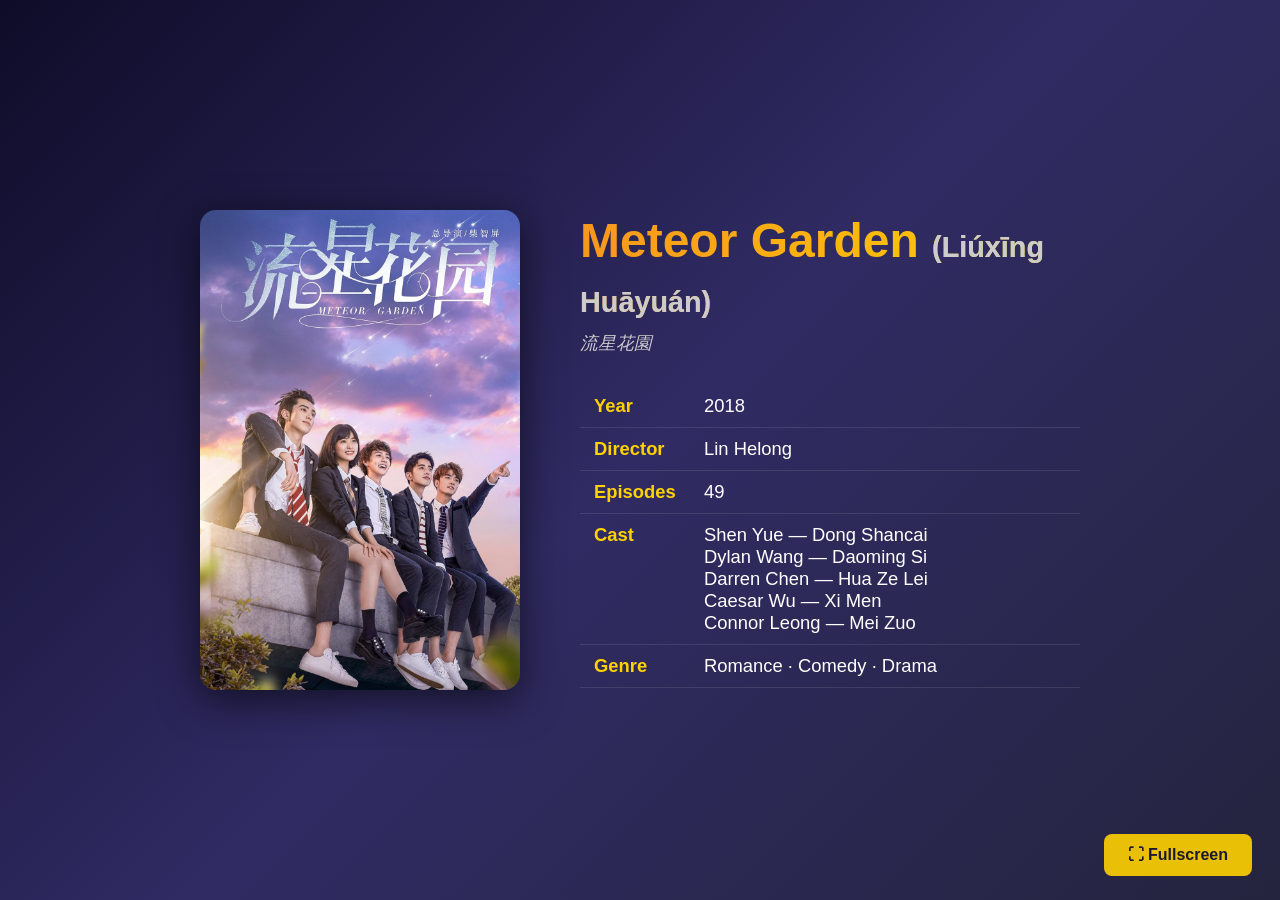
<file: English/index.html>
<!DOCTYPE html>
<html lang="en">
<head>
  <meta charset="UTF-8">
  <meta name="viewport" content="width=device-width, initial-scale=1.0">
  <title>Meteor Garden</title>
  <style>
    * { margin: 0; padding: 0; box-sizing: border-box; }

    body {
      font-family: 'Segoe UI', Arial, sans-serif;
      background: linear-gradient(135deg, #0f0c29, #302b63, #24243e);
      color: #fff;
      height: 100vh;
      display: flex;
      flex-direction: column;
      align-items: center;
      justify-content: center;
      overflow: hidden;
    }

    .slide {
      display: flex;
      align-items: center;
      justify-content: center;
      gap: 60px;
      max-width: 1200px;
      width: 90%;
      padding: 40px;
    }

    .poster {
      flex-shrink: 0;
      width: 320px;
      border-radius: 16px;
      box-shadow: 0 10px 40px rgba(0,0,0,0.6);
      transition: transform 0.3s;
    }
    .poster:hover { transform: scale(1.03); }

    .info {
      max-width: 500px;
    }

    .info h1 {
      font-size: 3rem;
      margin-bottom: 8px;
      background: linear-gradient(90deg, #f7971e, #ffd200);
      -webkit-background-clip: text;
      -webkit-text-fill-color: transparent;
    }

    .info .tagline {
      font-size: 1.1rem;
      color: #ccc;
      margin-bottom: 30px;
      font-style: italic;
    }

    .info table {
      border-collapse: collapse;
      width: 100%;
    }

    .info table td {
      padding: 10px 14px;
      font-size: 1.15rem;
      vertical-align: top;
    }

    .info table td:first-child {
      color: #ffd200;
      font-weight: 600;
      white-space: nowrap;
      width: 110px;
    }

    .info table tr {
      border-bottom: 1px solid rgba(255,255,255,0.1);
    }

    .fullscreen-btn {
      position: fixed;
      bottom: 24px;
      right: 28px;
      background: rgba(255, 210, 0, 0.9);
      color: #1a1a2e;
      border: none;
      padding: 12px 24px;
      border-radius: 8px;
      font-size: 1rem;
      font-weight: 700;
      cursor: pointer;
      transition: background 0.2s, transform 0.2s;
      z-index: 10;
    }
    .fullscreen-btn:hover {
      background: #f7971e;
      transform: scale(1.05);
    }

    @media (max-width: 800px) {
      .slide { flex-direction: column; gap: 30px; }
      .poster { width: 220px; }
      .info h1 { font-size: 2rem; }
    }
  </style>
</head>
<body>

  <div class="slide">
    <img class="poster" src="FILM_meteor_garden.jpg" alt="Meteor Garden Poster">

    <div class="info">
      <h1>Meteor Garden <span style="font-size:1.8rem; -webkit-text-fill-color:#ccc;">(Liúxīng Huāyuán)</span></h1>
      <p class="tagline">流星花園</p>

      <table>
        <tr>
          <td>Year</td>
          <td>2018</td>
        </tr>
        <tr>
          <td>Director</td>
          <td>Lin Helong</td>
        </tr>
        <tr>
          <td>Episodes</td>
          <td>49</td>
        </tr>
        <tr>
          <td>Cast</td>
          <td>
            Shen Yue — Dong Shancai<br>
            Dylan Wang — Daoming Si<br>
            Darren Chen — Hua Ze Lei<br>
            Caesar Wu — Xi Men<br>
            Connor Leong — Mei Zuo
          </td>
        </tr>
        <tr>
          <td>Genre</td>
          <td>Romance · Comedy · Drama</td>
        </tr>
      </table>
    </div>
  </div>

  <button class="fullscreen-btn" onclick="toggleFullscreen()">⛶ Fullscreen</button>

  <script>
    function toggleFullscreen() {
      if (!document.fullscreenElement) {
        document.documentElement.requestFullscreen();
      } else {
        document.exitFullscreen();
      }
    }

    document.addEventListener('fullscreenchange', () => {
      const btn = document.querySelector('.fullscreen-btn');
      btn.textContent = document.fullscreenElement ? '✕ Exit' : '⛶ Fullscreen';
    });
  </script>
</body>
</html>
</file>
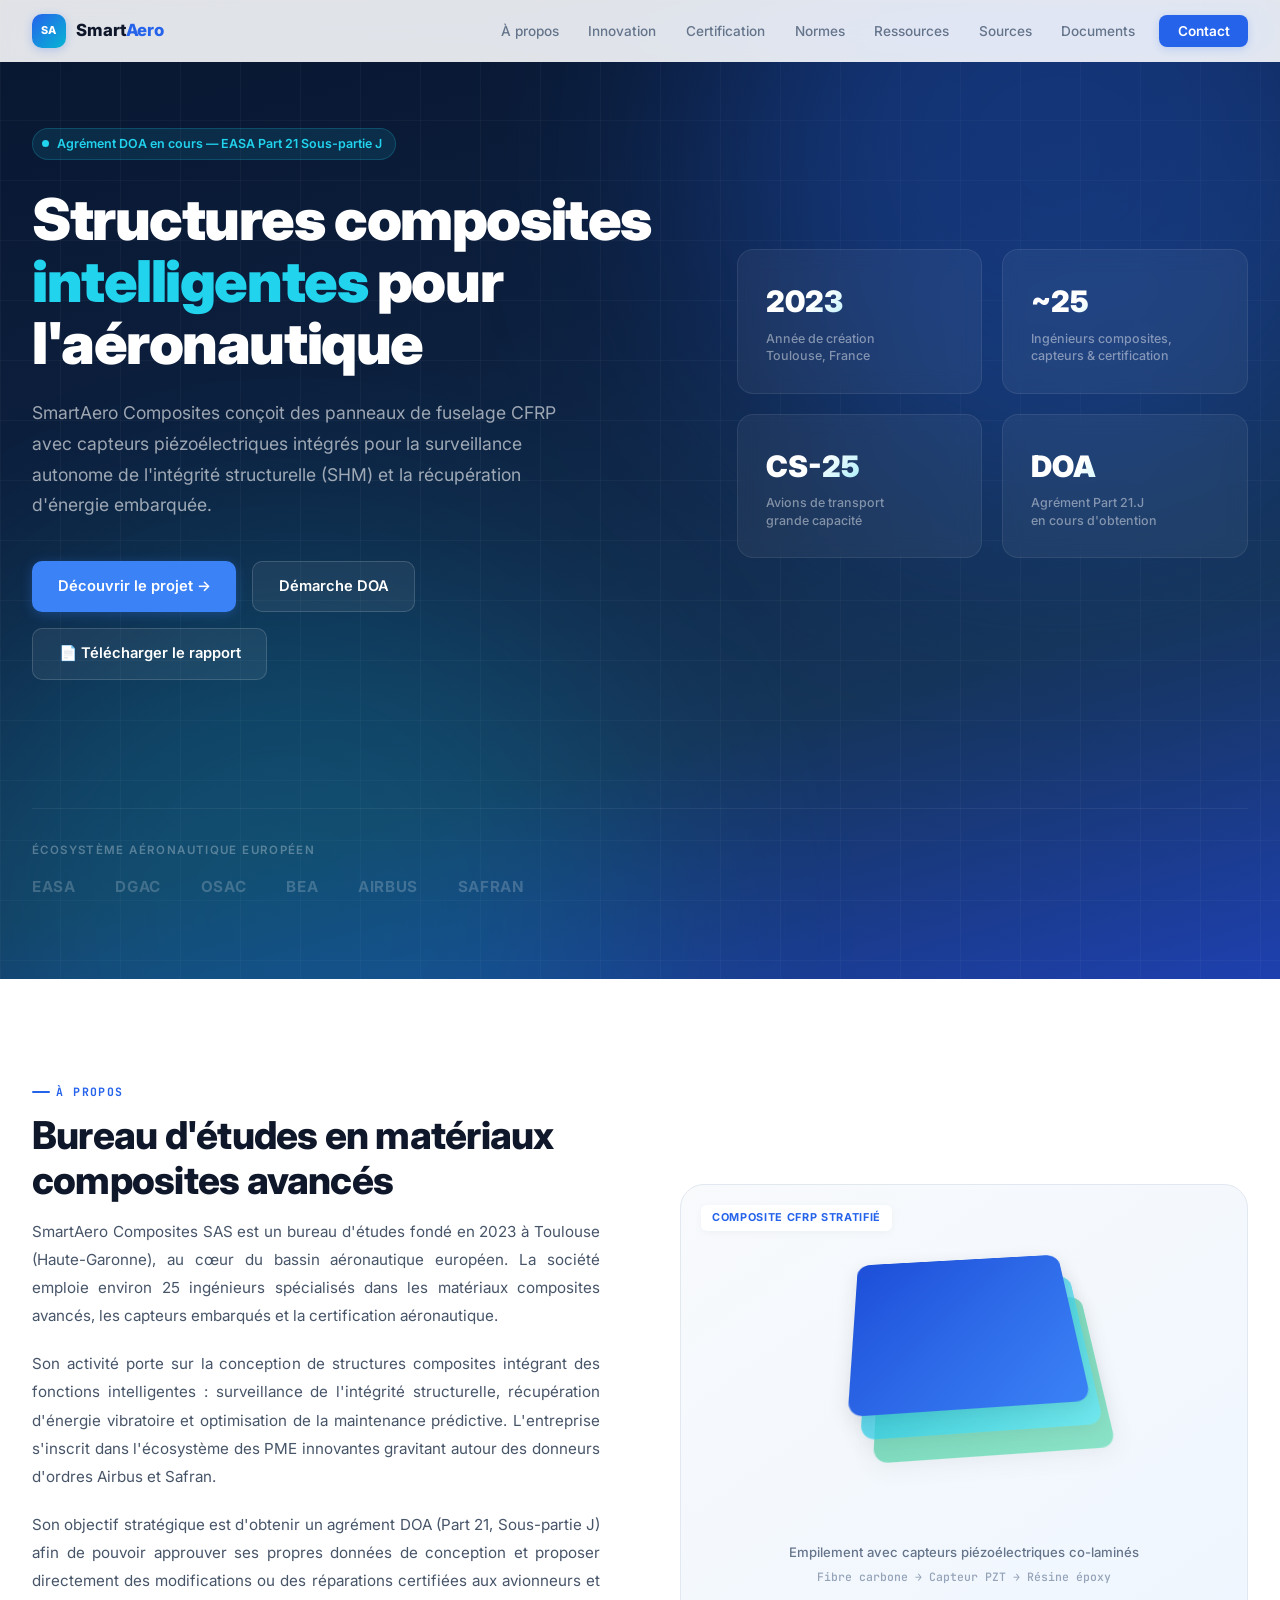
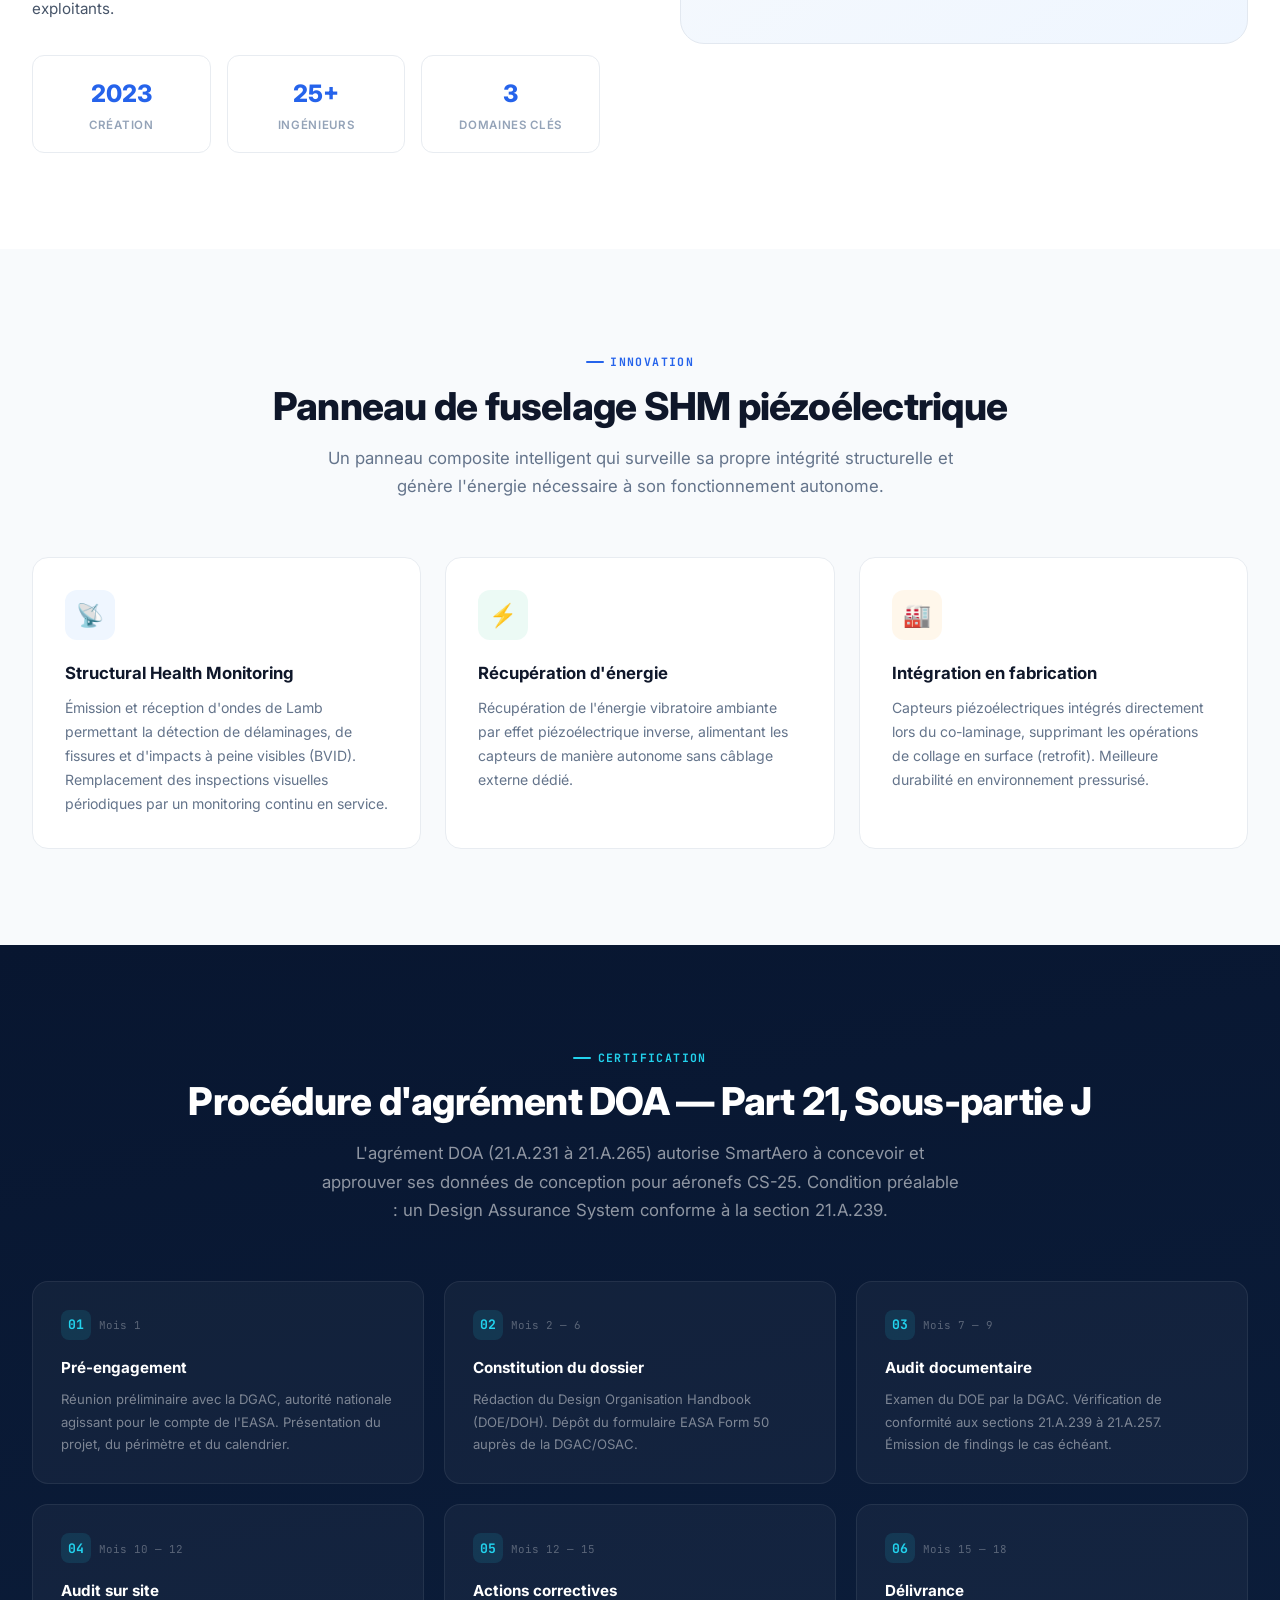
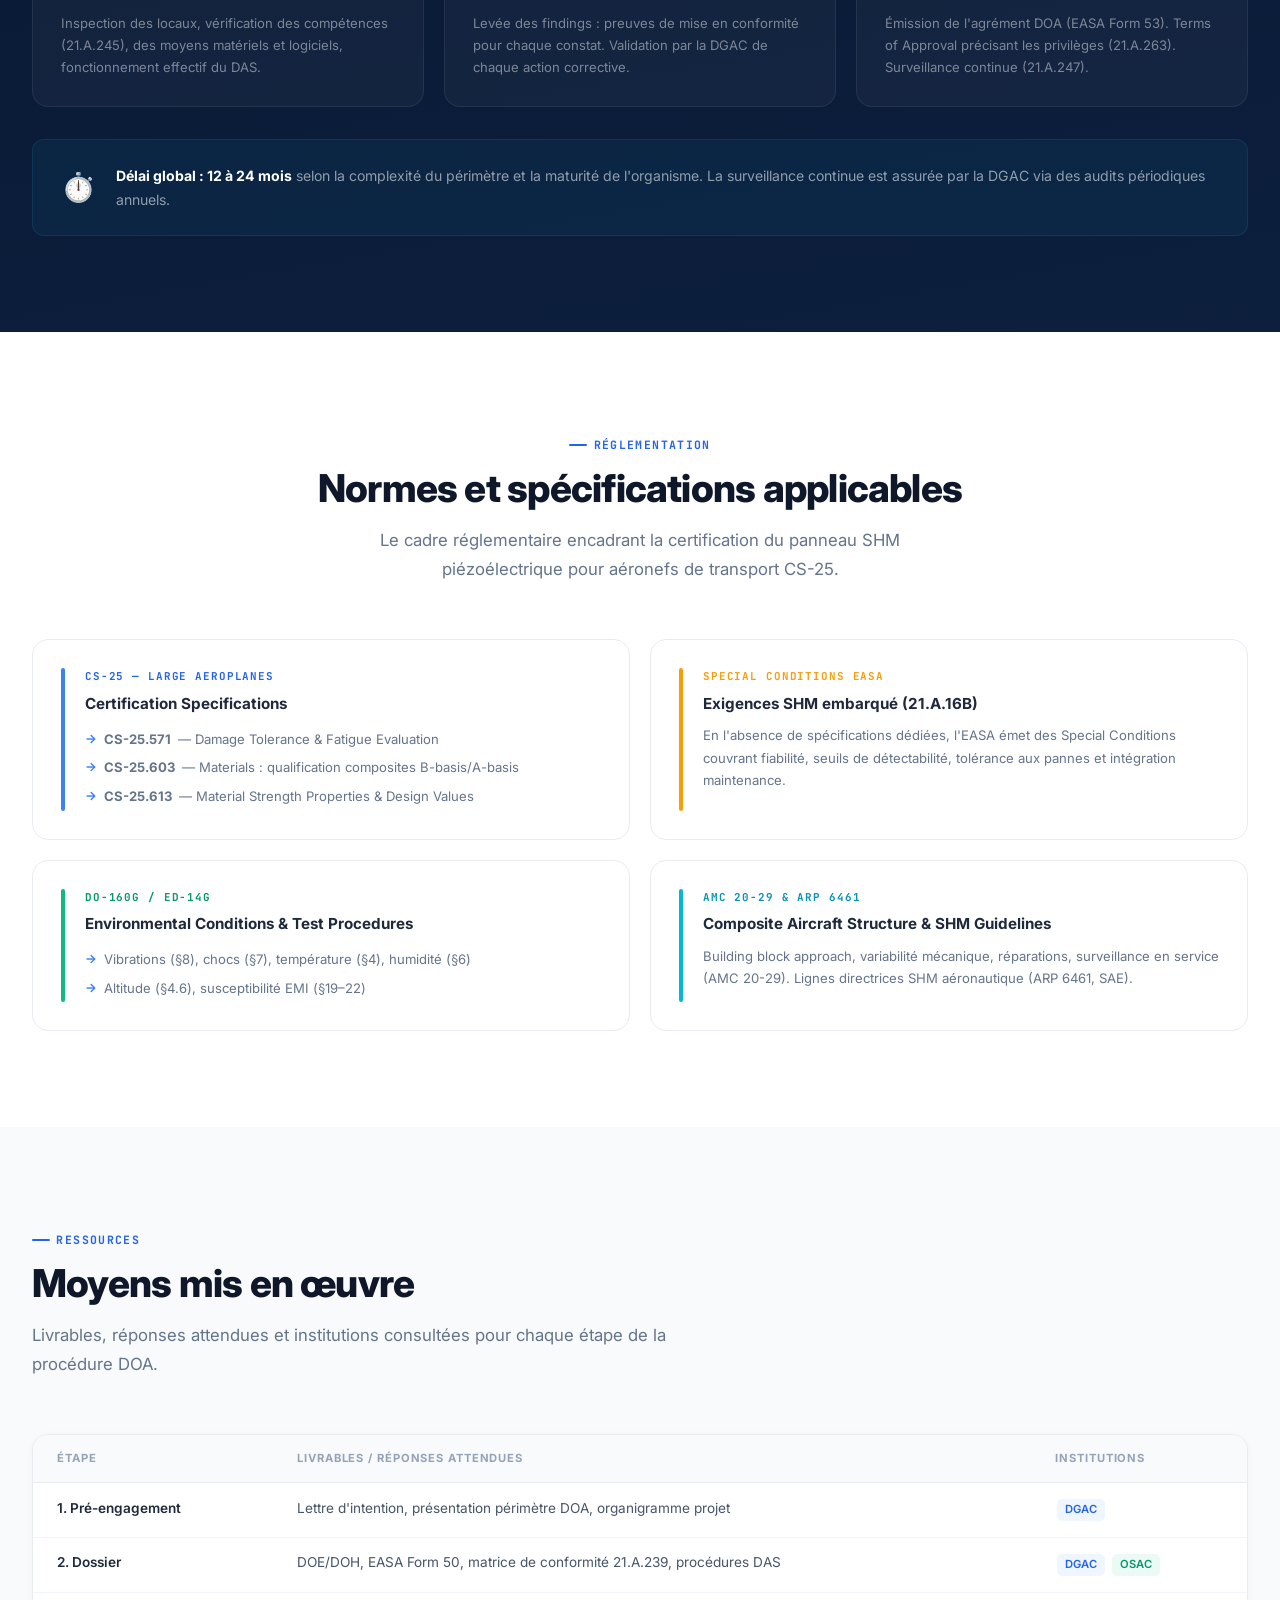
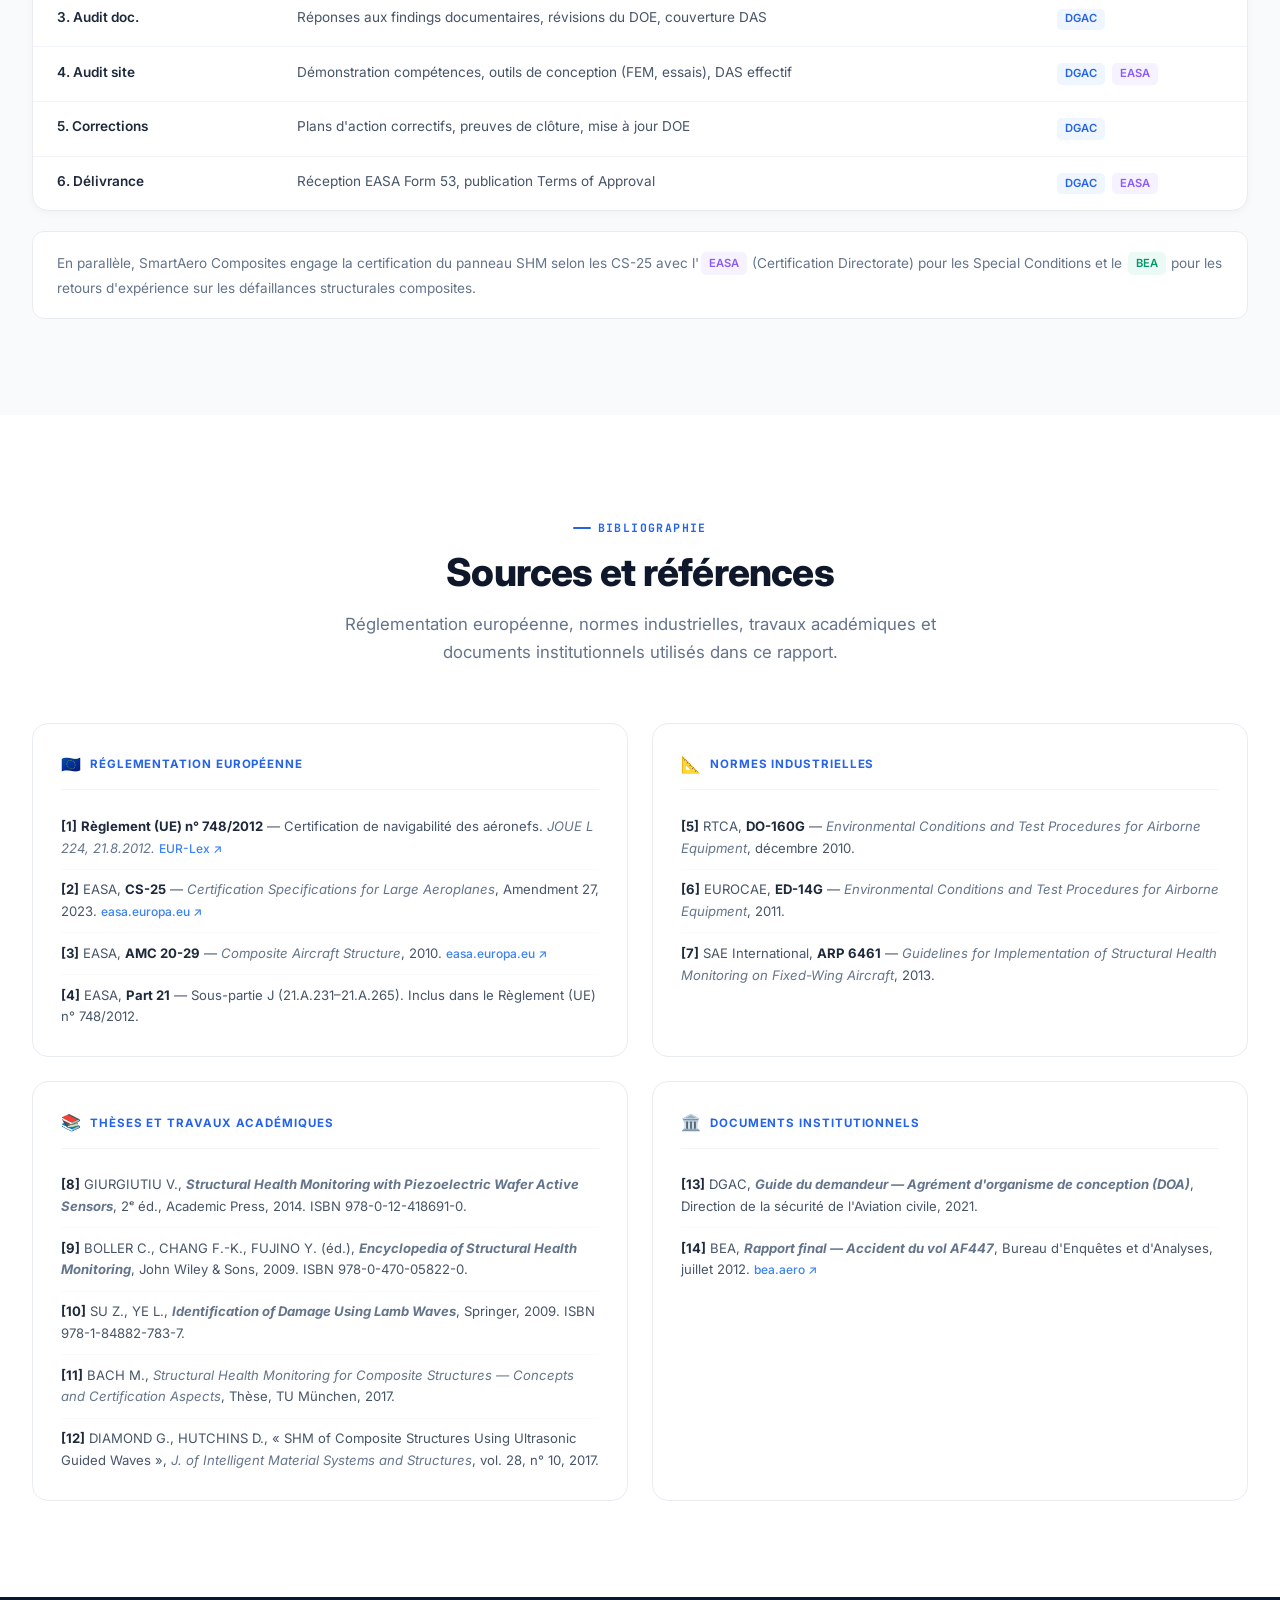
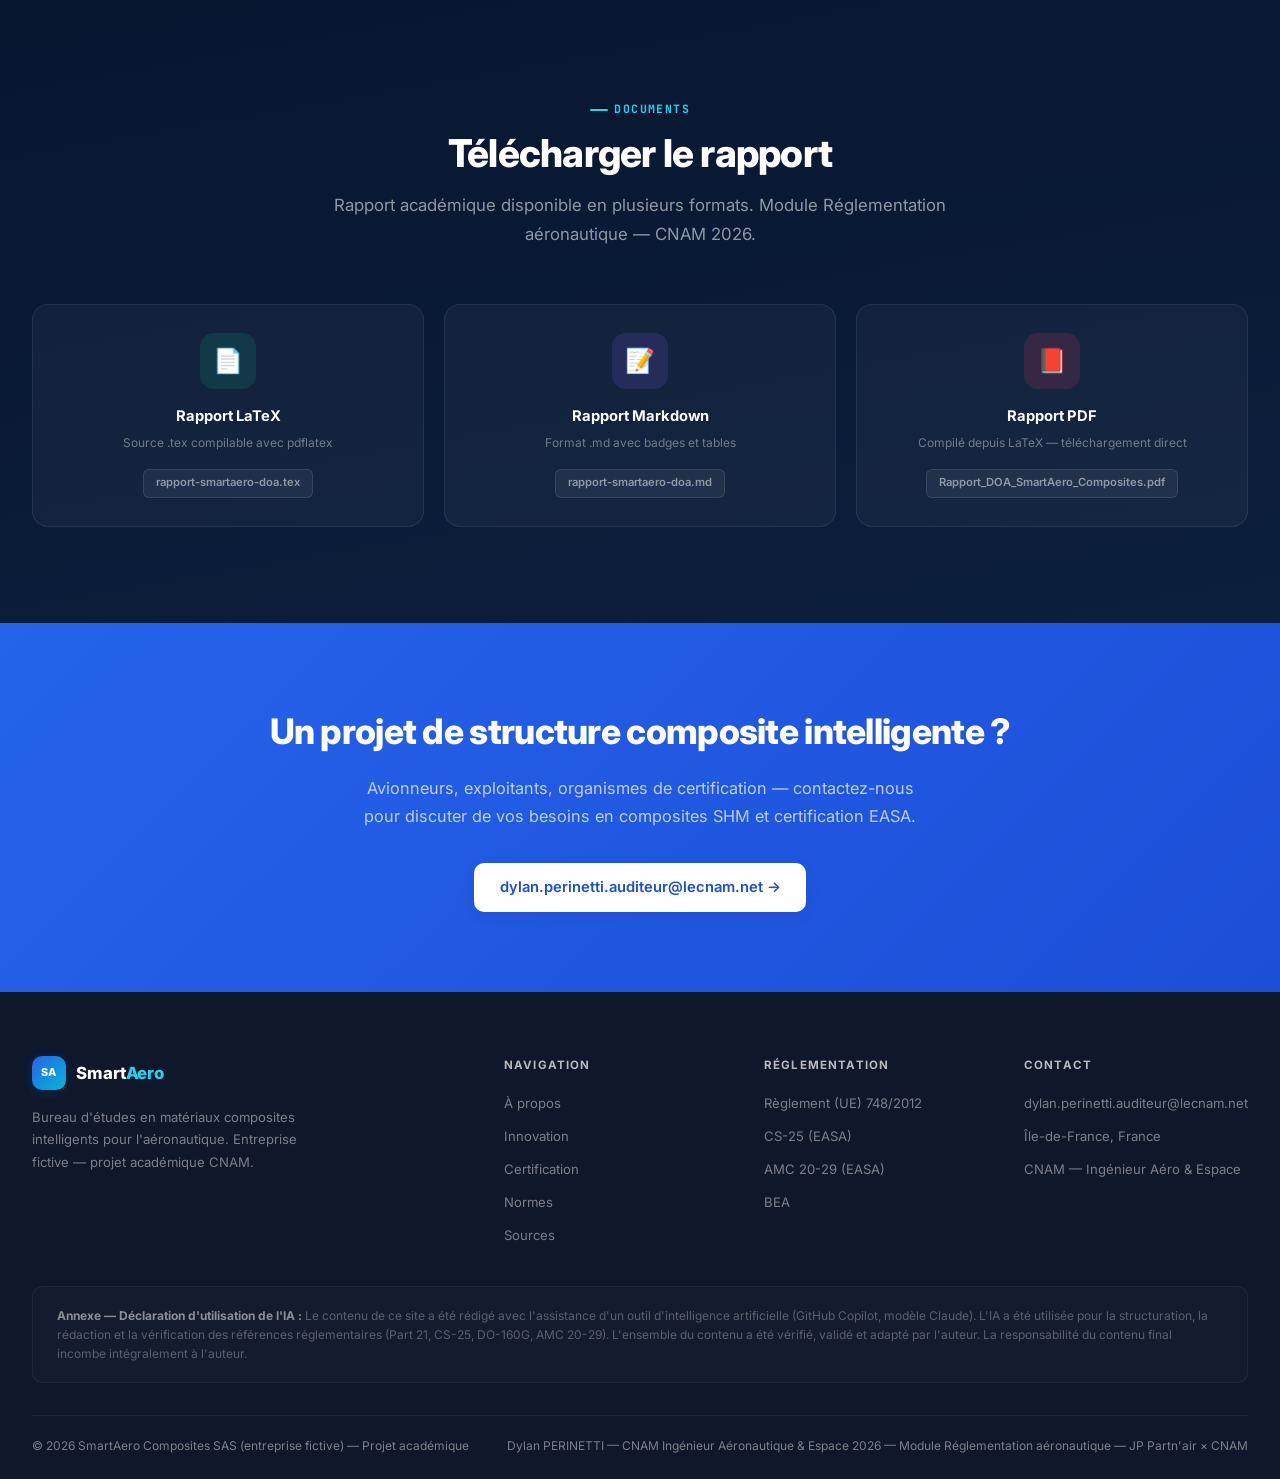
<file: ReglementationAeronautique/site-smartaero/index.html>
<!DOCTYPE html>
<html lang="fr">
<head>
  <meta charset="UTF-8">
  <meta name="viewport" content="width=device-width, initial-scale=1.0">
  <title>SmartAero Composites — Structures Composites Intelligentes pour l'Aéronautique</title>
  <meta name="description" content="SmartAero Composites SAS — Bureau d'études en matériaux composites intelligents. Panneaux de fuselage CFRP avec capteurs piézoélectriques SHM intégrés.">
  <link rel="preconnect" href="https://fonts.googleapis.com">
  <link href="https://fonts.googleapis.com/css2?family=Inter:wght@300;400;500;600;700;800;900&family=JetBrains+Mono:wght@400;500&display=swap" rel="stylesheet">
  <style>
    /* ===== DESIGN TOKENS ===== */
    :root {
      --white: #ffffff;
      --off-white: #fafbfc;
      --grey-50: #f8fafc;
      --grey-100: #f1f5f9;
      --grey-150: #e8ecf1;
      --grey-200: #e2e8f0;
      --grey-300: #cbd5e1;
      --grey-400: #94a3b8;
      --grey-500: #64748b;
      --grey-600: #475569;
      --grey-700: #334155;
      --grey-800: #1e293b;
      --grey-900: #0f172a;
      --blue-50: #eff6ff;
      --blue-100: #dbeafe;
      --blue-200: #bfdbfe;
      --blue-400: #60a5fa;
      --blue-500: #3b82f6;
      --blue-600: #2563eb;
      --blue-700: #1d4ed8;
      --blue-800: #1e40af;
      --blue-900: #1e3a8a;
      --navy-800: #0c1f3d;
      --navy-900: #081630;
      --cyan-300: #67e8f9;
      --cyan-400: #22d3ee;
      --cyan-500: #06b6d4;
      --cyan-600: #0891b2;
      --emerald-400: #34d399;
      --emerald-500: #10b981;
      --emerald-600: #059669;
      --amber-400: #fbbf24;
      --amber-500: #f59e0b;
      --rose-500: #f43f5e;
      --violet-500: #8b5cf6;
      --radius-sm: 8px;
      --radius: 12px;
      --radius-lg: 16px;
      --radius-xl: 24px;
      --shadow-xs: 0 1px 2px rgba(0,0,0,0.04);
      --shadow-sm: 0 2px 8px rgba(0,0,0,0.04);
      --shadow: 0 4px 16px rgba(0,0,0,0.06);
      --shadow-md: 0 8px 24px rgba(0,0,0,0.08);
      --shadow-lg: 0 16px 48px rgba(0,0,0,0.08);
      --shadow-xl: 0 24px 64px rgba(0,0,0,0.1);
    }

    * { margin: 0; padding: 0; box-sizing: border-box; }
    html { scroll-behavior: smooth; }
    body {
      font-family: 'Inter', -apple-system, BlinkMacSystemFont, 'Segoe UI', sans-serif;
      color: var(--grey-700);
      background: var(--white);
      line-height: 1.6;
      -webkit-font-smoothing: antialiased;
      -moz-osx-font-smoothing: grayscale;
    }

    /* ===== NAVBAR ===== */
    .nav {
      position: fixed; top: 0; left: 0; right: 0; z-index: 1000;
      background: rgba(255,255,255,0.88);
      backdrop-filter: blur(20px) saturate(180%);
      -webkit-backdrop-filter: blur(20px) saturate(180%);
      border-bottom: 1px solid transparent;
      transition: all 0.35s cubic-bezier(0.4,0,0.2,1);
    }
    .nav.scrolled {
      border-bottom-color: var(--grey-200);
      box-shadow: 0 1px 12px rgba(0,0,0,0.04);
    }
    .nav-inner {
      max-width: 1280px; margin: 0 auto;
      padding: 0.85rem 2rem;
      display: flex; justify-content: space-between; align-items: center;
    }
    .nav.scrolled .nav-inner { padding: 0.6rem 2rem; }
    .logo {
      display: flex; align-items: center; gap: 0.65rem;
      text-decoration: none; color: var(--grey-900);
      font-weight: 800; font-size: 1.05rem; letter-spacing: -0.01em;
    }
    .logo-mark {
      width: 34px; height: 34px;
      background: linear-gradient(135deg, var(--blue-600), var(--cyan-500));
      border-radius: 10px;
      display: flex; align-items: center; justify-content: center;
      color: white; font-weight: 800; font-size: 0.68rem;
      letter-spacing: 0.02em;
      box-shadow: 0 2px 8px rgba(37,99,235,0.25);
    }
    .logo-text span { color: var(--blue-600); }
    .nav-links { display: flex; align-items: center; gap: 0.15rem; list-style: none; }
    .nav-links a {
      padding: 0.45rem 0.85rem;
      text-decoration: none; color: var(--grey-500);
      font-size: 0.85rem; font-weight: 500;
      border-radius: var(--radius-sm);
      transition: all 0.2s;
    }
    .nav-links a:hover { color: var(--grey-800); background: var(--grey-50); }
    .nav-links a.active { color: var(--blue-600); background: var(--blue-50); }
    .nav-cta-link {
      margin-left: 0.5rem;
      padding: 0.5rem 1.15rem !important;
      background: var(--blue-600) !important;
      color: white !important;
      border-radius: var(--radius-sm) !important;
      font-weight: 600 !important;
      box-shadow: 0 2px 8px rgba(37,99,235,0.2);
      transition: all 0.25s !important;
    }
    .nav-cta-link:hover {
      background: var(--blue-700) !important;
      transform: translateY(-1px);
      box-shadow: 0 4px 16px rgba(37,99,235,0.3) !important;
    }
    .hamburger {
      display: none; cursor: pointer; padding: 6px;
      flex-direction: column; gap: 5px; background: none; border: none;
    }
    .hamburger span {
      width: 20px; height: 2px; background: var(--grey-700);
      border-radius: 2px; transition: all 0.3s;
    }

    /* ===== HERO ===== */
    .hero {
      min-height: 100vh;
      padding: 8rem 2rem 5rem;
      background: linear-gradient(165deg, var(--navy-900) 0%, var(--navy-800) 35%, #153458 70%, var(--blue-800) 100%);
      color: white; position: relative; overflow: hidden;
      display: flex; align-items: center;
    }
    .hero-bg-grid {
      position: absolute; inset: 0;
      background-image:
        linear-gradient(rgba(255,255,255,0.03) 1px, transparent 1px),
        linear-gradient(90deg, rgba(255,255,255,0.03) 1px, transparent 1px);
      background-size: 60px 60px;
      pointer-events: none;
    }
    .hero-bg-glow {
      position: absolute;
      width: 700px; height: 700px;
      border-radius: 50%;
      filter: blur(120px);
      pointer-events: none; opacity: 0.35;
    }
    .hero-bg-glow.g1 { top: -20%; right: -10%; background: var(--blue-600); }
    .hero-bg-glow.g2 { bottom: -30%; left: -5%; background: var(--cyan-500); opacity: 0.2; }
    .hero-inner {
      max-width: 1280px; margin: 0 auto; width: 100%;
      position: relative; z-index: 2;
      display: grid; grid-template-columns: 1.1fr 0.9fr; gap: 5rem; align-items: center;
    }
    .hero-eyebrow {
      display: inline-flex; align-items: center; gap: 0.5rem;
      padding: 0.3rem 0.85rem 0.3rem 0.55rem;
      background: rgba(34,211,238,0.1);
      border: 1px solid rgba(34,211,238,0.2);
      border-radius: 50px; margin-bottom: 1.75rem;
      font-size: 0.78rem; font-weight: 600; color: var(--cyan-400);
    }
    .eyebrow-dot {
      width: 7px; height: 7px; border-radius: 50%;
      background: var(--cyan-400);
      animation: eyebrowPulse 2s ease-in-out infinite;
    }
    @keyframes eyebrowPulse {
      0%,100% { opacity: 1; box-shadow: 0 0 0 0 rgba(34,211,238,0.4); }
      50% { opacity: 0.5; box-shadow: 0 0 0 4px rgba(34,211,238,0); }
    }
    .hero h1 {
      font-size: clamp(2.4rem, 4.8vw, 3.6rem);
      font-weight: 900; line-height: 1.08;
      letter-spacing: -0.025em; margin-bottom: 1.5rem;
    }
    .hero h1 .accent { color: var(--cyan-400); }
    .hero-lead {
      font-size: 1.1rem; color: rgba(255,255,255,0.6);
      line-height: 1.75; margin-bottom: 2.5rem; max-width: 540px;
    }
    .hero-actions { display: flex; gap: 1rem; flex-wrap: wrap; }
    .btn {
      display: inline-flex; align-items: center; gap: 0.5rem;
      padding: 0.8rem 1.6rem;
      border-radius: 10px; font-size: 0.92rem; font-weight: 600;
      text-decoration: none; cursor: pointer; border: none;
      font-family: inherit; transition: all 0.25s;
    }
    .btn-primary { background: var(--blue-500); color: white; box-shadow: 0 2px 12px rgba(59,130,246,0.3); }
    .btn-primary:hover { background: var(--blue-600); transform: translateY(-2px); box-shadow: 0 6px 24px rgba(59,130,246,0.35); }
    .btn-ghost { background: rgba(255,255,255,0.06); color: white; border: 1px solid rgba(255,255,255,0.15); }
    .btn-ghost:hover { background: rgba(255,255,255,0.12); border-color: rgba(255,255,255,0.3); }
    .btn-sm { padding: 0.55rem 1.1rem; font-size: 0.82rem; border-radius: 8px; }
    .btn-outline-blue { background: transparent; color: var(--blue-600); border: 1px solid var(--blue-200); }
    .btn-outline-blue:hover { background: var(--blue-50); border-color: var(--blue-400); }
    .btn-white { background: white; color: var(--blue-700); box-shadow: var(--shadow); }
    .btn-white:hover { transform: translateY(-2px); box-shadow: var(--shadow-md); }

    /* Hero Stats */
    .hero-metrics {
      display: grid; grid-template-columns: 1fr 1fr; gap: 1.25rem;
    }
    .metric-card {
      background: rgba(255,255,255,0.05);
      border: 1px solid rgba(255,255,255,0.08);
      border-radius: var(--radius-lg); padding: 1.75rem;
      backdrop-filter: blur(10px);
      transition: all 0.3s;
    }
    .metric-card:hover { background: rgba(255,255,255,0.09); transform: translateY(-4px); }
    .metric-value {
      font-size: 1.85rem; font-weight: 900; margin-bottom: 0.25rem;
      background: linear-gradient(135deg, white 30%, var(--cyan-400));
      -webkit-background-clip: text; -webkit-text-fill-color: transparent;
    }
    .metric-label { font-size: 0.78rem; color: rgba(255,255,255,0.45); font-weight: 500; line-height: 1.4; }

    /* Trusted By */
    .hero-trust {
      margin-top: 3rem; padding-top: 2rem;
      border-top: 1px solid rgba(255,255,255,0.06);
      grid-column: 1 / -1;
    }
    .hero-trust p {
      font-size: 0.72rem; font-weight: 600; text-transform: uppercase;
      letter-spacing: 0.12em; color: rgba(255,255,255,0.3); margin-bottom: 1rem;
    }
    .trust-logos {
      display: flex; gap: 2.5rem; align-items: center; flex-wrap: wrap;
    }
    .trust-logo {
      font-size: 0.95rem; font-weight: 700; color: rgba(255,255,255,0.2);
      letter-spacing: 0.04em; transition: color 0.3s;
    }
    .trust-logo:hover { color: rgba(255,255,255,0.5); }

    /* ===== SECTION SYSTEM ===== */
    .section { padding: 6rem 2rem; }
    .section-compact { padding: 4.5rem 2rem; }
    .section-grey { background: var(--grey-50); }
    .section-dark { background: var(--grey-900); color: white; }
    .section-navy { background: linear-gradient(170deg, var(--navy-900), var(--navy-800)); color: white; }
    .container { max-width: 1280px; margin: 0 auto; }
    .container-narrow { max-width: 960px; margin: 0 auto; }

    .sect-label {
      display: inline-flex; align-items: center; gap: 0.4rem;
      font-size: 0.72rem; font-weight: 700; text-transform: uppercase;
      letter-spacing: 0.12em; margin-bottom: 0.75rem;
      font-family: 'JetBrains Mono', monospace;
    }
    .sect-label.blue { color: var(--blue-600); }
    .sect-label.cyan { color: var(--cyan-500); }
    .sect-label.white { color: var(--cyan-400); }
    .sect-label::before {
      content: ''; width: 18px; height: 2px; border-radius: 2px;
      background: currentColor;
    }
    .sect-title {
      font-size: clamp(1.75rem, 3.2vw, 2.4rem);
      font-weight: 800; line-height: 1.15; letter-spacing: -0.02em;
      margin-bottom: 1rem;
    }
    .sect-title.dark { color: var(--grey-900); }
    .sect-sub {
      font-size: 1.05rem; color: var(--grey-500); line-height: 1.7;
      max-width: 640px;
    }
    .section-navy .sect-sub { color: rgba(255,255,255,0.55); }
    .sect-head { margin-bottom: 3.5rem; }
    .sect-head.center { text-align: center; }
    .sect-head.center .sect-sub { margin: 0 auto; }

    /* ===== ABOUT ===== */
    .about-layout {
      display: grid; grid-template-columns: 1fr 1fr; gap: 5rem; align-items: center;
    }
    .about-body p {
      font-size: 0.95rem; color: var(--grey-600); line-height: 1.85;
      margin-bottom: 1.25rem; text-align: justify;
    }
    .kpi-row {
      display: grid; grid-template-columns: repeat(3, 1fr); gap: 1rem;
      margin-top: 2rem;
    }
    .kpi {
      padding: 1.15rem; border-radius: var(--radius);
      border: 1px solid var(--grey-150); background: var(--white);
      text-align: center; transition: all 0.3s;
    }
    .kpi:hover { border-color: var(--blue-200); box-shadow: var(--shadow); }
    .kpi-num { font-size: 1.5rem; font-weight: 800; color: var(--blue-600); margin-bottom: 0.15rem; }
    .kpi-txt { font-size: 0.72rem; font-weight: 600; color: var(--grey-400); text-transform: uppercase; letter-spacing: 0.06em; }

    /* About Visual */
    .about-visual {
      background: linear-gradient(145deg, var(--grey-50), var(--blue-50));
      border-radius: var(--radius-xl); border: 1px solid var(--grey-200);
      padding: 3rem; min-height: 460px;
      display: flex; flex-direction: column; align-items: center; justify-content: center;
      position: relative; overflow: hidden;
    }
    .about-visual-tag {
      position: absolute; top: 1.25rem; left: 1.25rem;
      padding: 0.25rem 0.7rem; background: white; border-radius: 6px;
      font-size: 0.68rem; font-weight: 700; color: var(--blue-600);
      box-shadow: var(--shadow-sm);
      text-transform: uppercase; letter-spacing: 0.06em;
    }
    .layers-3d { width: 220px; height: 220px; position: relative; perspective: 800px; }
    .layer-3d {
      position: absolute; width: 100%; border-radius: 14px;
      transition: all 0.5s cubic-bezier(0.4,0,0.2,1);
      box-shadow: 0 4px 20px rgba(0,0,0,0.1);
    }
    .layer-3d:nth-child(1) { height: 170px; top: 0; left: 0; background: linear-gradient(135deg, var(--blue-700), var(--blue-500)); transform: perspective(800px) rotateX(28deg) rotateZ(-4deg); z-index: 3; }
    .layer-3d:nth-child(2) { height: 170px; top: 22px; left: 12px; background: linear-gradient(135deg, var(--cyan-500), var(--cyan-300)); transform: perspective(800px) rotateX(28deg) rotateZ(-4deg); z-index: 2; opacity: 0.75; }
    .layer-3d:nth-child(3) { height: 170px; top: 44px; left: 24px; background: linear-gradient(135deg, var(--emerald-500), var(--emerald-400)); transform: perspective(800px) rotateX(28deg) rotateZ(-4deg); z-index: 1; opacity: 0.55; }
    .about-visual:hover .layer-3d:nth-child(1) { top: -14px; transform: perspective(800px) rotateX(22deg) rotateZ(-6deg); }
    .about-visual:hover .layer-3d:nth-child(3) { top: 64px; transform: perspective(800px) rotateX(34deg) rotateZ(-2deg); }
    .about-visual-cap {
      margin-top: 5rem; text-align: center;
    }
    .about-visual-cap p { font-size: 0.82rem; color: var(--grey-500); font-weight: 500; }
    .about-visual-cap .mono { font-family: 'JetBrains Mono', monospace; font-size: 0.72rem; color: var(--grey-400); margin-top: 0.3rem; }

    /* ===== INNOVATION CARDS ===== */
    .inno-grid { display: grid; grid-template-columns: repeat(3, 1fr); gap: 1.5rem; }
    .inno-card {
      background: var(--white); border: 1px solid var(--grey-150);
      border-radius: var(--radius-lg); padding: 2rem;
      transition: all 0.35s; position: relative; overflow: hidden;
    }
    .inno-card::after {
      content: ''; position: absolute; top: 0; left: 0; right: 0;
      height: 3px; border-radius: 3px 3px 0 0;
      opacity: 0; transition: opacity 0.3s;
    }
    .inno-card:hover { transform: translateY(-6px); box-shadow: var(--shadow-lg); border-color: var(--blue-100); }
    .inno-card:hover::after { opacity: 1; }
    .inno-card:nth-child(1)::after { background: linear-gradient(90deg, var(--blue-500), var(--cyan-500)); }
    .inno-card:nth-child(2)::after { background: linear-gradient(90deg, var(--emerald-500), var(--cyan-500)); }
    .inno-card:nth-child(3)::after { background: linear-gradient(90deg, var(--amber-500), var(--amber-400)); }
    .inno-icon {
      width: 50px; height: 50px; border-radius: var(--radius);
      display: flex; align-items: center; justify-content: center;
      font-size: 1.4rem; margin-bottom: 1.25rem;
    }
    .inno-icon.i-blue { background: var(--blue-50); }
    .inno-icon.i-green { background: rgba(16,185,129,0.08); }
    .inno-icon.i-amber { background: rgba(245,158,11,0.08); }
    .inno-card h3 { font-size: 1.05rem; font-weight: 700; color: var(--grey-900); margin-bottom: 0.6rem; }
    .inno-card p { font-size: 0.88rem; color: var(--grey-500); line-height: 1.7; }

    /* ===== PROCESS / DOA ===== */
    .process-grid { display: grid; grid-template-columns: repeat(3, 1fr); gap: 1.25rem; }
    .process-card {
      background: rgba(255,255,255,0.04); border: 1px solid rgba(255,255,255,0.07);
      border-radius: var(--radius-lg); padding: 1.75rem;
      transition: all 0.3s; position: relative;
    }
    .process-card:hover { background: rgba(255,255,255,0.08); transform: translateY(-4px); border-color: rgba(34,211,238,0.15); }
    .step-num {
      display: inline-flex; align-items: center; justify-content: center;
      width: 30px; height: 30px;
      background: rgba(34,211,238,0.12); color: var(--cyan-400);
      border-radius: 8px; font-size: 0.82rem; font-weight: 700;
      font-family: 'JetBrains Mono', monospace; margin-bottom: 1rem;
    }
    .step-timing {
      display: inline-block; margin-left: 0.5rem;
      font-size: 0.68rem; color: rgba(255,255,255,0.3);
      font-family: 'JetBrains Mono', monospace;
    }
    .process-card h4 { font-size: 0.95rem; font-weight: 700; margin-bottom: 0.5rem; }
    .process-card p { font-size: 0.82rem; color: rgba(255,255,255,0.45); line-height: 1.7; }
    .process-note {
      margin-top: 2rem; padding: 1.5rem 1.75rem;
      background: rgba(34,211,238,0.05); border: 1px solid rgba(34,211,238,0.1);
      border-radius: var(--radius); display: flex; align-items: center; gap: 1.25rem;
    }
    .process-note-icon { font-size: 1.75rem; flex-shrink: 0; }
    .process-note p { font-size: 0.88rem; color: rgba(255,255,255,0.55); line-height: 1.65; }
    .process-note strong { color: white; }

    /* ===== NORMS ===== */
    .norms-grid { display: grid; grid-template-columns: repeat(2, 1fr); gap: 1.25rem; }
    .norm-card {
      background: var(--white); border: 1px solid var(--grey-150);
      border-radius: var(--radius-lg); padding: 1.75rem;
      transition: all 0.3s; display: flex; gap: 1.25rem;
    }
    .norm-card:hover { transform: translateY(-4px); box-shadow: var(--shadow-md); border-color: var(--blue-100); }
    .norm-bar { width: 4px; border-radius: 4px; flex-shrink: 0; }
    .norm-bar.n-blue { background: var(--blue-500); }
    .norm-bar.n-amber { background: var(--amber-500); }
    .norm-bar.n-green { background: var(--emerald-500); }
    .norm-bar.n-cyan { background: var(--cyan-500); }
    .norm-tag {
      font-size: 0.68rem; font-weight: 700; text-transform: uppercase;
      letter-spacing: 0.08em; margin-bottom: 0.4rem;
      font-family: 'JetBrains Mono', monospace;
    }
    .norm-tag.t-blue { color: var(--blue-600); }
    .norm-tag.t-amber { color: var(--amber-500); }
    .norm-tag.t-green { color: var(--emerald-600); }
    .norm-tag.t-cyan { color: var(--cyan-600); }
    .norm-card h4 { font-size: 0.95rem; font-weight: 700; color: var(--grey-800); margin-bottom: 0.5rem; }
    .norm-card p, .norm-card li { font-size: 0.82rem; color: var(--grey-500); line-height: 1.7; }
    .norm-card ul { list-style: none; margin-top: 0.5rem; }
    .norm-card ul li { padding: 0.2rem 0; display: flex; gap: 0.45rem; }
    .norm-card ul li::before { content: '→'; color: var(--blue-500); font-weight: 700; flex-shrink: 0; font-size: 0.78rem; }

    /* ===== MEANS TABLE ===== */
    .table-wrap {
      background: var(--white); border: 1px solid var(--grey-150);
      border-radius: var(--radius-lg); overflow: hidden;
      box-shadow: var(--shadow-sm);
    }
    .dtable { width: 100%; border-collapse: collapse; font-size: 0.85rem; }
    .dtable thead { background: var(--grey-50); }
    .dtable th {
      padding: 0.9rem 1.5rem; text-align: left;
      font-size: 0.7rem; font-weight: 700; text-transform: uppercase;
      letter-spacing: 0.08em; color: var(--grey-400);
      border-bottom: 1px solid var(--grey-150);
    }
    .dtable td {
      padding: 0.9rem 1.5rem; border-bottom: 1px solid var(--grey-100);
      color: var(--grey-600); vertical-align: top; line-height: 1.6;
    }
    .dtable tr:last-child td { border-bottom: none; }
    .dtable tbody tr:hover td { background: var(--blue-50); }
    .dtable td:first-child { font-weight: 600; color: var(--grey-800); white-space: nowrap; }
    .pill {
      display: inline-block; padding: 0.12rem 0.5rem;
      border-radius: 5px; font-size: 0.7rem; font-weight: 600; margin: 0.1rem;
    }
    .pill-blue { background: var(--blue-50); color: var(--blue-600); }
    .pill-green { background: rgba(16,185,129,0.08); color: var(--emerald-600); }
    .pill-purple { background: rgba(139,92,246,0.08); color: var(--violet-500); }

    /* ===== SOURCES / BIBLIOGRAPHY ===== */
    .sources-grid { display: grid; grid-template-columns: repeat(2, 1fr); gap: 1.5rem; }
    .source-group {
      background: var(--white); border: 1px solid var(--grey-150);
      border-radius: var(--radius-lg); padding: 1.75rem;
      transition: all 0.3s;
    }
    .source-group:hover { box-shadow: var(--shadow); border-color: var(--grey-200); }
    .source-group-label {
      display: flex; align-items: center; gap: 0.5rem;
      font-size: 0.72rem; font-weight: 700; text-transform: uppercase;
      letter-spacing: 0.08em; color: var(--blue-600); margin-bottom: 1rem;
      padding-bottom: 0.75rem; border-bottom: 1px solid var(--grey-100);
    }
    .source-group-icon { font-size: 1rem; }
    .source-item {
      padding: 0.6rem 0;
      border-bottom: 1px solid var(--grey-50);
      font-size: 0.82rem; color: var(--grey-600); line-height: 1.65;
    }
    .source-item:last-child { border-bottom: none; padding-bottom: 0; }
    .source-item strong { color: var(--grey-800); }
    .source-item em { color: var(--grey-500); }
    .source-item a {
      color: var(--blue-500); text-decoration: none;
      font-size: 0.75rem; font-weight: 500;
    }
    .source-item a:hover { text-decoration: underline; }

    /* ===== DOWNLOADS ===== */
    .downloads-grid { display: grid; grid-template-columns: repeat(3, 1fr); gap: 1.25rem; margin-top: 2.5rem; }
    .dl-card {
      background: rgba(255,255,255,0.04); border: 1px solid rgba(255,255,255,0.08);
      border-radius: var(--radius-lg); padding: 1.75rem;
      display: flex; flex-direction: column; align-items: center; text-align: center;
      transition: all 0.3s; text-decoration: none; color: white;
    }
    .dl-card:hover { background: rgba(255,255,255,0.08); transform: translateY(-4px); border-color: rgba(34,211,238,0.2); }
    .dl-icon {
      width: 56px; height: 56px; border-radius: 14px;
      display: flex; align-items: center; justify-content: center;
      font-size: 1.5rem; margin-bottom: 1rem;
    }
    .dl-icon.pdf { background: rgba(244,63,94,0.15); }
    .dl-icon.tex { background: rgba(16,185,129,0.15); }
    .dl-icon.md { background: rgba(139,92,246,0.15); }
    .dl-card h4 { font-size: 0.92rem; font-weight: 700; margin-bottom: 0.3rem; }
    .dl-card p { font-size: 0.75rem; color: rgba(255,255,255,0.4); }
    .dl-badge {
      margin-top: 1rem; padding: 0.3rem 0.75rem;
      background: rgba(255,255,255,0.06); border: 1px solid rgba(255,255,255,0.1);
      border-radius: 6px; font-size: 0.7rem; font-weight: 600; color: rgba(255,255,255,0.5);
    }

    /* ===== CTA ===== */
    .cta {
      padding: 5rem 2rem;
      background: linear-gradient(135deg, var(--blue-600), var(--blue-700));
      text-align: center; color: white;
    }
    .cta h2 { font-size: clamp(1.6rem, 3vw, 2.2rem); font-weight: 800; margin-bottom: 1rem; letter-spacing: -0.02em; }
    .cta p { font-size: 1.02rem; color: rgba(255,255,255,0.7); max-width: 580px; margin: 0 auto 2rem; line-height: 1.7; }

    /* ===== FOOTER ===== */
    .footer {
      padding: 4rem 2rem 1.5rem;
      background: var(--grey-900); color: rgba(255,255,255,0.45);
    }
    .footer-grid {
      max-width: 1280px; margin: 0 auto;
      display: grid; grid-template-columns: 2fr 1fr 1fr 1fr; gap: 3rem;
    }
    .footer-brand .logo { margin-bottom: 1rem; }
    .footer-brand p { font-size: 0.82rem; line-height: 1.7; max-width: 300px; }
    .footer h5 {
      font-size: 0.72rem; font-weight: 700; text-transform: uppercase;
      letter-spacing: 0.1em; color: rgba(255,255,255,0.7); margin-bottom: 1rem;
    }
    .footer ul { list-style: none; }
    .footer ul li { margin-bottom: 0.45rem; }
    .footer ul a { color: rgba(255,255,255,0.45); text-decoration: none; font-size: 0.82rem; transition: color 0.2s; }
    .footer ul a:hover { color: white; }
    .footer-ia {
      max-width: 1280px; margin: 2rem auto 0;
      padding: 1.15rem 1.5rem;
      background: rgba(255,255,255,0.02); border: 1px solid rgba(255,255,255,0.05);
      border-radius: 10px; font-size: 0.75rem; color: rgba(255,255,255,0.3); line-height: 1.6;
    }
    .footer-ia strong { color: rgba(255,255,255,0.5); }
    .footer-bottom {
      max-width: 1280px; margin: 2rem auto 0; padding-top: 1.25rem;
      border-top: 1px solid rgba(255,255,255,0.06);
      display: flex; justify-content: space-between; align-items: center;
      font-size: 0.75rem; flex-wrap: wrap; gap: 0.75rem;
    }

    /* ===== REVEAL ===== */
    .reveal {
      opacity: 0; transform: translateY(20px);
      transition: opacity 0.55s cubic-bezier(0.4,0,0.2,1), transform 0.55s cubic-bezier(0.4,0,0.2,1);
    }
    .reveal.vis { opacity: 1; transform: translateY(0); }
    .r-d1 { transition-delay: 0.08s; }
    .r-d2 { transition-delay: 0.16s; }
    .r-d3 { transition-delay: 0.24s; }

    /* ===== RESPONSIVE ===== */
    @media (max-width: 1024px) {
      .hero-inner { grid-template-columns: 1fr; text-align: center; }
      .hero-lead { margin: 0 auto 2.5rem; }
      .hero-actions { justify-content: center; }
      .hero-metrics { max-width: 460px; margin: 3rem auto 0; }
      .about-layout { grid-template-columns: 1fr; }
      .process-grid { grid-template-columns: 1fr 1fr; }
      .downloads-grid { grid-template-columns: 1fr 1fr; }
      .footer-grid { grid-template-columns: 1fr 1fr; }
    }
    @media (max-width: 768px) {
      .nav-links {
        display: none; position: absolute; top: 100%; left: 0; right: 0;
        background: white; flex-direction: column; padding: 1rem;
        border-bottom: 1px solid var(--grey-200); box-shadow: var(--shadow);
      }
      .nav-links.open { display: flex; }
      .hamburger { display: flex; }
      .hero { min-height: auto; padding: 7rem 1.5rem 3.5rem; }
      .hero-metrics { grid-template-columns: 1fr 1fr; }
      .inno-grid { grid-template-columns: 1fr; }
      .process-grid { grid-template-columns: 1fr; }
      .norms-grid { grid-template-columns: 1fr; }
      .sources-grid { grid-template-columns: 1fr; }
      .downloads-grid { grid-template-columns: 1fr; }
      .footer-grid { grid-template-columns: 1fr; gap: 2rem; }
      .footer-bottom { flex-direction: column; text-align: center; }
    }
    @media (max-width: 480px) {
      .hero-metrics { grid-template-columns: 1fr; }
      .kpi-row { grid-template-columns: 1fr; }
      .trust-logos { gap: 1.5rem; }
    }
  </style>
</head>
<body>

  <!-- NAVBAR -->
  <nav class="nav" id="navbar">
    <div class="nav-inner">
      <a href="#" class="logo">
        <div class="logo-mark">SA</div>
        <span class="logo-text">Smart<span>Aero</span></span>
      </a>
      <ul class="nav-links" id="navLinks">
        <li><a href="#about" data-section="about">À propos</a></li>
        <li><a href="#innovation" data-section="innovation">Innovation</a></li>
        <li><a href="#certification" data-section="certification">Certification</a></li>
        <li><a href="#normes" data-section="normes">Normes</a></li>
        <li><a href="#ressources" data-section="ressources">Ressources</a></li>
        <li><a href="#sources" data-section="sources">Sources</a></li>
        <li><a href="#documents" data-section="documents">Documents</a></li>
        <li><a href="#contact" class="nav-cta-link">Contact</a></li>
      </ul>
      <button class="hamburger" id="hamburger" aria-label="Menu">
        <span></span><span></span><span></span>
      </button>
    </div>
  </nav>

  <!-- ===== HERO ===== -->
  <section class="hero" id="hero">
    <div class="hero-bg-grid"></div>
    <div class="hero-bg-glow g1"></div>
    <div class="hero-bg-glow g2"></div>
    <div class="hero-inner">
      <div>
        <div class="hero-eyebrow">
          <span class="eyebrow-dot"></span>
          Agrément DOA en cours — EASA Part 21 Sous-partie J
        </div>
        <h1>Structures composites <span class="accent">intelligentes</span> pour l'aéronautique</h1>
        <p class="hero-lead">
          SmartAero Composites conçoit des panneaux de fuselage CFRP avec capteurs piézoélectriques intégrés pour la surveillance autonome de l'intégrité structurelle (SHM) et la récupération d'énergie embarquée.
        </p>
        <div class="hero-actions">
          <a href="#innovation" class="btn btn-primary">Découvrir le projet →</a>
          <a href="#certification" class="btn btn-ghost">Démarche DOA</a>
          <a href="#documents" class="btn btn-ghost">📄 Télécharger le rapport</a>
        </div>
      </div>
      <div class="hero-metrics">
        <div class="metric-card">
          <div class="metric-value">2023</div>
          <div class="metric-label">Année de création<br>Toulouse, France</div>
        </div>
        <div class="metric-card">
          <div class="metric-value">~25</div>
          <div class="metric-label">Ingénieurs composites,<br>capteurs &amp; certification</div>
        </div>
        <div class="metric-card">
          <div class="metric-value">CS-25</div>
          <div class="metric-label">Avions de transport<br>grande capacité</div>
        </div>
        <div class="metric-card">
          <div class="metric-value">DOA</div>
          <div class="metric-label">Agrément Part 21.J<br>en cours d'obtention</div>
        </div>
      </div>
      <div class="hero-trust">
        <p>Écosystème aéronautique européen</p>
        <div class="trust-logos">
          <span class="trust-logo">EASA</span>
          <span class="trust-logo">DGAC</span>
          <span class="trust-logo">OSAC</span>
          <span class="trust-logo">BEA</span>
          <span class="trust-logo">AIRBUS</span>
          <span class="trust-logo">SAFRAN</span>
        </div>
      </div>
    </div>
  </section>

  <!-- ===== À PROPOS ===== -->
  <section class="section" id="about">
    <div class="container">
      <div class="about-layout">
        <div class="about-body reveal">
          <div class="sect-label blue">À propos</div>
          <h2 class="sect-title dark">Bureau d'études en matériaux composites avancés</h2>
          <p>SmartAero Composites SAS est un bureau d'études fondé en 2023 à Toulouse (Haute-Garonne), au cœur du bassin aéronautique européen. La société emploie environ 25 ingénieurs spécialisés dans les matériaux composites avancés, les capteurs embarqués et la certification aéronautique.</p>
          <p>Son activité porte sur la conception de structures composites intégrant des fonctions intelligentes : surveillance de l'intégrité structurelle, récupération d'énergie vibratoire et optimisation de la maintenance prédictive. L'entreprise s'inscrit dans l'écosystème des PME innovantes gravitant autour des donneurs d'ordres Airbus et Safran.</p>
          <p>Son objectif stratégique est d'obtenir un agrément DOA (Part 21, Sous-partie J) afin de pouvoir approuver ses propres données de conception et proposer directement des modifications ou des réparations certifiées aux avionneurs et exploitants.</p>
          <div class="kpi-row">
            <div class="kpi"><div class="kpi-num">2023</div><div class="kpi-txt">Création</div></div>
            <div class="kpi"><div class="kpi-num">25+</div><div class="kpi-txt">Ingénieurs</div></div>
            <div class="kpi"><div class="kpi-num">3</div><div class="kpi-txt">Domaines clés</div></div>
          </div>
        </div>
        <div class="about-visual reveal r-d2">
          <div class="about-visual-tag">Composite CFRP stratifié</div>
          <div class="layers-3d">
            <div class="layer-3d"></div>
            <div class="layer-3d"></div>
            <div class="layer-3d"></div>
          </div>
          <div class="about-visual-cap">
            <p>Empilement avec capteurs piézoélectriques co-laminés</p>
            <p class="mono">Fibre carbone → Capteur PZT → Résine époxy</p>
          </div>
        </div>
      </div>
    </div>
  </section>

  <!-- ===== INNOVATION ===== -->
  <section class="section section-grey" id="innovation">
    <div class="container">
      <div class="sect-head center reveal">
        <div class="sect-label blue">Innovation</div>
        <h2 class="sect-title dark">Panneau de fuselage SHM piézoélectrique</h2>
        <p class="sect-sub">Un panneau composite intelligent qui surveille sa propre intégrité structurelle et génère l'énergie nécessaire à son fonctionnement autonome.</p>
      </div>
      <div class="inno-grid">
        <div class="inno-card reveal">
          <div class="inno-icon i-blue">📡</div>
          <h3>Structural Health Monitoring</h3>
          <p>Émission et réception d'ondes de Lamb permettant la détection de délaminages, de fissures et d'impacts à peine visibles (BVID). Remplacement des inspections visuelles périodiques par un monitoring continu en service.</p>
        </div>
        <div class="inno-card reveal r-d1">
          <div class="inno-icon i-green">⚡</div>
          <h3>Récupération d'énergie</h3>
          <p>Récupération de l'énergie vibratoire ambiante par effet piézoélectrique inverse, alimentant les capteurs de manière autonome sans câblage externe dédié.</p>
        </div>
        <div class="inno-card reveal r-d2">
          <div class="inno-icon i-amber">🏭</div>
          <h3>Intégration en fabrication</h3>
          <p>Capteurs piézoélectriques intégrés directement lors du co-laminage, supprimant les opérations de collage en surface (retrofit). Meilleure durabilité en environnement pressurisé.</p>
        </div>
      </div>
    </div>
  </section>

  <!-- ===== CERTIFICATION DOA ===== -->
  <section class="section section-navy" id="certification">
    <div class="container">
      <div class="sect-head center reveal">
        <div class="sect-label white">Certification</div>
        <h2 class="sect-title">Procédure d'agrément DOA — Part 21, Sous-partie J</h2>
        <p class="sect-sub">L'agrément DOA (21.A.231 à 21.A.265) autorise SmartAero à concevoir et approuver ses données de conception pour aéronefs CS-25. Condition préalable : un Design Assurance System conforme à la section 21.A.239.</p>
      </div>
      <div class="process-grid">
        <div class="process-card reveal">
          <span class="step-num">01</span><span class="step-timing">Mois 1</span>
          <h4>Pré-engagement</h4>
          <p>Réunion préliminaire avec la DGAC, autorité nationale agissant pour le compte de l'EASA. Présentation du projet, du périmètre et du calendrier.</p>
        </div>
        <div class="process-card reveal r-d1">
          <span class="step-num">02</span><span class="step-timing">Mois 2 — 6</span>
          <h4>Constitution du dossier</h4>
          <p>Rédaction du Design Organisation Handbook (DOE/DOH). Dépôt du formulaire EASA Form 50 auprès de la DGAC/OSAC.</p>
        </div>
        <div class="process-card reveal r-d2">
          <span class="step-num">03</span><span class="step-timing">Mois 7 — 9</span>
          <h4>Audit documentaire</h4>
          <p>Examen du DOE par la DGAC. Vérification de conformité aux sections 21.A.239 à 21.A.257. Émission de findings le cas échéant.</p>
        </div>
        <div class="process-card reveal">
          <span class="step-num">04</span><span class="step-timing">Mois 10 — 12</span>
          <h4>Audit sur site</h4>
          <p>Inspection des locaux, vérification des compétences (21.A.245), des moyens matériels et logiciels, fonctionnement effectif du DAS.</p>
        </div>
        <div class="process-card reveal r-d1">
          <span class="step-num">05</span><span class="step-timing">Mois 12 — 15</span>
          <h4>Actions correctives</h4>
          <p>Levée des findings : preuves de mise en conformité pour chaque constat. Validation par la DGAC de chaque action corrective.</p>
        </div>
        <div class="process-card reveal r-d2">
          <span class="step-num">06</span><span class="step-timing">Mois 15 — 18</span>
          <h4>Délivrance</h4>
          <p>Émission de l'agrément DOA (EASA Form 53). Terms of Approval précisant les privilèges (21.A.263). Surveillance continue (21.A.247).</p>
        </div>
      </div>
      <div class="process-note reveal">
        <span class="process-note-icon">⏱️</span>
        <p><strong>Délai global : 12 à 24 mois</strong> selon la complexité du périmètre et la maturité de l'organisme. La surveillance continue est assurée par la DGAC via des audits périodiques annuels.</p>
      </div>
    </div>
  </section>

  <!-- ===== NORMES ===== -->
  <section class="section" id="normes">
    <div class="container">
      <div class="sect-head center reveal">
        <div class="sect-label blue">Réglementation</div>
        <h2 class="sect-title dark">Normes et spécifications applicables</h2>
        <p class="sect-sub">Le cadre réglementaire encadrant la certification du panneau SHM piézoélectrique pour aéronefs de transport CS-25.</p>
      </div>
      <div class="norms-grid">
        <div class="norm-card reveal">
          <div class="norm-bar n-blue"></div>
          <div>
            <div class="norm-tag t-blue">CS-25 — Large Aeroplanes</div>
            <h4>Certification Specifications</h4>
            <ul>
              <li><strong>CS-25.571</strong> — Damage Tolerance &amp; Fatigue Evaluation</li>
              <li><strong>CS-25.603</strong> — Materials : qualification composites B-basis/A-basis</li>
              <li><strong>CS-25.613</strong> — Material Strength Properties &amp; Design Values</li>
            </ul>
          </div>
        </div>
        <div class="norm-card reveal r-d1">
          <div class="norm-bar n-amber"></div>
          <div>
            <div class="norm-tag t-amber">Special Conditions EASA</div>
            <h4>Exigences SHM embarqué (21.A.16B)</h4>
            <p>En l'absence de spécifications dédiées, l'EASA émet des Special Conditions couvrant fiabilité, seuils de détectabilité, tolérance aux pannes et intégration maintenance.</p>
          </div>
        </div>
        <div class="norm-card reveal">
          <div class="norm-bar n-green"></div>
          <div>
            <div class="norm-tag t-green">DO-160G / ED-14G</div>
            <h4>Environmental Conditions &amp; Test Procedures</h4>
            <ul>
              <li>Vibrations (§8), chocs (§7), température (§4), humidité (§6)</li>
              <li>Altitude (§4.6), susceptibilité EMI (§19–22)</li>
            </ul>
          </div>
        </div>
        <div class="norm-card reveal r-d1">
          <div class="norm-bar n-cyan"></div>
          <div>
            <div class="norm-tag t-cyan">AMC 20-29 &amp; ARP 6461</div>
            <h4>Composite Aircraft Structure &amp; SHM Guidelines</h4>
            <p>Building block approach, variabilité mécanique, réparations, surveillance en service (AMC 20-29). Lignes directrices SHM aéronautique (ARP 6461, SAE).</p>
          </div>
        </div>
      </div>
    </div>
  </section>

  <!-- ===== RESSOURCES / MOYENS ===== -->
  <section class="section section-grey" id="ressources">
    <div class="container">
      <div class="sect-head reveal">
        <div class="sect-label blue">Ressources</div>
        <h2 class="sect-title dark">Moyens mis en œuvre</h2>
        <p class="sect-sub">Livrables, réponses attendues et institutions consultées pour chaque étape de la procédure DOA.</p>
      </div>
      <div class="table-wrap reveal">
        <table class="dtable">
          <thead><tr><th>Étape</th><th>Livrables / Réponses attendues</th><th>Institutions</th></tr></thead>
          <tbody>
            <tr>
              <td>1. Pré-engagement</td>
              <td>Lettre d'intention, présentation périmètre DOA, organigramme projet</td>
              <td><span class="pill pill-blue">DGAC</span></td>
            </tr>
            <tr>
              <td>2. Dossier</td>
              <td>DOE/DOH, EASA Form 50, matrice de conformité 21.A.239, procédures DAS</td>
              <td><span class="pill pill-blue">DGAC</span> <span class="pill pill-green">OSAC</span></td>
            </tr>
            <tr>
              <td>3. Audit doc.</td>
              <td>Réponses aux findings documentaires, révisions du DOE, couverture DAS</td>
              <td><span class="pill pill-blue">DGAC</span></td>
            </tr>
            <tr>
              <td>4. Audit site</td>
              <td>Démonstration compétences, outils de conception (FEM, essais), DAS effectif</td>
              <td><span class="pill pill-blue">DGAC</span> <span class="pill pill-purple">EASA</span></td>
            </tr>
            <tr>
              <td>5. Corrections</td>
              <td>Plans d'action correctifs, preuves de clôture, mise à jour DOE</td>
              <td><span class="pill pill-blue">DGAC</span></td>
            </tr>
            <tr>
              <td>6. Délivrance</td>
              <td>Réception EASA Form 53, publication Terms of Approval</td>
              <td><span class="pill pill-blue">DGAC</span> <span class="pill pill-purple">EASA</span></td>
            </tr>
          </tbody>
        </table>
      </div>
      <div class="reveal" style="margin-top: 1.25rem; padding: 1.15rem 1.5rem; background: var(--white); border: 1px solid var(--grey-150); border-radius: var(--radius);">
        <p style="font-size: 0.85rem; color: var(--grey-500); line-height: 1.7;">
          En parallèle, SmartAero Composites engage la certification du panneau SHM selon les CS-25 avec l'<span class="pill pill-purple">EASA</span> (Certification Directorate) pour les Special Conditions et le <span class="pill pill-green">BEA</span> pour les retours d'expérience sur les défaillances structurales composites.
        </p>
      </div>
    </div>
  </section>

  <!-- ===== SOURCES / BIBLIOGRAPHIE ===== -->
  <section class="section" id="sources">
    <div class="container">
      <div class="sect-head center reveal">
        <div class="sect-label blue">Bibliographie</div>
        <h2 class="sect-title dark">Sources et références</h2>
        <p class="sect-sub">Réglementation européenne, normes industrielles, travaux académiques et documents institutionnels utilisés dans ce rapport.</p>
      </div>
      <div class="sources-grid">
        <div class="source-group reveal">
          <div class="source-group-label"><span class="source-group-icon">🇪🇺</span> Réglementation européenne</div>
          <div class="source-item"><strong>[1]</strong> <strong>Règlement (UE) n° 748/2012</strong> — Certification de navigabilité des aéronefs. <em>JOUE L 224, 21.8.2012.</em> <a href="https://eur-lex.europa.eu/legal-content/FR/TXT/?uri=CELEX:32012R0748" target="_blank" rel="noopener">EUR-Lex ↗</a></div>
          <div class="source-item"><strong>[2]</strong> EASA, <strong>CS-25</strong> — <em>Certification Specifications for Large Aeroplanes</em>, Amendment 27, 2023. <a href="https://www.easa.europa.eu/en/document-library/certification-specifications/cs-25-large-aeroplanes" target="_blank" rel="noopener">easa.europa.eu ↗</a></div>
          <div class="source-item"><strong>[3]</strong> EASA, <strong>AMC 20-29</strong> — <em>Composite Aircraft Structure</em>, 2010. <a href="https://www.easa.europa.eu/en/document-library/acceptable-means-of-compliance-and-guidance-material" target="_blank" rel="noopener">easa.europa.eu ↗</a></div>
          <div class="source-item"><strong>[4]</strong> EASA, <strong>Part 21</strong> — Sous-partie J (21.A.231–21.A.265). Inclus dans le Règlement (UE) n° 748/2012.</div>
        </div>
        <div class="source-group reveal r-d1">
          <div class="source-group-label"><span class="source-group-icon">📐</span> Normes industrielles</div>
          <div class="source-item"><strong>[5]</strong> RTCA, <strong>DO-160G</strong> — <em>Environmental Conditions and Test Procedures for Airborne Equipment</em>, décembre 2010.</div>
          <div class="source-item"><strong>[6]</strong> EUROCAE, <strong>ED-14G</strong> — <em>Environmental Conditions and Test Procedures for Airborne Equipment</em>, 2011.</div>
          <div class="source-item"><strong>[7]</strong> SAE International, <strong>ARP 6461</strong> — <em>Guidelines for Implementation of Structural Health Monitoring on Fixed-Wing Aircraft</em>, 2013.</div>
        </div>
        <div class="source-group reveal">
          <div class="source-group-label"><span class="source-group-icon">📚</span> Thèses et travaux académiques</div>
          <div class="source-item"><strong>[8]</strong> GIURGIUTIU V., <strong><em>Structural Health Monitoring with Piezoelectric Wafer Active Sensors</em></strong>, 2ᵉ éd., Academic Press, 2014. ISBN 978-0-12-418691-0.</div>
          <div class="source-item"><strong>[9]</strong> BOLLER C., CHANG F.-K., FUJINO Y. (éd.), <strong><em>Encyclopedia of Structural Health Monitoring</em></strong>, John Wiley &amp; Sons, 2009. ISBN 978-0-470-05822-0.</div>
          <div class="source-item"><strong>[10]</strong> SU Z., YE L., <strong><em>Identification of Damage Using Lamb Waves</em></strong>, Springer, 2009. ISBN 978-1-84882-783-7.</div>
          <div class="source-item"><strong>[11]</strong> BACH M., <em>Structural Health Monitoring for Composite Structures — Concepts and Certification Aspects</em>, Thèse, TU München, 2017.</div>
          <div class="source-item"><strong>[12]</strong> DIAMOND G., HUTCHINS D., « SHM of Composite Structures Using Ultrasonic Guided Waves », <em>J. of Intelligent Material Systems and Structures</em>, vol. 28, n° 10, 2017.</div>
        </div>
        <div class="source-group reveal r-d1">
          <div class="source-group-label"><span class="source-group-icon">🏛️</span> Documents institutionnels</div>
          <div class="source-item"><strong>[13]</strong> DGAC, <strong><em>Guide du demandeur — Agrément d'organisme de conception (DOA)</em></strong>, Direction de la sécurité de l'Aviation civile, 2021.</div>
          <div class="source-item"><strong>[14]</strong> BEA, <strong><em>Rapport final — Accident du vol AF447</em></strong>, Bureau d'Enquêtes et d'Analyses, juillet 2012. <a href="https://www.bea.aero/" target="_blank" rel="noopener">bea.aero ↗</a></div>
        </div>
      </div>
    </div>
  </section>

  <!-- ===== DOCUMENTS / DOWNLOADS ===== -->
  <section class="section section-navy" id="documents">
    <div class="container">
      <div class="sect-head center reveal">
        <div class="sect-label white">Documents</div>
        <h2 class="sect-title">Télécharger le rapport</h2>
        <p class="sect-sub">Rapport académique disponible en plusieurs formats. Module Réglementation aéronautique — CNAM 2026.</p>
      </div>
      <div class="downloads-grid">
        <a href="../rapport-smartaero-doa.tex" class="dl-card reveal" download>
          <div class="dl-icon tex">📄</div>
          <h4>Rapport LaTeX</h4>
          <p>Source .tex compilable avec pdflatex</p>
          <span class="dl-badge">rapport-smartaero-doa.tex</span>
        </a>
        <a href="../rapport-smartaero-doa.md" class="dl-card reveal r-d1" download>
          <div class="dl-icon md">📝</div>
          <h4>Rapport Markdown</h4>
          <p>Format .md avec badges et tables</p>
          <span class="dl-badge">rapport-smartaero-doa.md</span>
        </a>
        <a href="Rapport_DOA_SmartAero_Composites.pdf" class="dl-card reveal r-d2" download>
          <div class="dl-icon pdf">📕</div>
          <h4>Rapport PDF</h4>
          <p>Compilé depuis LaTeX — téléchargement direct</p>
          <span class="dl-badge">Rapport_DOA_SmartAero_Composites.pdf</span>
        </a>
      </div>
    </div>
  </section>

  <!-- ===== CTA ===== -->
  <section class="cta" id="contact">
    <h2>Un projet de structure composite intelligente ?</h2>
    <p>Avionneurs, exploitants, organismes de certification — contactez-nous pour discuter de vos besoins en composites SHM et certification EASA.</p>
    <a href="mailto:dylan.perinetti.auditeur@lecnam.net" class="btn btn-white">dylan.perinetti.auditeur@lecnam.net →</a>
  </section>

  <!-- ===== FOOTER ===== -->
  <footer class="footer">
    <div class="footer-grid">
      <div class="footer-brand">
        <a href="#" class="logo">
          <div class="logo-mark">SA</div>
          <span class="logo-text" style="color: white;">Smart<span style="color: var(--cyan-400);">Aero</span></span>
        </a>
        <p>Bureau d'études en matériaux composites intelligents pour l'aéronautique. Entreprise fictive — projet académique CNAM.</p>
      </div>
      <div>
        <h5>Navigation</h5>
        <ul>
          <li><a href="#about">À propos</a></li>
          <li><a href="#innovation">Innovation</a></li>
          <li><a href="#certification">Certification</a></li>
          <li><a href="#normes">Normes</a></li>
          <li><a href="#sources">Sources</a></li>
        </ul>
      </div>
      <div>
        <h5>Réglementation</h5>
        <ul>
          <li><a href="https://eur-lex.europa.eu/legal-content/FR/TXT/?uri=CELEX:32012R0748" target="_blank" rel="noopener">Règlement (UE) 748/2012</a></li>
          <li><a href="https://www.easa.europa.eu/en/document-library/certification-specifications/cs-25-large-aeroplanes" target="_blank" rel="noopener">CS-25 (EASA)</a></li>
          <li><a href="https://www.easa.europa.eu/en/document-library/acceptable-means-of-compliance-and-guidance-material" target="_blank" rel="noopener">AMC 20-29 (EASA)</a></li>
          <li><a href="https://www.bea.aero/" target="_blank" rel="noopener">BEA</a></li>
        </ul>
      </div>
      <div>
        <h5>Contact</h5>
        <ul>
          <li><a href="mailto:dylan.perinetti.auditeur@lecnam.net">dylan.perinetti.auditeur@lecnam.net</a></li>
          <li><a href="#">Île-de-France, France</a></li>
          <li><a href="#">CNAM — Ingénieur Aéro &amp; Espace</a></li>
        </ul>
      </div>
    </div>

    <div class="footer-ia">
      <strong>Annexe — Déclaration d'utilisation de l'IA :</strong> Le contenu de ce site a été rédigé avec l'assistance d'un outil d'intelligence artificielle (GitHub Copilot, modèle Claude). L'IA a été utilisée pour la structuration, la rédaction et la vérification des références réglementaires (Part 21, CS-25, DO-160G, AMC 20-29). L'ensemble du contenu a été vérifié, validé et adapté par l'auteur. La responsabilité du contenu final incombe intégralement à l'auteur.
    </div>

    <div class="footer-bottom">
      <span>© 2026 SmartAero Composites SAS (entreprise fictive) — Projet académique</span>
      <span>Dylan PERINETTI — CNAM Ingénieur Aéronautique &amp; Espace 2026 — Module Réglementation aéronautique — JP Partn'air × CNAM</span>
    </div>
  </footer>

  <!-- ===== JS ===== -->
  <script>
    // Reveal on scroll
    const obs = new IntersectionObserver((entries) => {
      entries.forEach(e => { if (e.isIntersecting) e.target.classList.add('vis'); });
    }, { threshold: 0.08, rootMargin: '0px 0px -30px 0px' });
    document.querySelectorAll('.reveal').forEach(el => obs.observe(el));

    // Navbar scroll
    const nav = document.getElementById('navbar');
    const allLinks = document.querySelectorAll('.nav-links a[data-section]');
    window.addEventListener('scroll', () => {
      nav.classList.toggle('scrolled', window.scrollY > 40);
      const sy = window.scrollY + 160;
      document.querySelectorAll('section[id]').forEach(s => {
        const link = document.querySelector(`.nav-links a[data-section="${s.id}"]`);
        if (link) link.classList.toggle('active', sy >= s.offsetTop && sy < s.offsetTop + s.offsetHeight);
      });
    });

    // Hamburger
    document.getElementById('hamburger').addEventListener('click', () =>
      document.getElementById('navLinks').classList.toggle('open'));
    document.querySelectorAll('.nav-links a').forEach(a =>
      a.addEventListener('click', () => document.getElementById('navLinks').classList.remove('open')));

    // Smooth scroll
    document.querySelectorAll('a[href^="#"]').forEach(a => {
      a.addEventListener('click', function(e) {
        e.preventDefault();
        const t = document.querySelector(this.getAttribute('href'));
        if (t) t.scrollIntoView({ behavior: 'smooth' });
      });
    });
  </script>
</body>
</html>
</file>
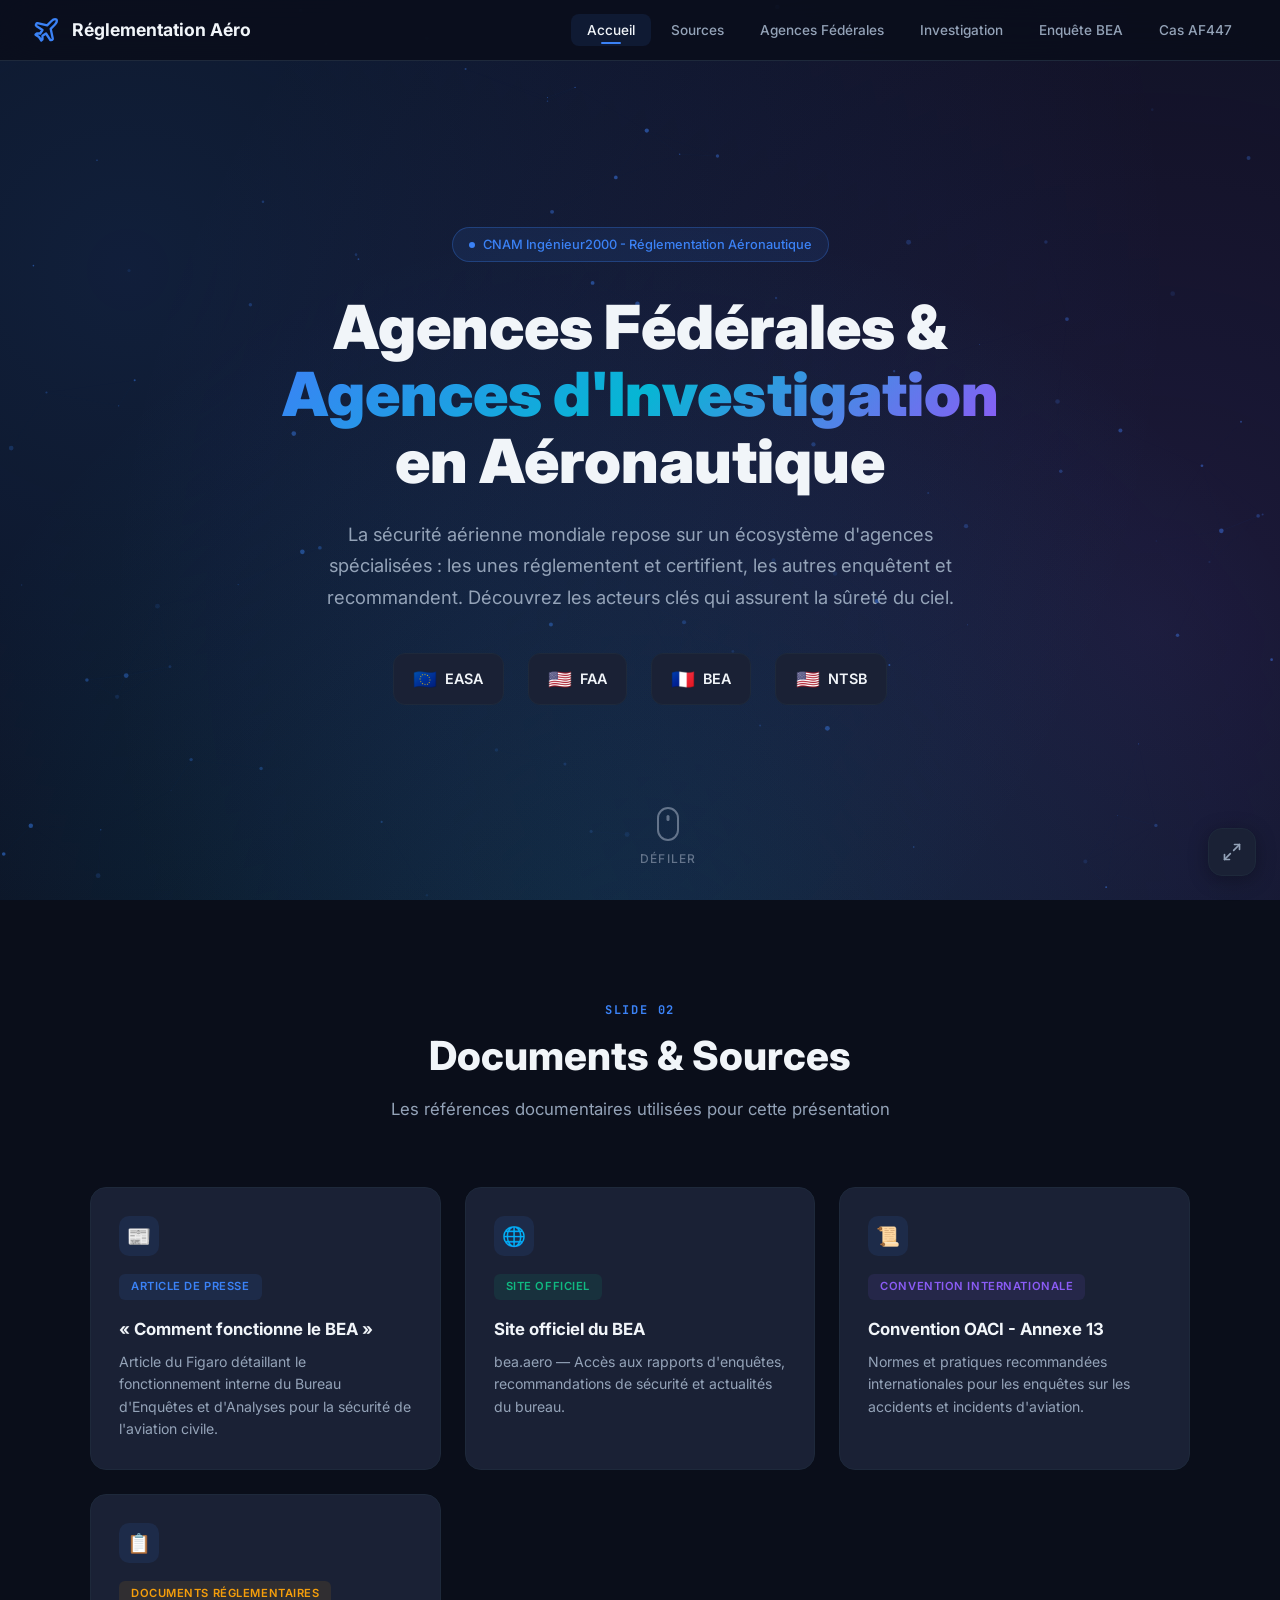
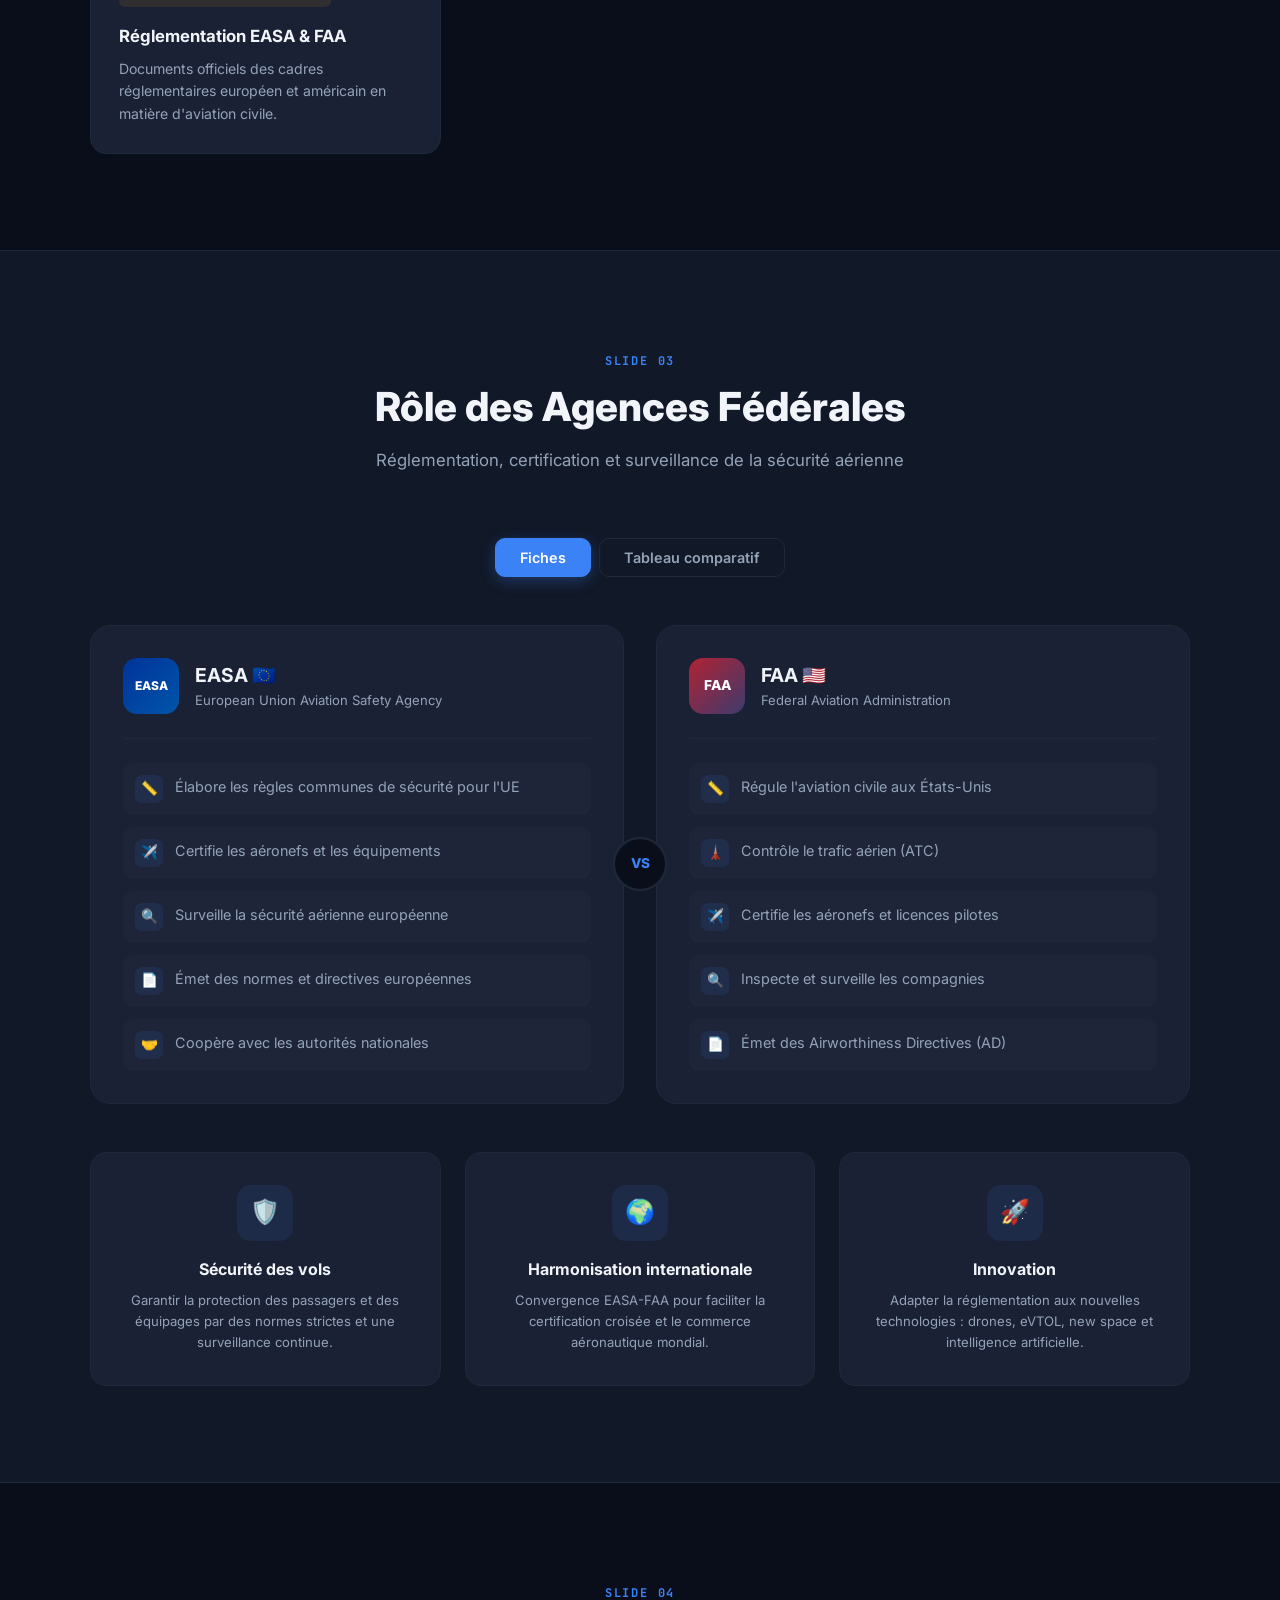
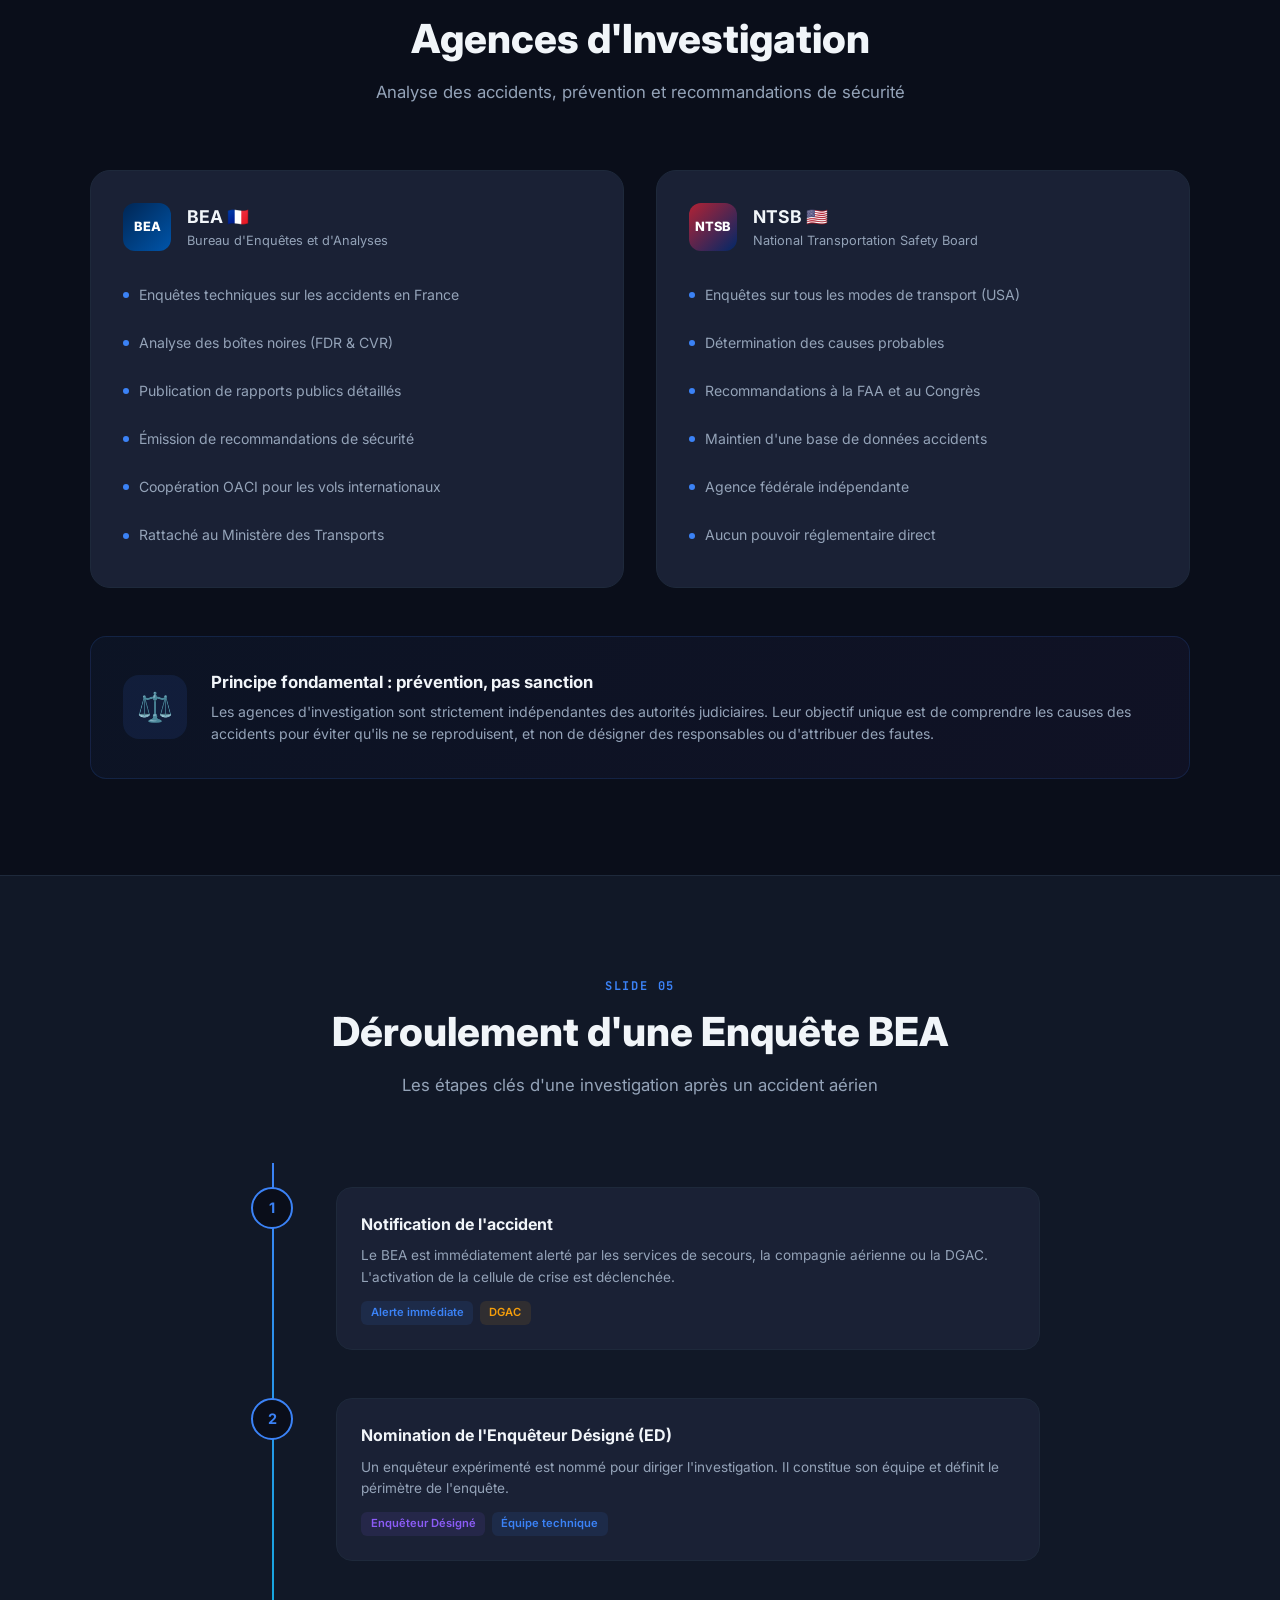
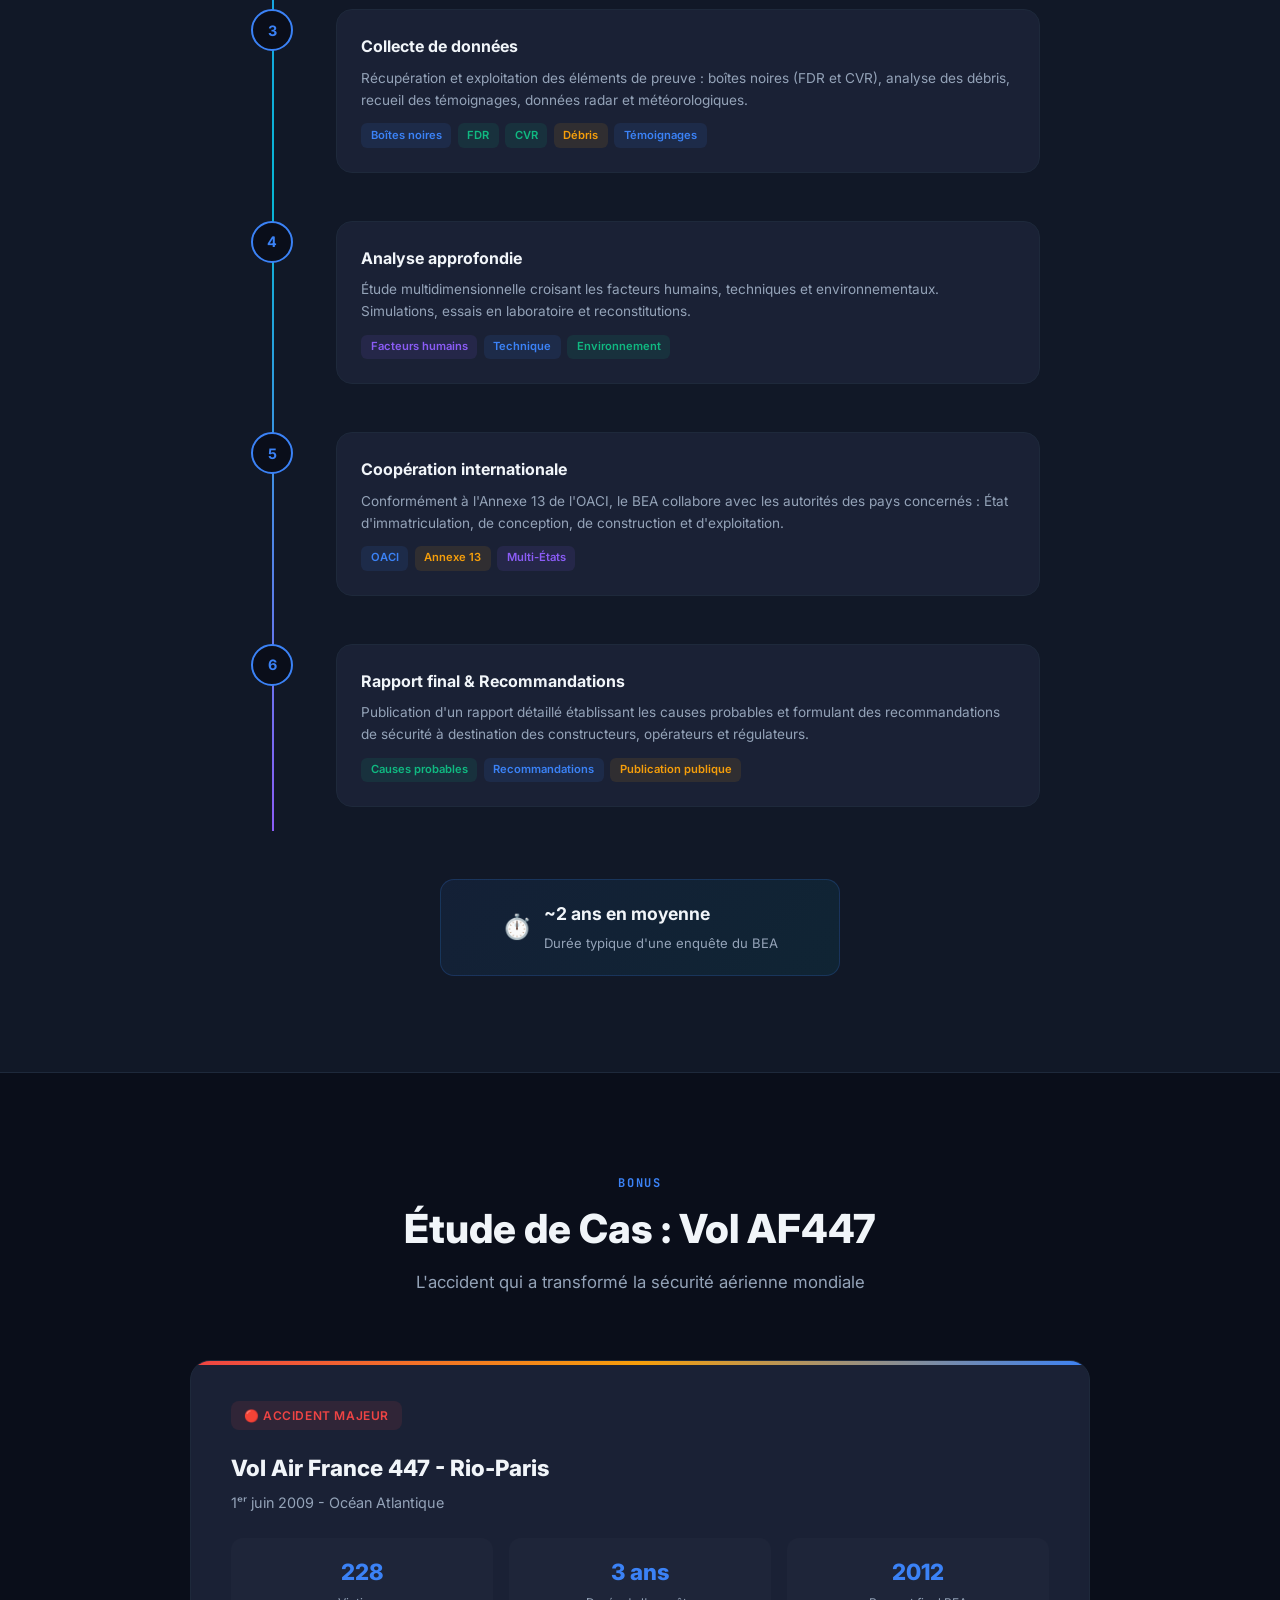
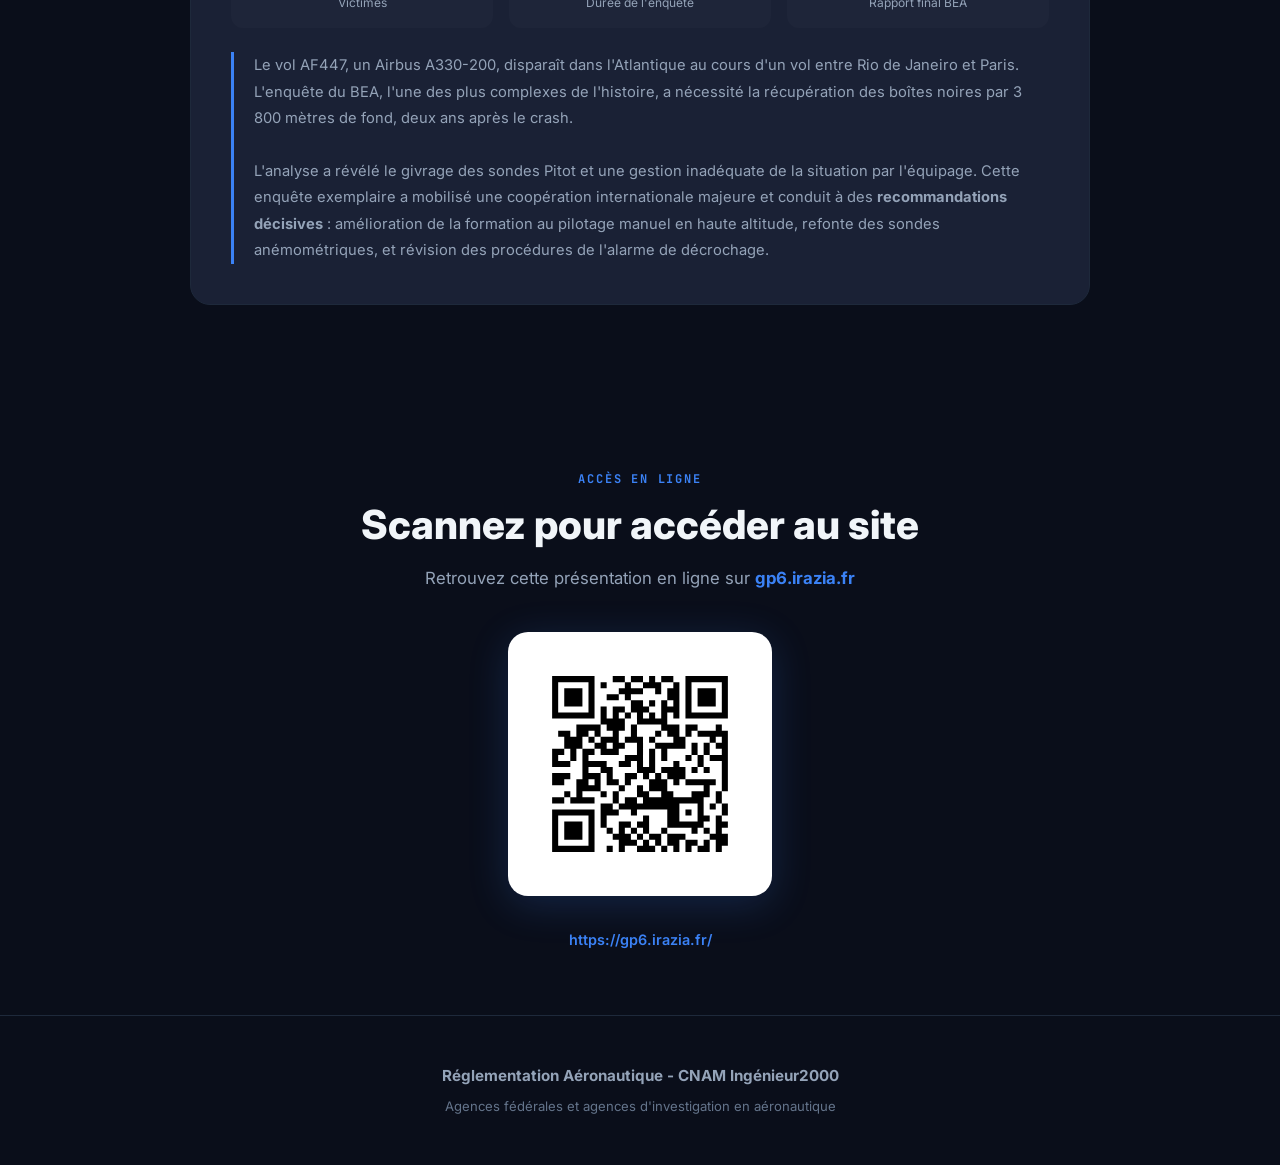
<file: ReglementationAeronautique/presentation.html>
<!DOCTYPE html>
<html lang="fr">
<head>
  <meta charset="UTF-8">
  <meta name="viewport" content="width=device-width, initial-scale=1.0">
  <title>Réglementation Aéronautique - Agences Fédérales & Investigation</title>
  <style>
    @import url('https://fonts.googleapis.com/css2?family=Inter:wght@300;400;500;600;700;800;900&family=JetBrains+Mono:wght@400;500&display=swap');

    :root {
      --bg-primary: #0a0e1a;
      --bg-secondary: #111827;
      --bg-card: #1a2135;
      --bg-card-hover: #1f2a42;
      --accent-blue: #3b82f6;
      --accent-cyan: #06b6d4;
      --accent-purple: #8b5cf6;
      --accent-orange: #f59e0b;
      --accent-green: #10b981;
      --accent-red: #ef4444;
      --text-primary: #f1f5f9;
      --text-secondary: #94a3b8;
      --text-muted: #64748b;
      --border: #1e293b;
      --glow-blue: rgba(59, 130, 246, 0.15);
      --glow-cyan: rgba(6, 182, 212, 0.15);
      --glow-purple: rgba(139, 92, 246, 0.15);
    }

    * { margin: 0; padding: 0; box-sizing: border-box; }

    html {
      scroll-behavior: smooth;
      font-size: 16px;
    }

    body {
      font-family: 'Inter', -apple-system, BlinkMacSystemFont, sans-serif;
      background: var(--bg-primary);
      color: var(--text-primary);
      overflow-x: hidden;
      line-height: 1.6;
    }

    /* ===== PARTICLE CANVAS ===== */
    #particles-canvas {
      position: fixed;
      top: 0; left: 0;
      width: 100%; height: 100%;
      z-index: 0;
      pointer-events: none;
    }

    /* ===== NAVIGATION ===== */
    .nav {
      position: fixed;
      top: 0; left: 0; right: 0;
      z-index: 100;
      padding: 1rem 2rem;
      display: flex;
      justify-content: space-between;
      align-items: center;
      background: rgba(10, 14, 26, 0.85);
      backdrop-filter: blur(20px);
      border-bottom: 1px solid var(--border);
      transition: all 0.3s ease;
    }

    .nav.scrolled {
      padding: 0.6rem 2rem;
      box-shadow: 0 4px 30px rgba(0,0,0,0.3);
    }

    .nav-logo {
      display: flex;
      align-items: center;
      gap: 0.75rem;
      font-weight: 700;
      font-size: 1.1rem;
      color: var(--text-primary);
      text-decoration: none;
    }

    .nav-logo svg {
      width: 28px; height: 28px;
      color: var(--accent-blue);
    }

    .nav-links {
      display: flex;
      gap: 0.25rem;
      list-style: none;
    }

    .nav-links a {
      padding: 0.5rem 1rem;
      color: var(--text-secondary);
      text-decoration: none;
      font-size: 0.85rem;
      font-weight: 500;
      border-radius: 8px;
      transition: all 0.2s ease;
      position: relative;
    }

    .nav-links a:hover,
    .nav-links a.active {
      color: var(--text-primary);
      background: rgba(59, 130, 246, 0.1);
    }

    .nav-links a.active::after {
      content: '';
      position: absolute;
      bottom: 2px; left: 50%;
      transform: translateX(-50%);
      width: 20px; height: 2px;
      background: var(--accent-blue);
      border-radius: 2px;
    }

    .nav-progress {
      position: absolute;
      bottom: 0; left: 0;
      height: 2px;
      background: linear-gradient(90deg, var(--accent-blue), var(--accent-cyan), var(--accent-purple));
      transition: width 0.3s ease;
    }

    .nav-hamburger {
      display: none;
      flex-direction: column;
      gap: 5px;
      cursor: pointer;
      padding: 5px;
    }

    .nav-hamburger span {
      width: 24px; height: 2px;
      background: var(--text-primary);
      border-radius: 2px;
      transition: all 0.3s ease;
    }

    /* ===== FULLSCREEN BUTTON ===== */
    .fullscreen-btn {
      position: fixed;
      bottom: 1.5rem;
      right: 1.5rem;
      z-index: 200;
      width: 48px; height: 48px;
      display: flex;
      align-items: center;
      justify-content: center;
      background: var(--bg-card);
      border: 1px solid var(--border);
      border-radius: 14px;
      color: var(--text-secondary);
      cursor: pointer;
      transition: all 0.3s ease;
      backdrop-filter: blur(10px);
      box-shadow: 0 4px 20px rgba(0,0,0,0.3);
    }

    .fullscreen-btn:hover {
      background: var(--accent-blue);
      border-color: var(--accent-blue);
      color: white;
      transform: scale(1.1);
      box-shadow: 0 4px 25px rgba(59, 130, 246, 0.4);
    }

    .fullscreen-btn svg {
      width: 20px; height: 20px;
      pointer-events: none;
    }

    /* ===== HERO SECTION (SLIDE 1) ===== */
    .hero {
      min-height: 100vh;
      display: flex;
      align-items: center;
      justify-content: center;
      position: relative;
      padding: 6rem 2rem 4rem;
      overflow: hidden;
    }

    .hero::before {
      content: '';
      position: absolute;
      top: -50%;
      left: -50%;
      width: 200%;
      height: 200%;
      background: radial-gradient(circle at 30% 40%, var(--glow-blue) 0%, transparent 50%),
                  radial-gradient(circle at 70% 60%, var(--glow-purple) 0%, transparent 50%),
                  radial-gradient(circle at 50% 80%, var(--glow-cyan) 0%, transparent 40%);
      animation: heroGlow 10s ease-in-out infinite alternate;
    }

    @keyframes heroGlow {
      0% { transform: rotate(0deg) scale(1); }
      100% { transform: rotate(5deg) scale(1.05); }
    }

    .hero-content {
      position: relative;
      z-index: 1;
      max-width: 900px;
      text-align: center;
    }

    .hero-badge {
      display: inline-flex;
      align-items: center;
      gap: 0.5rem;
      padding: 0.4rem 1rem;
      background: rgba(59, 130, 246, 0.1);
      border: 1px solid rgba(59, 130, 246, 0.3);
      border-radius: 50px;
      font-size: 0.8rem;
      font-weight: 500;
      color: var(--accent-blue);
      margin-bottom: 2rem;
      animation: fadeInDown 0.8s ease;
    }

    .hero-badge::before {
      content: '';
      width: 6px; height: 6px;
      background: var(--accent-blue);
      border-radius: 50%;
      animation: pulse 2s infinite;
    }

    @keyframes pulse {
      0%, 100% { opacity: 1; }
      50% { opacity: 0.4; }
    }

    .hero h1 {
      font-size: clamp(2.2rem, 5vw, 3.8rem);
      font-weight: 900;
      line-height: 1.1;
      margin-bottom: 1.5rem;
      animation: fadeInUp 0.8s ease 0.2s both;
    }

    .hero h1 .gradient-text {
      background: linear-gradient(135deg, var(--accent-blue), var(--accent-cyan), var(--accent-purple));
      -webkit-background-clip: text;
      -webkit-text-fill-color: transparent;
      background-clip: text;
    }

    .hero-subtitle {
      font-size: 1.15rem;
      color: var(--text-secondary);
      max-width: 650px;
      margin: 0 auto 2.5rem;
      animation: fadeInUp 0.8s ease 0.4s both;
      line-height: 1.7;
    }

    .hero-agencies {
      display: flex;
      justify-content: center;
      gap: 1.5rem;
      flex-wrap: wrap;
      animation: fadeInUp 0.8s ease 0.6s both;
    }

    .agency-chip {
      display: flex;
      align-items: center;
      gap: 0.5rem;
      padding: 0.6rem 1.2rem;
      background: var(--bg-card);
      border: 1px solid var(--border);
      border-radius: 12px;
      font-weight: 600;
      font-size: 0.9rem;
      transition: all 0.3s ease;
      cursor: default;
    }

    .agency-chip:hover {
      transform: translateY(-2px);
      border-color: var(--accent-blue);
      box-shadow: 0 8px 25px rgba(59, 130, 246, 0.15);
    }

    .agency-chip .flag { font-size: 1.2rem; }

    .scroll-indicator {
      position: absolute;
      bottom: 2rem;
      left: 50%;
      transform: translateX(-50%);
      display: flex;
      flex-direction: column;
      align-items: center;
      gap: 0.5rem;
      color: var(--text-muted);
      font-size: 0.75rem;
      font-weight: 500;
      letter-spacing: 0.1em;
      text-transform: uppercase;
      animation: fadeInUp 0.8s ease 1s both;
    }

    .scroll-indicator .mouse {
      width: 22px; height: 34px;
      border: 2px solid var(--text-muted);
      border-radius: 12px;
      position: relative;
    }

    .scroll-indicator .mouse::after {
      content: '';
      position: absolute;
      top: 6px; left: 50%;
      transform: translateX(-50%);
      width: 3px; height: 6px;
      background: var(--text-muted);
      border-radius: 3px;
      animation: scrollMouse 1.5s infinite;
    }

    @keyframes scrollMouse {
      0% { transform: translateX(-50%) translateY(0); opacity: 1; }
      100% { transform: translateX(-50%) translateY(10px); opacity: 0; }
    }

    /* ===== SECTION STYLING ===== */
    .section {
      padding: 6rem 2rem;
      position: relative;
      z-index: 1;
    }

    .section-container {
      max-width: 1100px;
      margin: 0 auto;
    }

    .section-header {
      text-align: center;
      margin-bottom: 4rem;
    }

    .section-number {
      display: inline-block;
      font-size: 0.75rem;
      font-weight: 700;
      color: var(--accent-blue);
      letter-spacing: 0.15em;
      text-transform: uppercase;
      margin-bottom: 0.75rem;
      font-family: 'JetBrains Mono', monospace;
    }

    .section-title {
      font-size: clamp(1.8rem, 3.5vw, 2.5rem);
      font-weight: 800;
      margin-bottom: 1rem;
      line-height: 1.2;
    }

    .section-desc {
      font-size: 1.05rem;
      color: var(--text-secondary);
      max-width: 600px;
      margin: 0 auto;
    }

    /* ===== SOURCES SECTION (SLIDE 2) ===== */
    .sources-grid {
      display: grid;
      grid-template-columns: repeat(auto-fit, minmax(280px, 1fr));
      gap: 1.5rem;
    }

    .source-card {
      background: var(--bg-card);
      border: 1px solid var(--border);
      border-radius: 16px;
      padding: 1.75rem;
      transition: all 0.3s ease;
      position: relative;
      overflow: hidden;
    }

    .source-card::before {
      content: '';
      position: absolute;
      top: 0; left: 0;
      width: 100%; height: 3px;
      background: linear-gradient(90deg, var(--accent-blue), var(--accent-cyan));
      opacity: 0;
      transition: opacity 0.3s ease;
    }

    .source-card:hover {
      transform: translateY(-4px);
      border-color: rgba(59, 130, 246, 0.3);
      box-shadow: 0 12px 40px rgba(0,0,0,0.3);
    }

    .source-card:hover::before { opacity: 1; }

    .source-type {
      display: inline-block;
      padding: 0.25rem 0.75rem;
      background: rgba(59, 130, 246, 0.1);
      color: var(--accent-blue);
      border-radius: 6px;
      font-size: 0.7rem;
      font-weight: 600;
      text-transform: uppercase;
      letter-spacing: 0.05em;
      margin-bottom: 1rem;
    }

    .source-type.official { background: rgba(16, 185, 129, 0.1); color: var(--accent-green); }
    .source-type.convention { background: rgba(139, 92, 246, 0.1); color: var(--accent-purple); }
    .source-type.regulation { background: rgba(245, 158, 11, 0.1); color: var(--accent-orange); }

    .source-card h3 {
      font-size: 1.05rem;
      font-weight: 700;
      margin-bottom: 0.5rem;
    }

    .source-card p {
      font-size: 0.88rem;
      color: var(--text-secondary);
      line-height: 1.6;
    }

    .source-icon {
      width: 40px; height: 40px;
      display: flex;
      align-items: center;
      justify-content: center;
      background: rgba(59, 130, 246, 0.1);
      border-radius: 10px;
      margin-bottom: 1rem;
      font-size: 1.2rem;
    }

    /* ===== AGENCIES COMPARISON (SLIDE 3) ===== */
    .comparison-section {
      background: var(--bg-secondary);
      border-top: 1px solid var(--border);
      border-bottom: 1px solid var(--border);
    }

    .comparison-toggle {
      display: flex;
      justify-content: center;
      gap: 0.5rem;
      margin-bottom: 3rem;
    }

    .toggle-btn {
      padding: 0.6rem 1.5rem;
      background: transparent;
      border: 1px solid var(--border);
      color: var(--text-secondary);
      border-radius: 10px;
      font-size: 0.9rem;
      font-weight: 600;
      cursor: pointer;
      transition: all 0.3s ease;
      font-family: 'Inter', sans-serif;
    }

    .toggle-btn.active {
      background: var(--accent-blue);
      border-color: var(--accent-blue);
      color: white;
      box-shadow: 0 4px 15px rgba(59, 130, 246, 0.3);
    }

    .toggle-btn:hover:not(.active) {
      border-color: var(--accent-blue);
      color: var(--text-primary);
    }

    .comparison-wrapper {
      display: grid;
      grid-template-columns: 1fr 1fr;
      gap: 2rem;
      position: relative;
    }

    .comparison-wrapper::before {
      content: 'VS';
      position: absolute;
      top: 50%; left: 50%;
      transform: translate(-50%, -50%);
      width: 50px; height: 50px;
      display: flex;
      align-items: center;
      justify-content: center;
      background: var(--bg-primary);
      border: 2px solid var(--border);
      border-radius: 50%;
      font-weight: 800;
      font-size: 0.85rem;
      color: var(--accent-blue);
      z-index: 2;
    }

    .agency-panel {
      background: var(--bg-card);
      border: 1px solid var(--border);
      border-radius: 20px;
      padding: 2rem;
      transition: all 0.3s ease;
    }

    .agency-panel:hover {
      border-color: rgba(59, 130, 246, 0.3);
    }

    .agency-panel-header {
      display: flex;
      align-items: center;
      gap: 1rem;
      margin-bottom: 1.5rem;
      padding-bottom: 1.5rem;
      border-bottom: 1px solid var(--border);
    }

    .agency-logo {
      width: 56px; height: 56px;
      display: flex;
      align-items: center;
      justify-content: center;
      border-radius: 14px;
      font-size: 1.6rem;
      font-weight: 800;
    }

    .agency-logo.easa {
      background: linear-gradient(135deg, #003399, #0055aa);
      color: white;
      font-size: 0.75rem;
    }

    .agency-logo.faa {
      background: linear-gradient(135deg, #b22234, #3c3b6e);
      color: white;
      font-size: 0.85rem;
    }

    .agency-panel-header div h3 {
      font-size: 1.2rem;
      font-weight: 700;
    }

    .agency-panel-header div p {
      font-size: 0.82rem;
      color: var(--text-secondary);
    }

    .agency-features {
      list-style: none;
      display: flex;
      flex-direction: column;
      gap: 0.75rem;
    }

    .agency-features li {
      display: flex;
      align-items: flex-start;
      gap: 0.75rem;
      padding: 0.75rem;
      background: rgba(255,255,255,0.02);
      border-radius: 10px;
      font-size: 0.9rem;
      color: var(--text-secondary);
      transition: all 0.2s ease;
    }

    .agency-features li:hover {
      background: rgba(59, 130, 246, 0.05);
      color: var(--text-primary);
    }

    .feature-icon {
      width: 28px; height: 28px;
      display: flex;
      align-items: center;
      justify-content: center;
      background: rgba(59, 130, 246, 0.1);
      border-radius: 7px;
      font-size: 0.85rem;
      flex-shrink: 0;
    }

    /* Enjeux section */
    .enjeux-grid {
      display: grid;
      grid-template-columns: repeat(3, 1fr);
      gap: 1.5rem;
      margin-top: 3rem;
    }

    .enjeu-card {
      text-align: center;
      padding: 2rem 1.5rem;
      background: var(--bg-card);
      border: 1px solid var(--border);
      border-radius: 16px;
      transition: all 0.3s ease;
    }

    .enjeu-card:hover {
      transform: translateY(-4px);
      border-color: rgba(59, 130, 246, 0.3);
    }

    .enjeu-icon {
      width: 56px; height: 56px;
      display: flex;
      align-items: center;
      justify-content: center;
      margin: 0 auto 1rem;
      background: rgba(59, 130, 246, 0.1);
      border-radius: 14px;
      font-size: 1.5rem;
    }

    .enjeu-card h4 {
      font-size: 1rem;
      font-weight: 700;
      margin-bottom: 0.5rem;
    }

    .enjeu-card p {
      font-size: 0.82rem;
      color: var(--text-secondary);
      line-height: 1.6;
    }

    /* ===== INVESTIGATION SECTION (SLIDE 4) ===== */
    .investigation-grid {
      display: grid;
      grid-template-columns: 1fr 1fr;
      gap: 2rem;
      margin-bottom: 3rem;
    }

    .invest-panel {
      background: var(--bg-card);
      border: 1px solid var(--border);
      border-radius: 20px;
      padding: 2rem;
      position: relative;
      overflow: hidden;
    }

    .invest-panel::after {
      content: '';
      position: absolute;
      bottom: -30px; right: -30px;
      width: 120px; height: 120px;
      border-radius: 50%;
      background: radial-gradient(circle, var(--glow-blue), transparent);
      opacity: 0;
      transition: opacity 0.3s ease;
    }

    .invest-panel:hover::after { opacity: 1; }

    .invest-header {
      display: flex;
      align-items: center;
      gap: 1rem;
      margin-bottom: 1.5rem;
    }

    .invest-logo {
      width: 48px; height: 48px;
      display: flex;
      align-items: center;
      justify-content: center;
      border-radius: 12px;
      font-weight: 800;
      font-size: 0.8rem;
      color: white;
    }

    .invest-logo.bea { background: linear-gradient(135deg, #002654, #0055aa); }
    .invest-logo.ntsb { background: linear-gradient(135deg, #b22234, #002868); }

    .invest-header div h3 { font-size: 1.1rem; font-weight: 700; }
    .invest-header div p { font-size: 0.8rem; color: var(--text-secondary); }

    .mission-list {
      list-style: none;
      display: flex;
      flex-direction: column;
      gap: 0.6rem;
    }

    .mission-list li {
      display: flex;
      align-items: center;
      gap: 0.6rem;
      font-size: 0.88rem;
      color: var(--text-secondary);
      padding: 0.5rem 0;
    }

    .mission-list li .dot {
      width: 6px; height: 6px;
      background: var(--accent-blue);
      border-radius: 50%;
      flex-shrink: 0;
    }

    .key-principle {
      display: flex;
      align-items: center;
      gap: 1.5rem;
      padding: 2rem;
      background: linear-gradient(135deg, rgba(59, 130, 246, 0.05), rgba(139, 92, 246, 0.05));
      border: 1px solid rgba(59, 130, 246, 0.15);
      border-radius: 16px;
      margin-top: 2rem;
    }

    .key-icon {
      width: 64px; height: 64px;
      display: flex;
      align-items: center;
      justify-content: center;
      background: rgba(59, 130, 246, 0.1);
      border-radius: 16px;
      font-size: 1.8rem;
      flex-shrink: 0;
    }

    .key-principle h4 {
      font-size: 1.05rem;
      font-weight: 700;
      margin-bottom: 0.3rem;
    }

    .key-principle p {
      font-size: 0.88rem;
      color: var(--text-secondary);
      line-height: 1.6;
    }

    /* ===== TIMELINE SECTION (SLIDE 5) ===== */
    .timeline-section {
      background: var(--bg-secondary);
      border-top: 1px solid var(--border);
      border-bottom: 1px solid var(--border);
    }

    .timeline {
      position: relative;
      max-width: 800px;
      margin: 0 auto;
    }

    .timeline::before {
      content: '';
      position: absolute;
      top: 0; bottom: 0;
      left: 32px;
      width: 2px;
      background: linear-gradient(to bottom, var(--accent-blue), var(--accent-cyan), var(--accent-purple));
    }

    .timeline-item {
      display: flex;
      gap: 2rem;
      padding: 1.5rem 0;
      position: relative;
      opacity: 0;
      transform: translateX(-20px);
      transition: all 0.6s ease;
    }

    .timeline-item.visible {
      opacity: 1;
      transform: translateX(0);
    }

    .timeline-step {
      width: 64px;
      flex-shrink: 0;
      display: flex;
      flex-direction: column;
      align-items: center;
    }

    .step-number {
      width: 42px; height: 42px;
      display: flex;
      align-items: center;
      justify-content: center;
      background: var(--bg-primary);
      border: 2px solid var(--accent-blue);
      border-radius: 50%;
      font-weight: 700;
      font-size: 0.9rem;
      color: var(--accent-blue);
      position: relative;
      z-index: 2;
      transition: all 0.3s ease;
    }

    .timeline-item:hover .step-number {
      background: var(--accent-blue);
      color: white;
      box-shadow: 0 0 20px rgba(59, 130, 246, 0.4);
    }

    .timeline-content {
      flex: 1;
      background: var(--bg-card);
      border: 1px solid var(--border);
      border-radius: 16px;
      padding: 1.5rem;
      transition: all 0.3s ease;
    }

    .timeline-content:hover {
      border-color: rgba(59, 130, 246, 0.3);
      box-shadow: 0 8px 30px rgba(0,0,0,0.2);
    }

    .timeline-content h4 {
      font-size: 1rem;
      font-weight: 700;
      margin-bottom: 0.5rem;
    }

    .timeline-content p {
      font-size: 0.85rem;
      color: var(--text-secondary);
      line-height: 1.6;
    }

    .timeline-tags {
      display: flex;
      flex-wrap: wrap;
      gap: 0.4rem;
      margin-top: 0.75rem;
    }

    .timeline-tag {
      padding: 0.2rem 0.6rem;
      background: rgba(59, 130, 246, 0.1);
      color: var(--accent-blue);
      border-radius: 6px;
      font-size: 0.7rem;
      font-weight: 600;
    }

    .timeline-tag.green { background: rgba(16, 185, 129, 0.1); color: var(--accent-green); }
    .timeline-tag.purple { background: rgba(139, 92, 246, 0.1); color: var(--accent-purple); }
    .timeline-tag.orange { background: rgba(245, 158, 11, 0.1); color: var(--accent-orange); }

    .duration-badge {
      display: flex;
      align-items: center;
      justify-content: center;
      gap: 0.75rem;
      margin-top: 3rem;
      padding: 1.25rem 2rem;
      background: linear-gradient(135deg, rgba(59, 130, 246, 0.08), rgba(6, 182, 212, 0.08));
      border: 1px solid rgba(59, 130, 246, 0.2);
      border-radius: 14px;
      max-width: 400px;
      margin-left: auto;
      margin-right: auto;
    }

    .duration-badge .icon { font-size: 1.5rem; }

    .duration-badge div strong {
      display: block;
      font-size: 1.1rem;
      margin-bottom: 0.1rem;
    }

    .duration-badge div span {
      font-size: 0.82rem;
      color: var(--text-secondary);
    }

    /* ===== AF447 CASE STUDY ===== */
    .case-study {
      background: var(--bg-card);
      border: 1px solid var(--border);
      border-radius: 20px;
      padding: 2.5rem;
      position: relative;
      overflow: hidden;
      max-width: 900px;
      margin: 0 auto;
    }

    .case-study::before {
      content: '';
      position: absolute;
      top: 0; left: 0; right: 0;
      height: 4px;
      background: linear-gradient(90deg, var(--accent-red), var(--accent-orange), var(--accent-blue));
    }

    .case-badge {
      display: inline-flex;
      align-items: center;
      gap: 0.5rem;
      padding: 0.3rem 0.8rem;
      background: rgba(239, 68, 68, 0.1);
      color: var(--accent-red);
      border-radius: 8px;
      font-size: 0.75rem;
      font-weight: 600;
      text-transform: uppercase;
      letter-spacing: 0.05em;
      margin-bottom: 1.25rem;
    }

    .case-study h3 {
      font-size: 1.4rem;
      font-weight: 800;
      margin-bottom: 0.3rem;
    }

    .case-study .case-subtitle {
      font-size: 0.9rem;
      color: var(--text-secondary);
      margin-bottom: 1.5rem;
    }

    .case-details {
      display: grid;
      grid-template-columns: repeat(3, 1fr);
      gap: 1rem;
      margin-bottom: 1.5rem;
    }

    .case-detail {
      text-align: center;
      padding: 1rem;
      background: rgba(255,255,255,0.02);
      border-radius: 12px;
    }

    .case-detail .value {
      font-size: 1.4rem;
      font-weight: 800;
      color: var(--accent-blue);
    }

    .case-detail .label {
      font-size: 0.75rem;
      color: var(--text-secondary);
      margin-top: 0.2rem;
    }

    .case-text {
      font-size: 0.92rem;
      color: var(--text-secondary);
      line-height: 1.8;
      border-left: 3px solid var(--accent-blue);
      padding-left: 1.25rem;
    }

    /* ===== FOOTER ===== */
    .footer {
      padding: 3rem 2rem;
      text-align: center;
      border-top: 1px solid var(--border);
      position: relative;
      z-index: 1;
    }

    .footer p {
      font-size: 0.82rem;
      color: var(--text-muted);
    }

    .footer .footer-brand {
      font-weight: 700;
      color: var(--text-secondary);
      margin-bottom: 0.5rem;
      font-size: 0.95rem;
    }

    /* ===== ANIMATIONS ===== */
    @keyframes fadeInUp {
      from { opacity: 0; transform: translateY(30px); }
      to { opacity: 1; transform: translateY(0); }
    }

    @keyframes fadeInDown {
      from { opacity: 0; transform: translateY(-20px); }
      to { opacity: 1; transform: translateY(0); }
    }

    .reveal {
      opacity: 0;
      transform: translateY(40px);
      transition: all 0.8s cubic-bezier(0.16, 1, 0.3, 1);
    }

    .reveal.visible {
      opacity: 1;
      transform: translateY(0);
    }

    .reveal-delay-1 { transition-delay: 0.1s; }
    .reveal-delay-2 { transition-delay: 0.2s; }
    .reveal-delay-3 { transition-delay: 0.3s; }
    .reveal-delay-4 { transition-delay: 0.4s; }

    /* ===== RESPONSIVE ===== */
    @media (max-width: 900px) {
      .comparison-wrapper { grid-template-columns: 1fr; }
      .comparison-wrapper::before { display: none; }
      .investigation-grid { grid-template-columns: 1fr; }
      .enjeux-grid { grid-template-columns: 1fr; }
      .case-details { grid-template-columns: 1fr; }
    }

    @media (max-width: 768px) {
      .nav-links { display: none; }
      .nav-hamburger { display: flex; }
      .nav-links.open {
        display: flex;
        flex-direction: column;
        position: absolute;
        top: 100%; left: 0; right: 0;
        background: rgba(10, 14, 26, 0.95);
        backdrop-filter: blur(20px);
        padding: 1rem;
        border-bottom: 1px solid var(--border);
      }
      .enjeux-grid { grid-template-columns: 1fr 1fr; }
      .hero-agencies { gap: 0.75rem; }
      .key-principle { flex-direction: column; text-align: center; }
    }

    @media (max-width: 480px) {
      .enjeux-grid { grid-template-columns: 1fr; }
      .section { padding: 4rem 1.25rem; }
    }

    /* ===== COMPARISON TABLE ===== */
    .comparison-table {
      display: none;
      width: 100%;
      border-collapse: separate;
      border-spacing: 0;
      background: var(--bg-card);
      border: 1px solid var(--border);
      border-radius: 16px;
      overflow: hidden;
      margin-top: 2rem;
    }

    .comparison-table.active { display: table; }

    .comparison-table th {
      padding: 1rem 1.25rem;
      text-align: left;
      font-size: 0.8rem;
      font-weight: 600;
      text-transform: uppercase;
      letter-spacing: 0.05em;
      color: var(--text-muted);
      background: rgba(255, 255, 255, 0.02);
      border-bottom: 1px solid var(--border);
    }

    .comparison-table td {
      padding: 1rem 1.25rem;
      font-size: 0.88rem;
      color: var(--text-secondary);
      border-bottom: 1px solid var(--border);
    }

    .comparison-table tr:last-child td { border-bottom: none; }

    .comparison-table tr:hover td {
      background: rgba(59, 130, 246, 0.03);
    }

    .comparison-cards.active { display: grid; }
    .comparison-cards { display: grid; }
  </style>
</head>
<body>

  <!-- Fullscreen Button -->
  <button class="fullscreen-btn" id="fullscreenBtn" title="Plein écran">
    <svg id="fsIconExpand" viewBox="0 0 24 24" fill="none" stroke="currentColor" stroke-width="2" stroke-linecap="round" stroke-linejoin="round">
      <polyline points="15 3 21 3 21 9"></polyline>
      <polyline points="9 21 3 21 3 15"></polyline>
      <line x1="21" y1="3" x2="14" y2="10"></line>
      <line x1="3" y1="21" x2="10" y2="14"></line>
    </svg>
    <svg id="fsIconCompress" viewBox="0 0 24 24" fill="none" stroke="currentColor" stroke-width="2" stroke-linecap="round" stroke-linejoin="round" style="display:none;">
      <polyline points="4 14 10 14 10 20"></polyline>
      <polyline points="20 10 14 10 14 4"></polyline>
      <line x1="14" y1="10" x2="21" y2="3"></line>
      <line x1="3" y1="21" x2="10" y2="14"></line>
    </svg>
  </button>

  <!-- Particles Background -->
  <canvas id="particles-canvas"></canvas>

  <!-- Navigation -->
  <nav class="nav" id="navbar">
    <a href="#hero" class="nav-logo">
      <svg viewBox="0 0 24 24" fill="none" stroke="currentColor" stroke-width="2" stroke-linecap="round" stroke-linejoin="round">
        <path d="M17.8 19.2 16 11l3.5-3.5C21 6 21.5 4 21 3c-1-.5-3 0-4.5 1.5L13 8 4.8 6.2c-.5-.1-.9.1-1.1.5l-.3.5c-.2.5-.1 1 .3 1.3L9 12l-2 3H4l-1 1 3 2 2 3 1-1v-3l3-2 3.5 5.3c.3.4.8.5 1.3.3l.5-.2c.4-.3.6-.7.5-1.2z"/>
      </svg>
      Réglementation Aéro
    </a>
    <ul class="nav-links" id="navLinks">
      <li><a href="#hero" class="active" data-section="hero">Accueil</a></li>
      <li><a href="#sources" data-section="sources">Sources</a></li>
      <li><a href="#federales" data-section="federales">Agences Fédérales</a></li>
      <li><a href="#investigation" data-section="investigation">Investigation</a></li>
      <li><a href="#enquete" data-section="enquete">Enquête BEA</a></li>
      <li><a href="#cas" data-section="cas">Cas AF447</a></li>
    </ul>
    <div class="nav-hamburger" id="hamburger" aria-label="Menu">
      <span></span><span></span><span></span>
    </div>
    <div class="nav-progress" id="navProgress"></div>
  </nav>

  <!-- SLIDE 1 — Hero -->
  <section class="hero" id="hero">
    <div class="hero-content">
      <div class="hero-badge">CNAM Ingénieur2000 - Réglementation Aéronautique</div>
      <h1>
        Agences Fédérales &<br>
        <span class="gradient-text">Agences d'Investigation</span><br>
        en Aéronautique
      </h1>
      <p class="hero-subtitle">
        La sécurité aérienne mondiale repose sur un écosystème d'agences spécialisées : 
        les unes réglementent et certifient, les autres enquêtent et recommandent.
        Découvrez les acteurs clés qui assurent la sûreté du ciel.
      </p>
      <div class="hero-agencies">
        <div class="agency-chip"><span class="flag">🇪🇺</span> EASA</div>
        <div class="agency-chip"><span class="flag">🇺🇸</span> FAA</div>
        <div class="agency-chip"><span class="flag">🇫🇷</span> BEA</div>
        <div class="agency-chip"><span class="flag">🇺🇸</span> NTSB</div>
      </div>
    </div>
    <div class="scroll-indicator">
      <div class="mouse"></div>
      Défiler
    </div>
  </section>

  <!-- SLIDE 2 — Sources -->
  <section class="section" id="sources">
    <div class="section-container">
      <div class="section-header reveal">
        <div class="section-number">Slide 02</div>
        <h2 class="section-title">Documents & Sources</h2>
        <p class="section-desc">Les références documentaires utilisées pour cette présentation</p>
      </div>
      <div class="sources-grid">
        <div class="source-card reveal reveal-delay-1">
          <div class="source-icon">📰</div>
          <span class="source-type">Article de presse</span>
          <h3>« Comment fonctionne le BEA »</h3>
          <p>Article du Figaro détaillant le fonctionnement interne du Bureau d'Enquêtes et d'Analyses pour la sécurité de l'aviation civile.</p>
        </div>
        <div class="source-card reveal reveal-delay-2">
          <div class="source-icon">🌐</div>
          <span class="source-type official">Site officiel</span>
          <h3>Site officiel du BEA</h3>
          <p>bea.aero — Accès aux rapports d'enquêtes, recommandations de sécurité et actualités du bureau.</p>
        </div>
        <div class="source-card reveal reveal-delay-3">
          <div class="source-icon">📜</div>
          <span class="source-type convention">Convention internationale</span>
          <h3>Convention OACI - Annexe 13</h3>
          <p>Normes et pratiques recommandées internationales pour les enquêtes sur les accidents et incidents d'aviation.</p>
        </div>
        <div class="source-card reveal reveal-delay-4">
          <div class="source-icon">📋</div>
          <span class="source-type regulation">Documents réglementaires</span>
          <h3>Réglementation EASA & FAA</h3>
          <p>Documents officiels des cadres réglementaires européen et américain en matière d'aviation civile.</p>
        </div>
      </div>
    </div>
  </section>

  <!-- SLIDE 3 — Agences Fédérales -->
  <section class="section comparison-section" id="federales">
    <div class="section-container">
      <div class="section-header reveal">
        <div class="section-number">Slide 03</div>
        <h2 class="section-title">Rôle des Agences Fédérales</h2>
        <p class="section-desc">Réglementation, certification et surveillance de la sécurité aérienne</p>
      </div>

      <div class="comparison-toggle reveal">
        <button class="toggle-btn active" data-view="cards">Fiches</button>
        <button class="toggle-btn" data-view="table">Tableau comparatif</button>
      </div>

      <!-- Cards View -->
      <div class="comparison-wrapper comparison-cards active reveal" id="cardsView">
        <div class="agency-panel">
          <div class="agency-panel-header">
            <div class="agency-logo easa">EASA</div>
            <div>
              <h3>EASA 🇪🇺</h3>
              <p>European Union Aviation Safety Agency</p>
            </div>
          </div>
          <ul class="agency-features">
            <li><span class="feature-icon">📏</span> Élabore les règles communes de sécurité pour l'UE</li>
            <li><span class="feature-icon">✈️</span> Certifie les aéronefs et les équipements</li>
            <li><span class="feature-icon">🔍</span> Surveille la sécurité aérienne européenne</li>
            <li><span class="feature-icon">📄</span> Émet des normes et directives européennes</li>
            <li><span class="feature-icon">🤝</span> Coopère avec les autorités nationales</li>
          </ul>
        </div>
        <div class="agency-panel">
          <div class="agency-panel-header">
            <div class="agency-logo faa">FAA</div>
            <div>
              <h3>FAA 🇺🇸</h3>
              <p>Federal Aviation Administration</p>
            </div>
          </div>
          <ul class="agency-features">
            <li><span class="feature-icon">📏</span> Régule l'aviation civile aux États-Unis</li>
            <li><span class="feature-icon">🗼</span> Contrôle le trafic aérien (ATC)</li>
            <li><span class="feature-icon">✈️</span> Certifie les aéronefs et licences pilotes</li>
            <li><span class="feature-icon">🔍</span> Inspecte et surveille les compagnies</li>
            <li><span class="feature-icon">📄</span> Émet des Airworthiness Directives (AD)</li>
          </ul>
        </div>
      </div>

      <!-- Table View -->
      <table class="comparison-table" id="tableView">
        <thead>
          <tr>
            <th>Critère</th>
            <th>🇪🇺 EASA</th>
            <th>🇺🇸 FAA</th>
          </tr>
        </thead>
        <tbody>
          <tr>
            <td><strong>Juridiction</strong></td>
            <td>Union Européenne (31 pays)</td>
            <td>États-Unis d'Amérique</td>
          </tr>
          <tr>
            <td><strong>Création</strong></td>
            <td>2002</td>
            <td>1958</td>
          </tr>
          <tr>
            <td><strong>Mission principale</strong></td>
            <td>Règles communes de sécurité UE</td>
            <td>Régulation + contrôle trafic aérien</td>
          </tr>
          <tr>
            <td><strong>Certification</strong></td>
            <td>Aéronefs & équipements</td>
            <td>Aéronefs, pilotes & mécaniciens</td>
          </tr>
          <tr>
            <td><strong>Contrôle trafic</strong></td>
            <td>Non (Eurocontrol)</td>
            <td>Oui (intégré à la FAA)</td>
          </tr>
          <tr>
            <td><strong>Normes</strong></td>
            <td>CS (Certification Specifications)</td>
            <td>FAR (Federal Aviation Regulations)</td>
          </tr>
        </tbody>
      </table>

      <!-- Enjeux -->
      <div class="enjeux-grid reveal">
        <div class="enjeu-card">
          <div class="enjeu-icon">🛡️</div>
          <h4>Sécurité des vols</h4>
          <p>Garantir la protection des passagers et des équipages par des normes strictes et une surveillance continue.</p>
        </div>
        <div class="enjeu-card">
          <div class="enjeu-icon">🌍</div>
          <h4>Harmonisation internationale</h4>
          <p>Convergence EASA-FAA pour faciliter la certification croisée et le commerce aéronautique mondial.</p>
        </div>
        <div class="enjeu-card">
          <div class="enjeu-icon">🚀</div>
          <h4>Innovation</h4>
          <p>Adapter la réglementation aux nouvelles technologies : drones, eVTOL, new space et intelligence artificielle.</p>
        </div>
      </div>
    </div>
  </section>

  <!-- SLIDE 4 — Agences d'Investigation -->
  <section class="section" id="investigation">
    <div class="section-container">
      <div class="section-header reveal">
        <div class="section-number">Slide 04</div>
        <h2 class="section-title">Agences d'Investigation</h2>
        <p class="section-desc">Analyse des accidents, prévention et recommandations de sécurité</p>
      </div>

      <div class="investigation-grid">
        <div class="invest-panel reveal reveal-delay-1">
          <div class="invest-header">
            <div class="invest-logo bea">BEA</div>
            <div>
              <h3>BEA 🇫🇷</h3>
              <p>Bureau d'Enquêtes et d'Analyses</p>
            </div>
          </div>
          <ul class="mission-list">
            <li><span class="dot"></span> Enquêtes techniques sur les accidents en France</li>
            <li><span class="dot"></span> Analyse des boîtes noires (FDR & CVR)</li>
            <li><span class="dot"></span> Publication de rapports publics détaillés</li>
            <li><span class="dot"></span> Émission de recommandations de sécurité</li>
            <li><span class="dot"></span> Coopération OACI pour les vols internationaux</li>
            <li><span class="dot"></span> Rattaché au Ministère des Transports</li>
          </ul>
        </div>
        <div class="invest-panel reveal reveal-delay-2">
          <div class="invest-header">
            <div class="invest-logo ntsb">NTSB</div>
            <div>
              <h3>NTSB 🇺🇸</h3>
              <p>National Transportation Safety Board</p>
            </div>
          </div>
          <ul class="mission-list">
            <li><span class="dot"></span> Enquêtes sur tous les modes de transport (USA)</li>
            <li><span class="dot"></span> Détermination des causes probables</li>
            <li><span class="dot"></span> Recommandations à la FAA et au Congrès</li>
            <li><span class="dot"></span> Maintien d'une base de données accidents</li>
            <li><span class="dot"></span> Agence fédérale indépendante</li>
            <li><span class="dot"></span> Aucun pouvoir réglementaire direct</li>
          </ul>
        </div>
      </div>

      <div class="key-principle reveal">
        <div class="key-icon">⚖️</div>
        <div>
          <h4>Principe fondamental : prévention, pas sanction</h4>
          <p>Les agences d'investigation sont strictement indépendantes des autorités judiciaires. Leur objectif unique est de comprendre les causes des accidents pour éviter qu'ils ne se reproduisent, et non de désigner des responsables ou d'attribuer des fautes.</p>
        </div>
      </div>
    </div>
  </section>

  <!-- SLIDE 5 — Déroulement d'une enquête BEA -->
  <section class="section timeline-section" id="enquete">
    <div class="section-container">
      <div class="section-header reveal">
        <div class="section-number">Slide 05</div>
        <h2 class="section-title">Déroulement d'une Enquête BEA</h2>
        <p class="section-desc">Les étapes clés d'une investigation après un accident aérien</p>
      </div>

      <div class="timeline">
        <div class="timeline-item" data-step="1">
          <div class="timeline-step">
            <div class="step-number">1</div>
          </div>
          <div class="timeline-content">
            <h4>Notification de l'accident</h4>
            <p>Le BEA est immédiatement alerté par les services de secours, la compagnie aérienne ou la DGAC. L'activation de la cellule de crise est déclenchée.</p>
            <div class="timeline-tags">
              <span class="timeline-tag">Alerte immédiate</span>
              <span class="timeline-tag orange">DGAC</span>
            </div>
          </div>
        </div>

        <div class="timeline-item" data-step="2">
          <div class="timeline-step">
            <div class="step-number">2</div>
          </div>
          <div class="timeline-content">
            <h4>Nomination de l'Enquêteur Désigné (ED)</h4>
            <p>Un enquêteur expérimenté est nommé pour diriger l'investigation. Il constitue son équipe et définit le périmètre de l'enquête.</p>
            <div class="timeline-tags">
              <span class="timeline-tag purple">Enquêteur Désigné</span>
              <span class="timeline-tag">Équipe technique</span>
            </div>
          </div>
        </div>

        <div class="timeline-item" data-step="3">
          <div class="timeline-step">
            <div class="step-number">3</div>
          </div>
          <div class="timeline-content">
            <h4>Collecte de données</h4>
            <p>Récupération et exploitation des éléments de preuve : boîtes noires (FDR et CVR), analyse des débris, recueil des témoignages, données radar et météorologiques.</p>
            <div class="timeline-tags">
              <span class="timeline-tag">Boîtes noires</span>
              <span class="timeline-tag green">FDR</span>
              <span class="timeline-tag green">CVR</span>
              <span class="timeline-tag orange">Débris</span>
              <span class="timeline-tag">Témoignages</span>
            </div>
          </div>
        </div>

        <div class="timeline-item" data-step="4">
          <div class="timeline-step">
            <div class="step-number">4</div>
          </div>
          <div class="timeline-content">
            <h4>Analyse approfondie</h4>
            <p>Étude multidimensionnelle croisant les facteurs humains, techniques et environnementaux. Simulations, essais en laboratoire et reconstitutions.</p>
            <div class="timeline-tags">
              <span class="timeline-tag purple">Facteurs humains</span>
              <span class="timeline-tag">Technique</span>
              <span class="timeline-tag green">Environnement</span>
            </div>
          </div>
        </div>

        <div class="timeline-item" data-step="5">
          <div class="timeline-step">
            <div class="step-number">5</div>
          </div>
          <div class="timeline-content">
            <h4>Coopération internationale</h4>
            <p>Conformément à l'Annexe 13 de l'OACI, le BEA collabore avec les autorités des pays concernés : État d'immatriculation, de conception, de construction et d'exploitation.</p>
            <div class="timeline-tags">
              <span class="timeline-tag">OACI</span>
              <span class="timeline-tag orange">Annexe 13</span>
              <span class="timeline-tag purple">Multi-États</span>
            </div>
          </div>
        </div>

        <div class="timeline-item" data-step="6">
          <div class="timeline-step">
            <div class="step-number">6</div>
          </div>
          <div class="timeline-content">
            <h4>Rapport final & Recommandations</h4>
            <p>Publication d'un rapport détaillé établissant les causes probables et formulant des recommandations de sécurité à destination des constructeurs, opérateurs et régulateurs.</p>
            <div class="timeline-tags">
              <span class="timeline-tag green">Causes probables</span>
              <span class="timeline-tag">Recommandations</span>
              <span class="timeline-tag orange">Publication publique</span>
            </div>
          </div>
        </div>
      </div>

      <div class="duration-badge reveal">
        <span class="icon">⏱️</span>
        <div>
          <strong>~2 ans en moyenne</strong>
          <span>Durée typique d'une enquête du BEA</span>
        </div>
      </div>
    </div>
  </section>

  <!-- BONUS — Cas AF447 -->
  <section class="section" id="cas">
    <div class="section-container">
      <div class="section-header reveal">
        <div class="section-number">Bonus</div>
        <h2 class="section-title">Étude de Cas : Vol AF447</h2>
        <p class="section-desc">L'accident qui a transformé la sécurité aérienne mondiale</p>
      </div>

      <div class="case-study reveal">
        <div class="case-badge">🔴 Accident majeur</div>
        <h3>Vol Air France 447 - Rio-Paris</h3>
        <p class="case-subtitle">1ᵉʳ juin 2009 - Océan Atlantique</p>

        <div class="case-details">
          <div class="case-detail">
            <div class="value">228</div>
            <div class="label">Victimes</div>
          </div>
          <div class="case-detail">
            <div class="value">3 ans</div>
            <div class="label">Durée de l'enquête</div>
          </div>
          <div class="case-detail">
            <div class="value">2012</div>
            <div class="label">Rapport final BEA</div>
          </div>
        </div>

        <div class="case-text">
          <p>Le vol AF447, un Airbus A330-200, disparaît dans l'Atlantique au cours d'un vol entre Rio de Janeiro et Paris. L'enquête du BEA, l'une des plus complexes de l'histoire, a nécessité la récupération des boîtes noires par 3 800 mètres de fond, deux ans après le crash.</p>
          <br>
          <p>L'analyse a révélé le givrage des sondes Pitot et une gestion inadéquate de la situation par l'équipage. Cette enquête exemplaire a mobilisé une coopération internationale majeure et conduit à des <strong>recommandations décisives</strong> : amélioration de la formation au pilotage manuel en haute altitude, refonte des sondes anémométriques, et révision des procédures de l'alarme de décrochage.</p>
        </div>
      </div>
    </div>
  </section>

  <!-- QR Code Section -->
  <section class="section" id="qrcode" style="padding: 4rem 2rem;">
    <div class="section-container" style="text-align: center;">
      <div class="reveal">
        <div class="section-number">Accès en ligne</div>
        <h2 class="section-title">Scannez pour accéder au site</h2>
        <p class="section-desc" style="margin-bottom: 2.5rem;">Retrouvez cette présentation en ligne sur <strong style="color: var(--accent-blue);">gp6.irazia.fr</strong></p>
      </div>
      <div class="reveal" style="display: inline-block; padding: 2rem; background: white; border-radius: 20px; box-shadow: 0 8px 40px rgba(59, 130, 246, 0.2);">
        <img src="qrcode.svg" alt="QR Code vers gp6.irazia.fr" style="width: 200px; height: 200px; display: block;">
      </div>
      <p class="reveal" style="margin-top: 1.5rem; font-size: 0.9rem; color: var(--text-secondary);">
        <a href="https://gp6.irazia.fr/" target="_blank" rel="noopener noreferrer" style="color: var(--accent-blue); text-decoration: none; font-weight: 600;">https://gp6.irazia.fr/</a>
      </p>
    </div>
  </section>

  <!-- Footer -->
  <footer class="footer">
    <p class="footer-brand">Réglementation Aéronautique - CNAM Ingénieur2000</p>
    <p>Agences fédérales et agences d'investigation en aéronautique</p>
  </footer>

  <!-- JavaScript -->
  <script>
    // ===== PARTICLES BACKGROUND =====
    (function() {
      const canvas = document.getElementById('particles-canvas');
      const ctx = canvas.getContext('2d');
      let particles = [];
      let animationId;

      function resize() {
        canvas.width = window.innerWidth;
        canvas.height = window.innerHeight;
      }

      class Particle {
        constructor() {
          this.reset();
        }
        reset() {
          this.x = Math.random() * canvas.width;
          this.y = Math.random() * canvas.height;
          this.size = Math.random() * 2 + 0.5;
          this.speedX = (Math.random() - 0.5) * 0.4;
          this.speedY = (Math.random() - 0.5) * 0.4;
          this.opacity = Math.random() * 0.4 + 0.1;
        }
        update() {
          this.x += this.speedX;
          this.y += this.speedY;
          if (this.x < 0 || this.x > canvas.width || this.y < 0 || this.y > canvas.height) {
            this.reset();
          }
        }
        draw() {
          ctx.beginPath();
          ctx.arc(this.x, this.y, this.size, 0, Math.PI * 2);
          ctx.fillStyle = `rgba(59, 130, 246, ${this.opacity})`;
          ctx.fill();
        }
      }

      function init() {
        resize();
        const count = Math.min(Math.floor((canvas.width * canvas.height) / 12000), 120);
        particles = [];
        for (let i = 0; i < count; i++) {
          particles.push(new Particle());
        }
      }

      function connectParticles() {
        for (let i = 0; i < particles.length; i++) {
          for (let j = i + 1; j < particles.length; j++) {
            const dx = particles[i].x - particles[j].x;
            const dy = particles[i].y - particles[j].y;
            const dist = Math.sqrt(dx * dx + dy * dy);
            if (dist < 120) {
              ctx.beginPath();
              ctx.moveTo(particles[i].x, particles[i].y);
              ctx.lineTo(particles[j].x, particles[j].y);
              ctx.strokeStyle = `rgba(59, 130, 246, ${0.06 * (1 - dist / 120)})`;
              ctx.lineWidth = 0.5;
              ctx.stroke();
            }
          }
        }
      }

      function animate() {
        ctx.clearRect(0, 0, canvas.width, canvas.height);
        particles.forEach(p => { p.update(); p.draw(); });
        connectParticles();
        animationId = requestAnimationFrame(animate);
      }

      window.addEventListener('resize', () => {
        cancelAnimationFrame(animationId);
        init();
        animate();
      });

      init();
      animate();
    })();

    // ===== SCROLL REVEAL =====
    const revealObserver = new IntersectionObserver((entries) => {
      entries.forEach(entry => {
        if (entry.isIntersecting) {
          entry.target.classList.add('visible');
        }
      });
    }, { threshold: 0.1, rootMargin: '0px 0px -50px 0px' });

    document.querySelectorAll('.reveal, .timeline-item').forEach(el => {
      revealObserver.observe(el);
    });

    // ===== NAV SCROLL EFFECTS =====
    const navbar = document.getElementById('navbar');
    const navProgress = document.getElementById('navProgress');
    const sections = document.querySelectorAll('section[id]');
    const navLinks = document.querySelectorAll('.nav-links a');

    window.addEventListener('scroll', () => {
      // Navbar shrink
      navbar.classList.toggle('scrolled', window.scrollY > 50);

      // Progress bar
      const scrollTop = window.scrollY;
      const docHeight = document.documentElement.scrollHeight - window.innerHeight;
      const scrollPercent = (scrollTop / docHeight) * 100;
      navProgress.style.width = scrollPercent + '%';

      // Active section highlighting
      let current = '';
      sections.forEach(section => {
        const sectionTop = section.offsetTop - 120;
        if (scrollTop >= sectionTop) {
          current = section.getAttribute('id');
        }
      });

      navLinks.forEach(link => {
        link.classList.remove('active');
        if (link.getAttribute('data-section') === current) {
          link.classList.add('active');
        }
      });
    });

    // ===== HAMBURGER MENU =====
    const hamburger = document.getElementById('hamburger');
    const navLinksEl = document.getElementById('navLinks');

    hamburger.addEventListener('click', () => {
      navLinksEl.classList.toggle('open');
    });

    navLinks.forEach(link => {
      link.addEventListener('click', () => {
        navLinksEl.classList.remove('open');
      });
    });

    // ===== COMPARISON TOGGLE =====
    const toggleBtns = document.querySelectorAll('.toggle-btn');
    const cardsView = document.getElementById('cardsView');
    const tableView = document.getElementById('tableView');

    toggleBtns.forEach(btn => {
      btn.addEventListener('click', () => {
        toggleBtns.forEach(b => b.classList.remove('active'));
        btn.classList.add('active');

        const view = btn.getAttribute('data-view');
        if (view === 'cards') {
          cardsView.style.display = 'grid';
          tableView.style.display = 'none';
        } else {
          cardsView.style.display = 'none';
          tableView.style.display = 'table';
        }
      });
    });

    // ===== KEYBOARD NAVIGATION =====
    const sectionIds = ['hero', 'sources', 'federales', 'investigation', 'enquete', 'cas'];
    let currentSectionIndex = 0;

    document.addEventListener('keydown', (e) => {
      if (e.key === 'ArrowDown' || e.key === 'ArrowRight') {
        e.preventDefault();
        currentSectionIndex = Math.min(currentSectionIndex + 1, sectionIds.length - 1);
        document.getElementById(sectionIds[currentSectionIndex]).scrollIntoView({ behavior: 'smooth' });
      } else if (e.key === 'ArrowUp' || e.key === 'ArrowLeft') {
        e.preventDefault();
        currentSectionIndex = Math.max(currentSectionIndex - 1, 0);
        document.getElementById(sectionIds[currentSectionIndex]).scrollIntoView({ behavior: 'smooth' });
      }
    });

    // Update current section index on scroll
    window.addEventListener('scroll', () => {
      const scrollTop = window.scrollY + window.innerHeight / 3;
      for (let i = sectionIds.length - 1; i >= 0; i--) {
        const section = document.getElementById(sectionIds[i]);
        if (section && scrollTop >= section.offsetTop) {
          currentSectionIndex = i;
          break;
        }
      }
    });

    // ===== SMOOTH ANCHOR SCROLL =====
    document.querySelectorAll('a[href^="#"]').forEach(anchor => {
      anchor.addEventListener('click', function (e) {
        e.preventDefault();
        const target = document.querySelector(this.getAttribute('href'));
        if (target) {
          target.scrollIntoView({ behavior: 'smooth' });
        }
      });
    });

    // ===== FULLSCREEN =====
    const fsBtn = document.getElementById('fullscreenBtn');
    const fsExpand = document.getElementById('fsIconExpand');
    const fsCompress = document.getElementById('fsIconCompress');

    fsBtn.addEventListener('click', () => {
      if (!document.fullscreenElement) {
        document.documentElement.requestFullscreen().catch(() => {});
      } else {
        document.exitFullscreen().catch(() => {});
      }
    });

    document.addEventListener('fullscreenchange', () => {
      const isFs = !!document.fullscreenElement;
      fsExpand.style.display = isFs ? 'none' : 'block';
      fsCompress.style.display = isFs ? 'block' : 'none';
      fsBtn.title = isFs ? 'Quitter plein écran' : 'Plein écran';
    });
  </script>
</body>
</html>
</file>
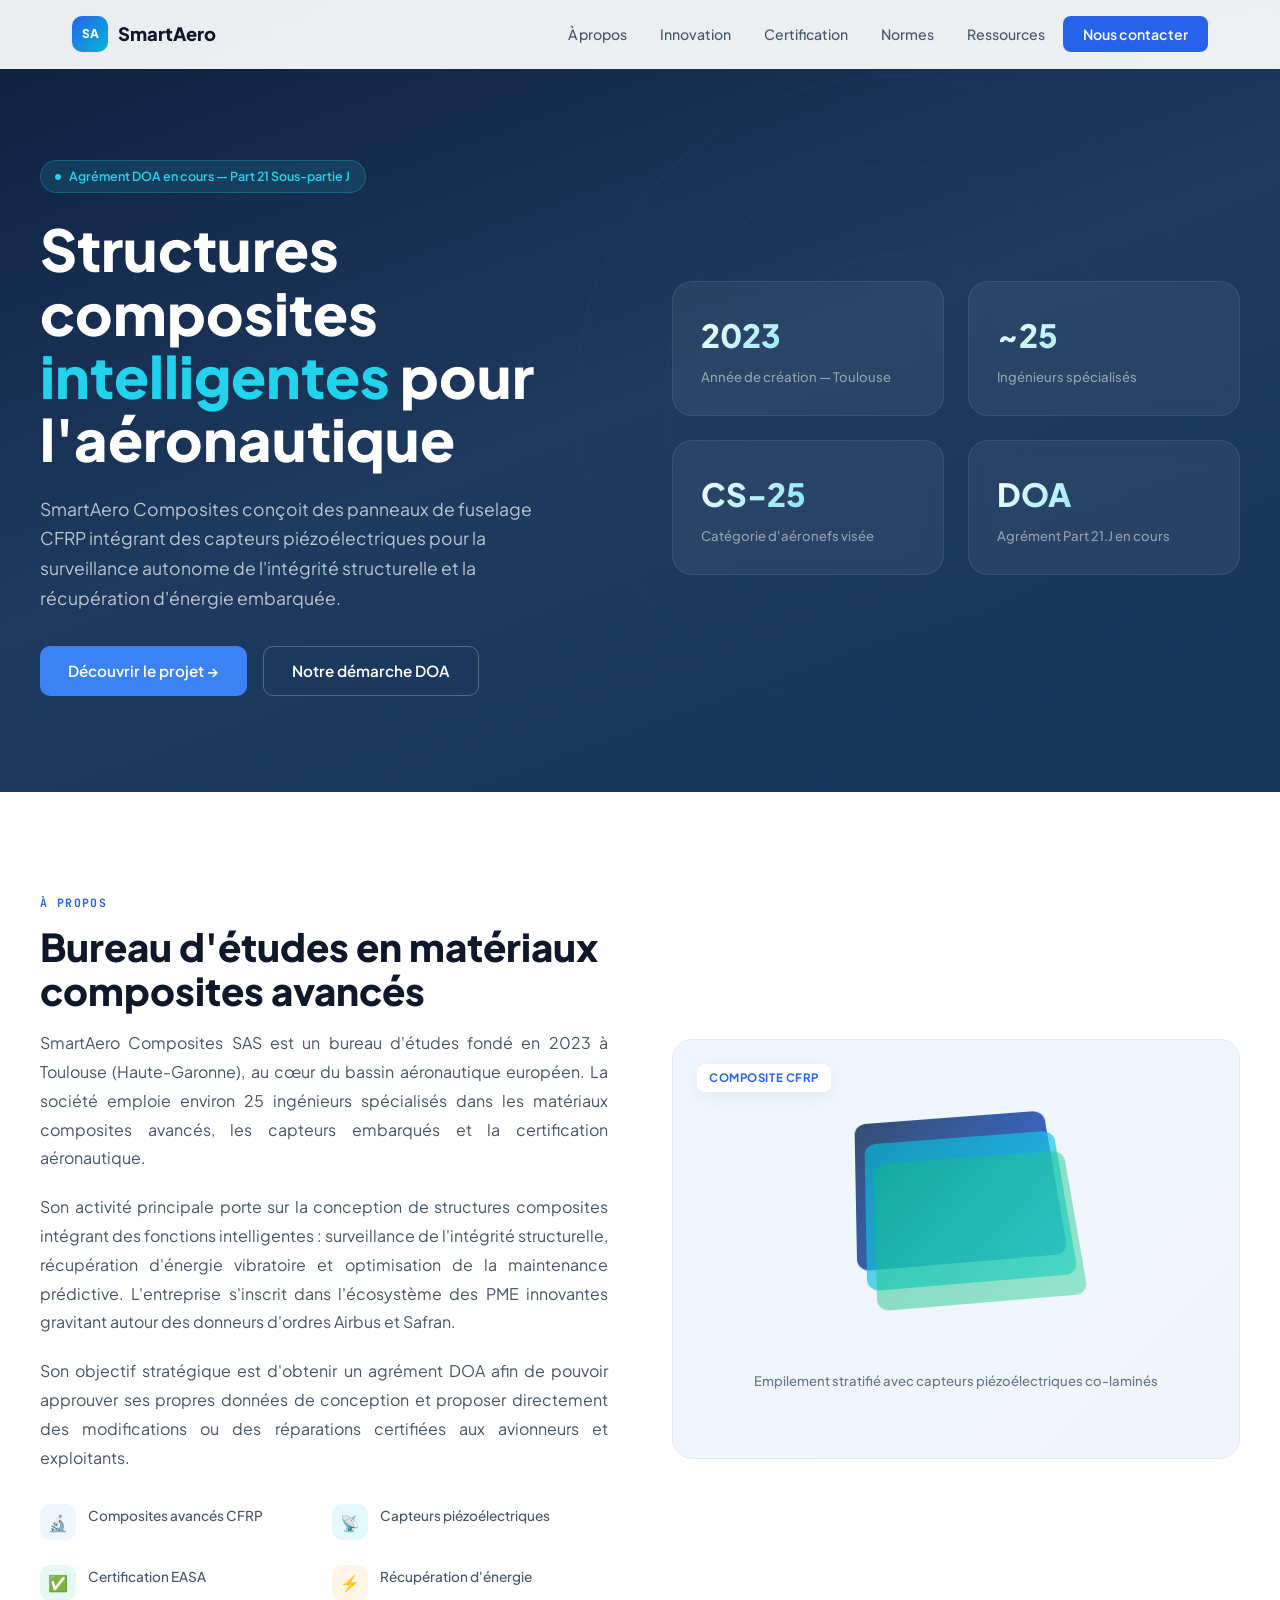
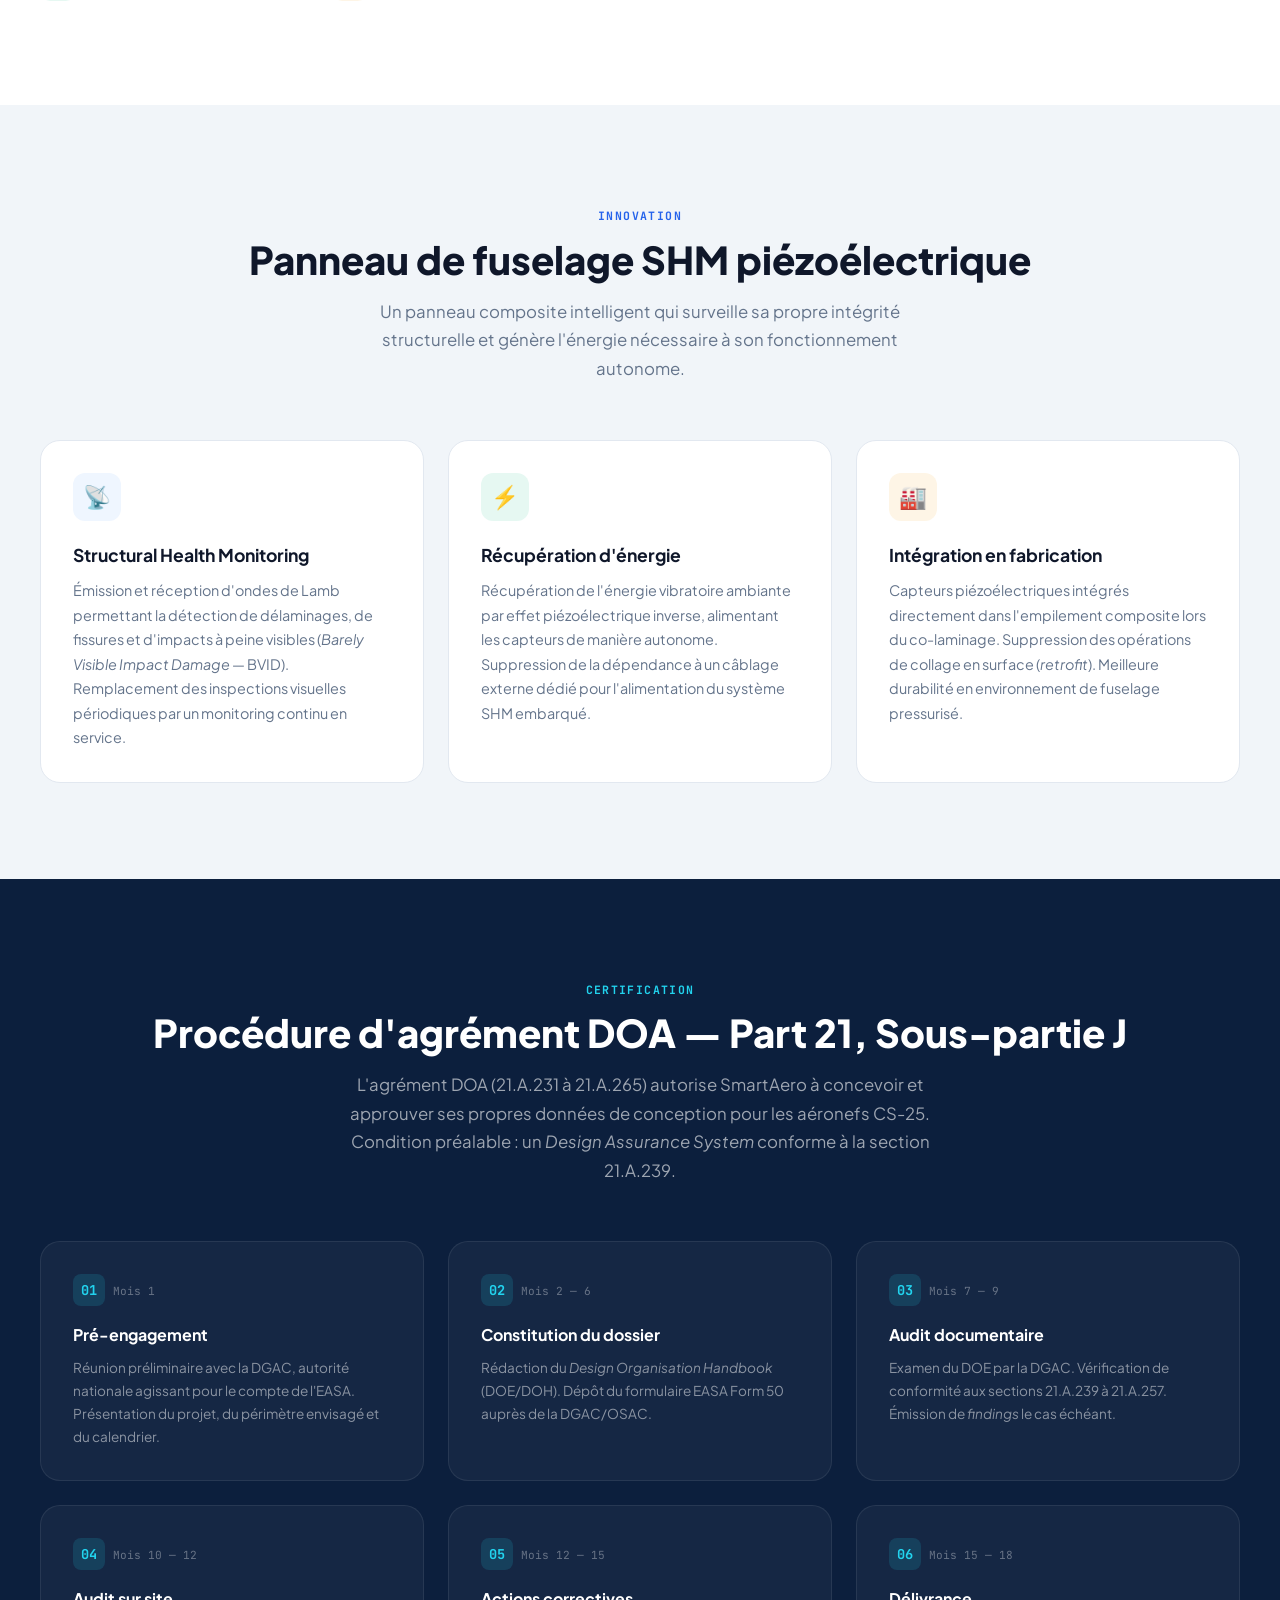
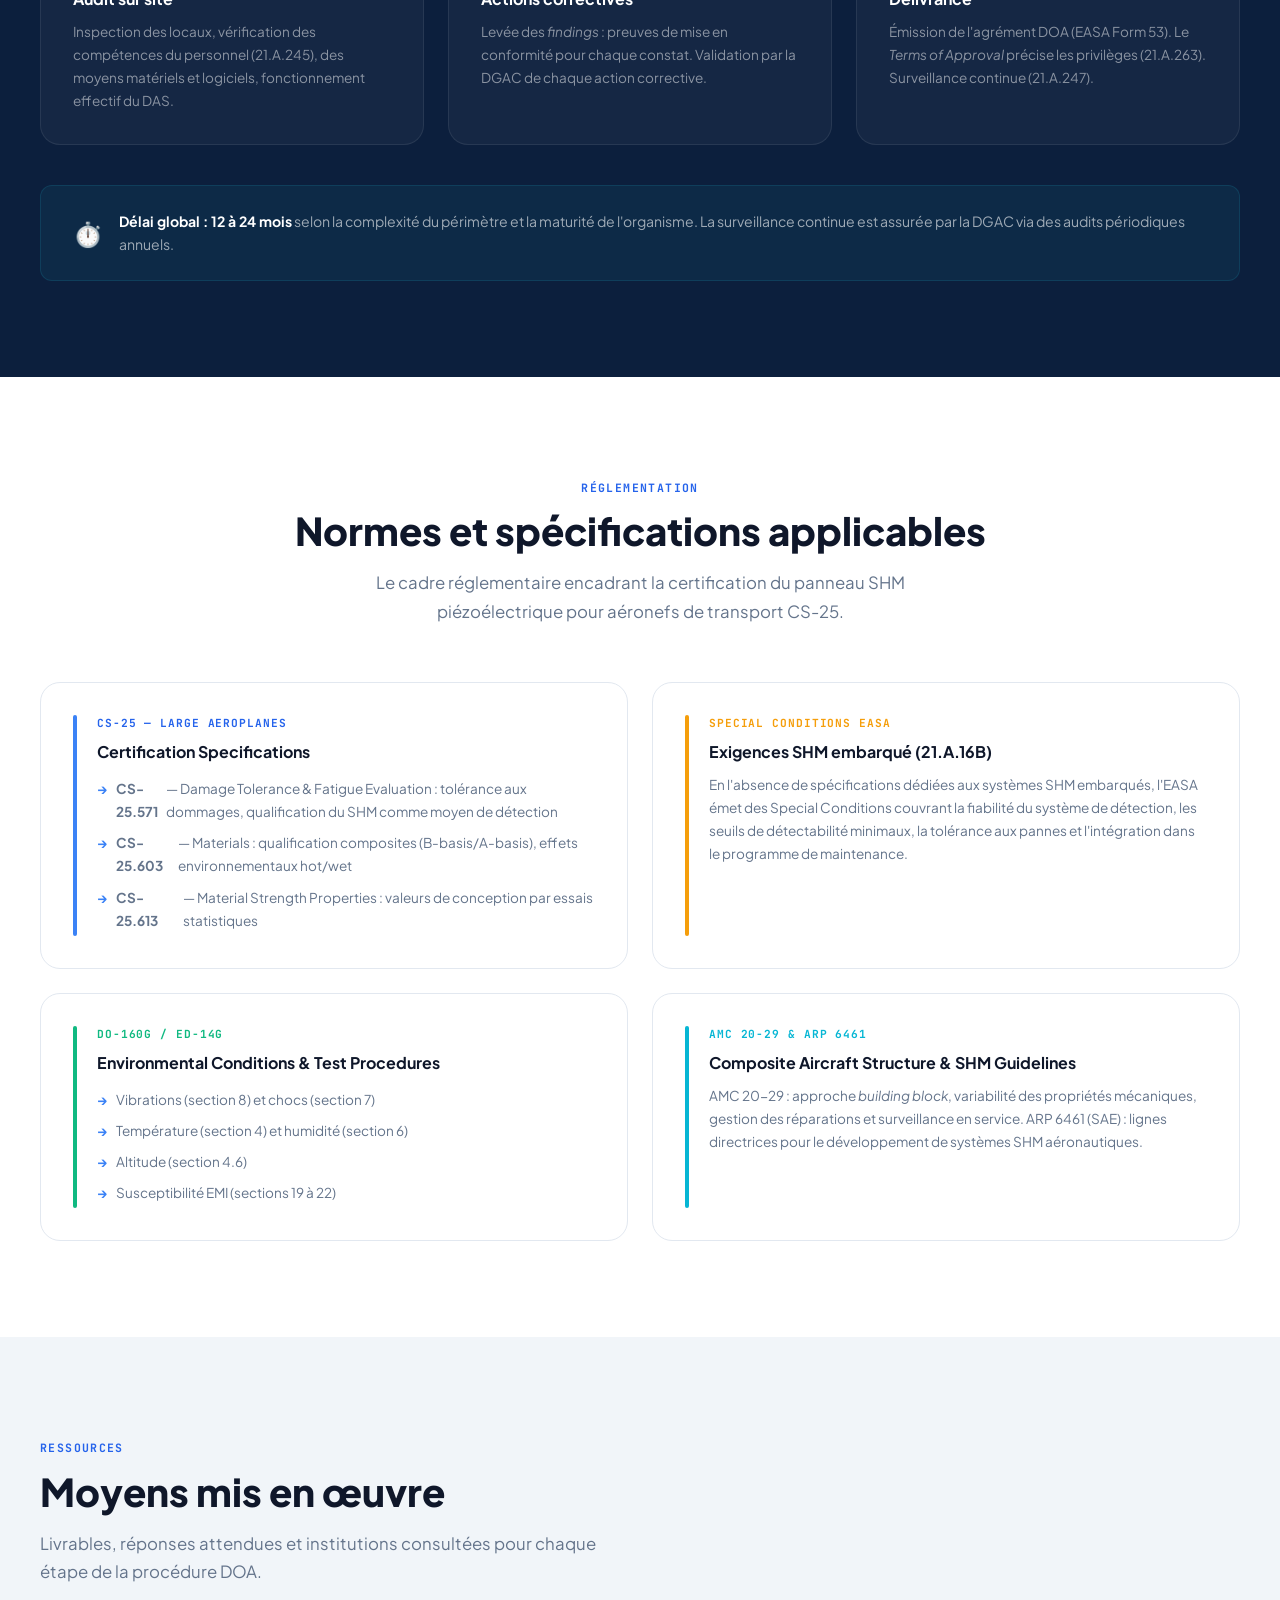
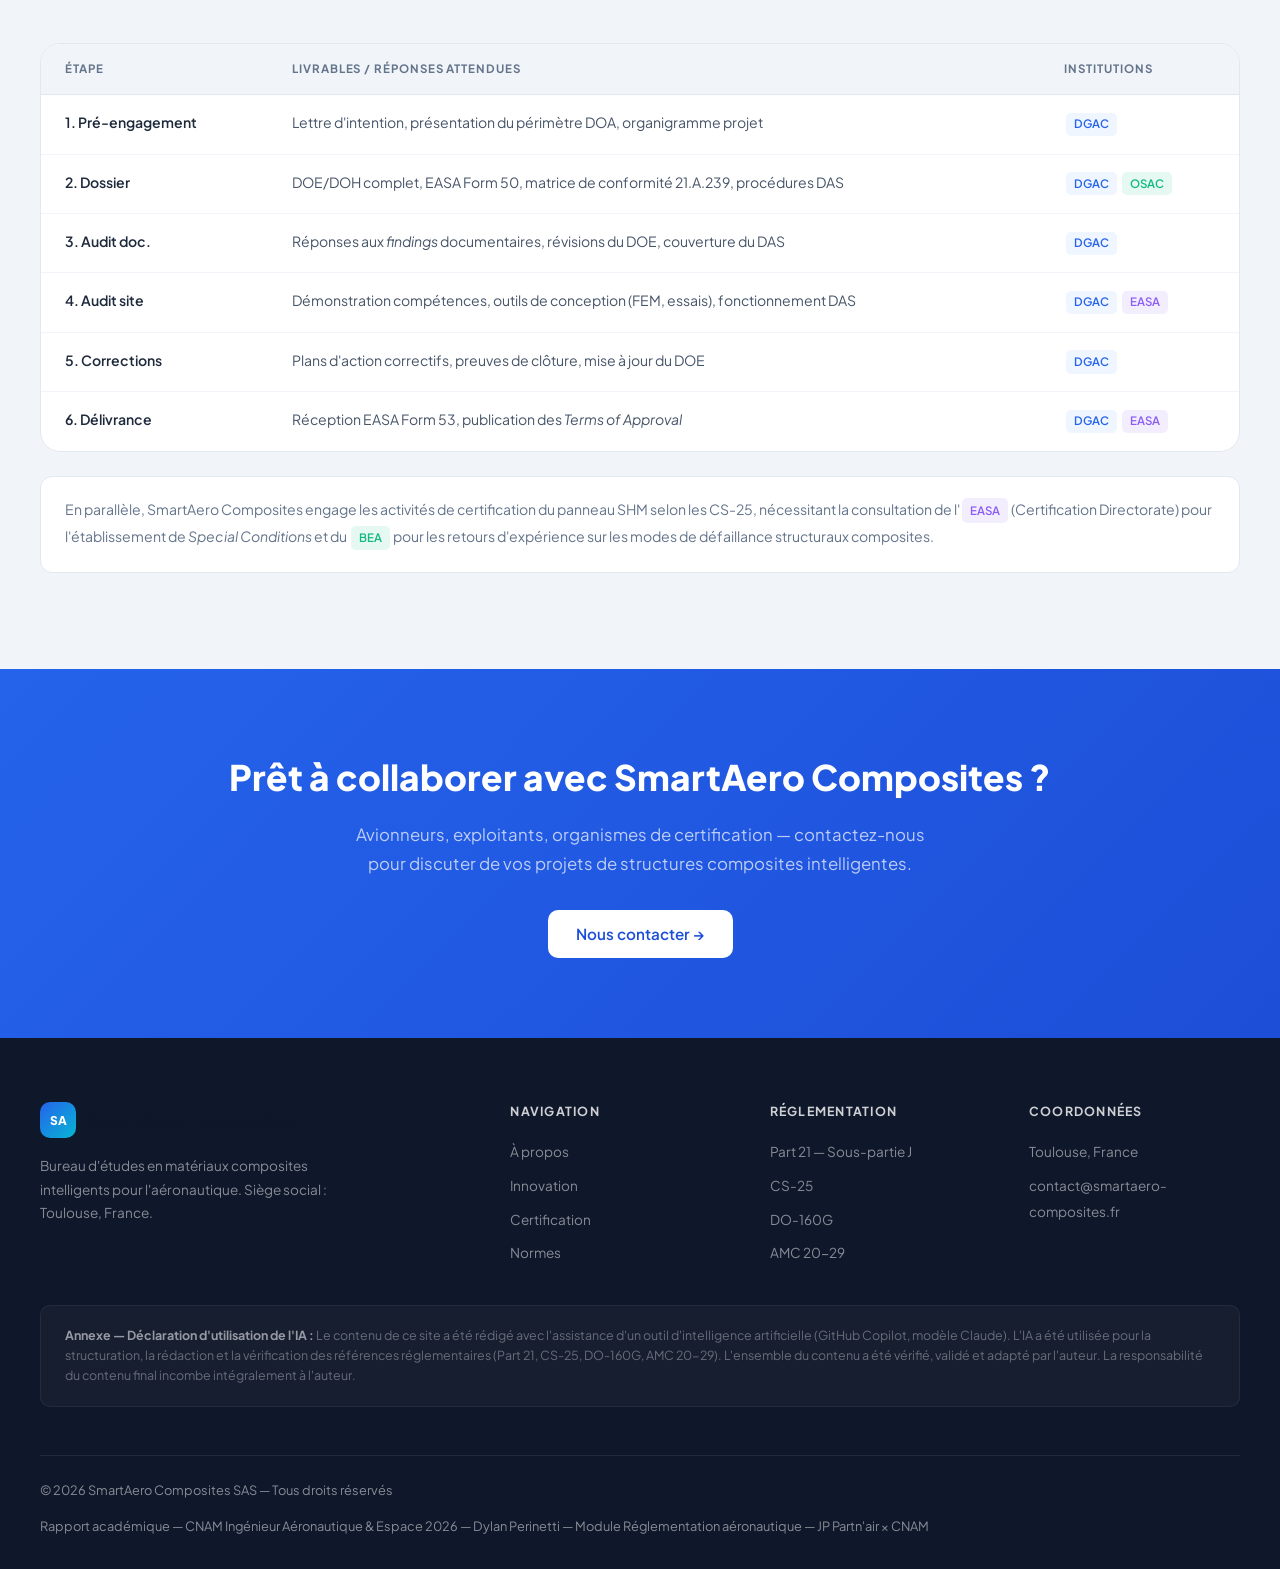
<file: ReglementationAeronautique/rapport-smartaero-doa.html>
<!DOCTYPE html>
<html lang="fr">
<head>
  <meta charset="UTF-8">
  <meta name="viewport" content="width=device-width, initial-scale=1.0">
  <title>SmartAero Composites — Structures Composites Intelligentes</title>
  <link rel="preconnect" href="https://fonts.googleapis.com">
  <link href="https://fonts.googleapis.com/css2?family=Plus+Jakarta+Sans:wght@300;400;500;600;700;800&family=JetBrains+Mono:wght@400;500&display=swap" rel="stylesheet">
  <style>
    :root {
      --white: #ffffff;
      --off-white: #f8fafc;
      --grey-50: #f1f5f9;
      --grey-100: #e2e8f0;
      --grey-200: #cbd5e1;
      --grey-300: #94a3b8;
      --grey-400: #64748b;
      --grey-500: #475569;
      --grey-600: #334155;
      --grey-700: #1e293b;
      --grey-800: #0f172a;
      --blue-50: #eff6ff;
      --blue-100: #dbeafe;
      --blue-500: #3b82f6;
      --blue-600: #2563eb;
      --blue-700: #1d4ed8;
      --blue-800: #1e3a5f;
      --blue-900: #0c1f3d;
      --cyan-400: #22d3ee;
      --cyan-500: #06b6d4;
      --emerald-400: #34d399;
      --emerald-500: #10b981;
      --amber-400: #fbbf24;
      --amber-500: #f59e0b;
      --radius: 12px;
      --radius-lg: 20px;
      --shadow-sm: 0 1px 3px rgba(0,0,0,0.06);
      --shadow: 0 4px 20px rgba(0,0,0,0.06);
      --shadow-lg: 0 12px 40px rgba(0,0,0,0.08);
    }

    * { margin: 0; padding: 0; box-sizing: border-box; }

    html { scroll-behavior: smooth; }

    body {
      font-family: 'Plus Jakarta Sans', -apple-system, BlinkMacSystemFont, sans-serif;
      color: var(--grey-700);
      background: var(--white);
      line-height: 1.6;
      -webkit-font-smoothing: antialiased;
    }

    /* ===== NAV ===== */
    .navbar {
      position: fixed; top: 0; left: 0; right: 0; z-index: 100;
      padding: 1rem 0;
      background: rgba(255,255,255,0.92);
      backdrop-filter: blur(16px);
      border-bottom: 1px solid transparent;
      transition: all 0.3s ease;
    }
    .navbar.scrolled {
      padding: 0.6rem 0;
      border-bottom-color: var(--grey-100);
      box-shadow: var(--shadow-sm);
    }
    .nav-inner {
      max-width: 1200px; margin: 0 auto; padding: 0 2rem;
      display: flex; justify-content: space-between; align-items: center;
    }
    .logo {
      display: flex; align-items: center; gap: 0.6rem;
      text-decoration: none; color: var(--grey-800);
      font-weight: 800; font-size: 1.15rem;
    }
    .logo-icon {
      width: 36px; height: 36px;
      background: linear-gradient(135deg, var(--blue-600), var(--cyan-500));
      border-radius: 10px;
      display: flex; align-items: center; justify-content: center;
      color: white; font-weight: 800; font-size: 0.75rem;
    }
    .nav-menu { display: flex; gap: 0.25rem; list-style: none; }
    .nav-menu a {
      padding: 0.5rem 0.9rem;
      text-decoration: none;
      color: var(--grey-500);
      font-size: 0.88rem; font-weight: 500;
      border-radius: 8px;
      transition: all 0.2s;
    }
    .nav-menu a:hover, .nav-menu a.active {
      color: var(--blue-600); background: var(--blue-50);
    }
    .nav-cta {
      padding: 0.55rem 1.25rem !important;
      background: var(--blue-600) !important;
      color: white !important;
      border-radius: 8px !important;
      font-weight: 600 !important;
      transition: all 0.2s !important;
    }
    .nav-cta:hover {
      background: var(--blue-700) !important;
      transform: translateY(-1px);
      box-shadow: 0 4px 12px rgba(37,99,235,0.3) !important;
    }
    .hamburger {
      display: none; cursor: pointer; padding: 4px;
      flex-direction: column; gap: 5px;
    }
    .hamburger span {
      width: 22px; height: 2px; background: var(--grey-600);
      border-radius: 2px; transition: all 0.3s;
    }

    /* ===== HERO ===== */
    .hero {
      padding: 10rem 2rem 6rem;
      background: linear-gradient(160deg, var(--blue-900) 0%, var(--blue-800) 50%, #153458 100%);
      color: white; position: relative; overflow: hidden;
    }
    .hero::after {
      content: ''; position: absolute; top: 0; right: 0;
      width: 60%; height: 100%;
      background: url("data:image/svg+xml,%3Csvg width='600' height='600' xmlns='http://www.w3.org/2000/svg'%3E%3Cdefs%3E%3ClinearGradient id='g' x1='0' y1='0' x2='1' y2='1'%3E%3Cstop offset='0%25' stop-color='%2322d3ee' stop-opacity='0.07'/%3E%3Cstop offset='100%25' stop-color='%233b82f6' stop-opacity='0.03'/%3E%3C/linearGradient%3E%3C/defs%3E%3Ccircle cx='300' cy='300' r='250' fill='none' stroke='url(%23g)' stroke-width='1'/%3E%3Ccircle cx='300' cy='300' r='180' fill='none' stroke='url(%23g)' stroke-width='1'/%3E%3Ccircle cx='300' cy='300' r='110' fill='none' stroke='url(%23g)' stroke-width='1'/%3E%3C/svg%3E") center/contain no-repeat;
      opacity: 0.6; pointer-events: none;
    }
    .hero-inner {
      max-width: 1200px; margin: 0 auto; position: relative; z-index: 1;
      display: grid; grid-template-columns: 1fr 1fr; gap: 4rem; align-items: center;
    }
    .hero-badge {
      display: inline-flex; align-items: center; gap: 0.5rem;
      padding: 0.35rem 0.9rem; background: rgba(34,211,238,0.12);
      border: 1px solid rgba(34,211,238,0.25);
      border-radius: 50px; font-size: 0.78rem; font-weight: 600;
      color: var(--cyan-400); margin-bottom: 1.5rem;
    }
    .hero-badge::before {
      content: ''; width: 6px; height: 6px; background: var(--cyan-400);
      border-radius: 50%; animation: blink 2s infinite;
    }
    @keyframes blink { 0%,100% { opacity: 1; } 50% { opacity: 0.3; } }
    .hero h1 {
      font-size: clamp(2.4rem, 4.5vw, 3.6rem);
      font-weight: 800; line-height: 1.1; margin-bottom: 1.5rem;
    }
    .hero h1 span { color: var(--cyan-400); }
    .hero-text {
      font-size: 1.1rem; color: rgba(255,255,255,0.7);
      line-height: 1.7; margin-bottom: 2rem; max-width: 520px;
    }
    .hero-buttons { display: flex; gap: 1rem; flex-wrap: wrap; }
    .btn {
      padding: 0.75rem 1.75rem; border-radius: 10px;
      font-size: 0.95rem; font-weight: 600; text-decoration: none;
      cursor: pointer; transition: all 0.25s; border: none;
      font-family: inherit; display: inline-flex; align-items: center; gap: 0.5rem;
    }
    .btn-primary {
      background: var(--blue-500); color: white;
    }
    .btn-primary:hover { background: var(--blue-600); transform: translateY(-2px); box-shadow: 0 6px 20px rgba(59,130,246,0.35); }
    .btn-outline {
      background: transparent; color: white;
      border: 1px solid rgba(255,255,255,0.25);
    }
    .btn-outline:hover { background: rgba(255,255,255,0.08); border-color: rgba(255,255,255,0.4); }

    .hero-stats {
      display: grid; grid-template-columns: 1fr 1fr; gap: 1.5rem;
    }
    .stat-card {
      background: rgba(255,255,255,0.06);
      border: 1px solid rgba(255,255,255,0.08);
      border-radius: var(--radius-lg); padding: 1.75rem;
      backdrop-filter: blur(10px);
      transition: all 0.3s;
    }
    .stat-card:hover { background: rgba(255,255,255,0.1); transform: translateY(-4px); }
    .stat-value {
      font-size: 2rem; font-weight: 800; margin-bottom: 0.3rem;
      background: linear-gradient(135deg, white, var(--cyan-400));
      -webkit-background-clip: text; -webkit-text-fill-color: transparent;
    }
    .stat-label { font-size: 0.82rem; color: rgba(255,255,255,0.5); font-weight: 500; }

    /* ===== SECTION LAYOUT ===== */
    .section { padding: 6rem 2rem; }
    .section-grey { background: var(--grey-50); }
    .section-blue { background: var(--blue-900); color: white; }
    .container { max-width: 1200px; margin: 0 auto; }
    .section-tag {
      display: inline-block;
      font-size: 0.72rem; font-weight: 700; text-transform: uppercase;
      letter-spacing: 0.12em; color: var(--blue-600); margin-bottom: 0.75rem;
      font-family: 'JetBrains Mono', monospace;
    }
    .section-blue .section-tag { color: var(--cyan-400); }
    .section-heading {
      font-size: clamp(1.8rem, 3vw, 2.4rem);
      font-weight: 800; line-height: 1.15; margin-bottom: 1rem;
      color: var(--grey-800);
    }
    .section-blue .section-heading { color: white; }
    .section-sub {
      font-size: 1.05rem; color: var(--grey-400);
      max-width: 600px; line-height: 1.7;
    }
    .section-blue .section-sub { color: rgba(255,255,255,0.6); }
    .section-header { margin-bottom: 3.5rem; }
    .section-header.center { text-align: center; }
    .section-header.center .section-sub { margin: 0 auto; }

    /* ===== ABOUT GRID ===== */
    .about-grid {
      display: grid; grid-template-columns: 1fr 1fr; gap: 4rem; align-items: center;
    }
    .about-text p {
      font-size: 1rem; color: var(--grey-500); line-height: 1.8;
      margin-bottom: 1.25rem; text-align: justify;
    }
    .about-features {
      display: grid; grid-template-columns: 1fr 1fr; gap: 1rem; margin-top: 2rem;
    }
    .about-feature {
      display: flex; align-items: flex-start; gap: 0.75rem;
    }
    .about-feature-icon {
      width: 36px; height: 36px; border-radius: 10px;
      display: flex; align-items: center; justify-content: center;
      font-size: 1rem; flex-shrink: 0;
    }
    .about-feature-icon.blue { background: var(--blue-50); }
    .about-feature-icon.cyan { background: rgba(6,182,212,0.1); }
    .about-feature-icon.green { background: rgba(16,185,129,0.1); }
    .about-feature-icon.amber { background: rgba(245,158,11,0.1); }
    .about-feature p { font-size: 0.85rem; color: var(--grey-500); font-weight: 500; }
    .about-image {
      background: linear-gradient(135deg, var(--blue-50), var(--grey-50));
      border-radius: var(--radius-lg);
      border: 1px solid var(--grey-100);
      padding: 3rem; display: flex; flex-direction: column;
      align-items: center; justify-content: center;
      min-height: 420px; position: relative; overflow: hidden;
    }
    .about-image-badge {
      position: absolute; top: 1.5rem; left: 1.5rem;
      padding: 0.3rem 0.75rem; background: white; border-radius: 8px;
      font-size: 0.72rem; font-weight: 700; color: var(--blue-600);
      box-shadow: var(--shadow);
      text-transform: uppercase; letter-spacing: 0.05em;
    }
    .composite-visual {
      width: 200px; height: 200px; position: relative;
    }
    .composite-layer {
      position: absolute; width: 100%; border-radius: 12px;
      transition: all 0.4s ease;
    }
    .composite-layer:nth-child(1) { height: 160px; top: 0; left: 0; background: linear-gradient(135deg, #1e3a5f, #2563eb); opacity: 0.9; transform: perspective(600px) rotateX(25deg) rotateZ(-5deg); }
    .composite-layer:nth-child(2) { height: 160px; top: 20px; left: 10px; background: linear-gradient(135deg, #06b6d4, #22d3ee); opacity: 0.7; transform: perspective(600px) rotateX(25deg) rotateZ(-5deg); }
    .composite-layer:nth-child(3) { height: 160px; top: 40px; left: 20px; background: linear-gradient(135deg, #10b981, #34d399); opacity: 0.5; transform: perspective(600px) rotateX(25deg) rotateZ(-5deg); }
    .about-image:hover .composite-layer:nth-child(1) { top: -10px; }
    .about-image:hover .composite-layer:nth-child(3) { top: 60px; }
    .about-image-caption {
      margin-top: 4rem; font-size: 0.82rem; color: var(--grey-400);
      text-align: center; font-weight: 500;
    }

    /* ===== PROJECT / INNOVATION ===== */
    .innovation-grid {
      display: grid; grid-template-columns: repeat(3, 1fr); gap: 1.5rem;
    }
    .innovation-card {
      background: white; border: 1px solid var(--grey-100);
      border-radius: var(--radius-lg); padding: 2rem;
      transition: all 0.3s ease; position: relative; overflow: hidden;
    }
    .innovation-card:hover {
      transform: translateY(-6px);
      box-shadow: var(--shadow-lg);
      border-color: var(--blue-100);
    }
    .innovation-card::before {
      content: ''; position: absolute; top: 0; left: 0;
      width: 100%; height: 3px; border-radius: 3px 3px 0 0;
      transition: opacity 0.3s; opacity: 0;
    }
    .innovation-card:hover::before { opacity: 1; }
    .innovation-card:nth-child(1)::before { background: linear-gradient(90deg, var(--blue-500), var(--cyan-500)); }
    .innovation-card:nth-child(2)::before { background: linear-gradient(90deg, var(--emerald-500), var(--cyan-500)); }
    .innovation-card:nth-child(3)::before { background: linear-gradient(90deg, var(--amber-500), var(--amber-400)); }
    .innovation-icon {
      width: 48px; height: 48px; border-radius: 12px;
      display: flex; align-items: center; justify-content: center;
      font-size: 1.4rem; margin-bottom: 1.25rem;
    }
    .innovation-icon.blue { background: var(--blue-50); }
    .innovation-icon.green { background: rgba(16,185,129,0.1); }
    .innovation-icon.amber { background: rgba(245,158,11,0.1); }
    .innovation-card h3 {
      font-size: 1.1rem; font-weight: 700; color: var(--grey-800);
      margin-bottom: 0.6rem;
    }
    .innovation-card p {
      font-size: 0.9rem; color: var(--grey-400); line-height: 1.7;
    }

    /* ===== DOA PROCESS ===== */
    .process-track {
      display: grid; grid-template-columns: repeat(3, 1fr); gap: 1.5rem;
    }
    .process-step {
      background: rgba(255,255,255,0.04);
      border: 1px solid rgba(255,255,255,0.08);
      border-radius: var(--radius-lg); padding: 2rem;
      transition: all 0.3s; position: relative;
    }
    .process-step:hover {
      background: rgba(255,255,255,0.08);
      transform: translateY(-4px);
      border-color: rgba(34,211,238,0.2);
    }
    .step-number {
      display: inline-flex; align-items: center; justify-content: center;
      width: 32px; height: 32px;
      background: rgba(34,211,238,0.15); color: var(--cyan-400);
      border-radius: 8px; font-size: 0.85rem; font-weight: 700;
      font-family: 'JetBrains Mono', monospace;
      margin-bottom: 1rem;
    }
    .step-delay {
      display: inline-block; margin-left: 0.5rem;
      font-size: 0.7rem; color: rgba(255,255,255,0.35);
      font-family: 'JetBrains Mono', monospace;
    }
    .process-step h4 {
      font-size: 1rem; font-weight: 700; margin-bottom: 0.5rem;
    }
    .process-step p {
      font-size: 0.85rem; color: rgba(255,255,255,0.5); line-height: 1.7;
    }
    .process-footer {
      margin-top: 2.5rem;
      padding: 1.5rem 2rem;
      background: rgba(34,211,238,0.06);
      border: 1px solid rgba(34,211,238,0.12);
      border-radius: var(--radius);
      display: flex; align-items: center; gap: 1rem;
    }
    .process-footer p {
      font-size: 0.88rem; color: rgba(255,255,255,0.6); line-height: 1.6;
    }
    .process-footer strong { color: white; }

    /* ===== NORMS ===== */
    .norms-grid {
      display: grid; grid-template-columns: repeat(2, 1fr); gap: 1.5rem;
    }
    .norm-card {
      background: white; border: 1px solid var(--grey-100);
      border-radius: var(--radius-lg); padding: 2rem;
      transition: all 0.3s; display: flex; gap: 1.25rem;
    }
    .norm-card:hover {
      transform: translateY(-4px); box-shadow: var(--shadow-lg);
      border-color: var(--blue-100);
    }
    .norm-marker {
      width: 4px; border-radius: 4px; flex-shrink: 0;
    }
    .norm-marker.blue { background: var(--blue-500); }
    .norm-marker.amber { background: var(--amber-500); }
    .norm-marker.green { background: var(--emerald-500); }
    .norm-marker.cyan { background: var(--cyan-500); }
    .norm-ref {
      font-size: 0.7rem; font-weight: 700; text-transform: uppercase;
      letter-spacing: 0.08em; margin-bottom: 0.4rem;
      font-family: 'JetBrains Mono', monospace;
    }
    .norm-ref.blue { color: var(--blue-600); }
    .norm-ref.amber { color: var(--amber-500); }
    .norm-ref.green { color: var(--emerald-500); }
    .norm-ref.cyan { color: var(--cyan-500); }
    .norm-card h4 {
      font-size: 1rem; font-weight: 700; color: var(--grey-800);
      margin-bottom: 0.5rem;
    }
    .norm-card p, .norm-card li {
      font-size: 0.85rem; color: var(--grey-400); line-height: 1.7;
    }
    .norm-card ul { list-style: none; margin-top: 0.5rem; }
    .norm-card ul li {
      padding: 0.25rem 0; display: flex; align-items: flex-start; gap: 0.5rem;
    }
    .norm-card ul li::before {
      content: '→'; color: var(--blue-500); font-weight: 700; flex-shrink: 0;
    }

    /* ===== MEANS TABLE ===== */
    .means-wrap {
      background: white; border: 1px solid var(--grey-100);
      border-radius: var(--radius-lg); overflow: hidden;
    }
    .means-table {
      width: 100%; border-collapse: collapse; font-size: 0.88rem;
    }
    .means-table thead { background: var(--grey-50); }
    .means-table th {
      padding: 1rem 1.5rem; text-align: left;
      font-size: 0.72rem; font-weight: 700; text-transform: uppercase;
      letter-spacing: 0.08em; color: var(--grey-400);
      border-bottom: 1px solid var(--grey-100);
    }
    .means-table td {
      padding: 1rem 1.5rem; border-bottom: 1px solid var(--grey-50);
      color: var(--grey-500); vertical-align: top; line-height: 1.6;
    }
    .means-table tr:last-child td { border-bottom: none; }
    .means-table tr:hover td { background: var(--blue-50); }
    .means-table td:first-child { font-weight: 600; color: var(--grey-700); white-space: nowrap; }
    .tag {
      display: inline-block; padding: 0.15rem 0.5rem;
      border-radius: 5px; font-size: 0.72rem; font-weight: 600;
      margin: 0.1rem;
    }
    .tag-blue { background: var(--blue-50); color: var(--blue-600); }
    .tag-green { background: rgba(16,185,129,0.1); color: var(--emerald-500); }
    .tag-purple { background: rgba(139,92,246,0.1); color: #8b5cf6; }

    /* ===== CTA BANNER ===== */
    .cta-banner {
      padding: 5rem 2rem;
      background: linear-gradient(135deg, var(--blue-600), var(--blue-700));
      text-align: center; color: white;
    }
    .cta-banner h2 {
      font-size: clamp(1.6rem, 3vw, 2.2rem);
      font-weight: 800; margin-bottom: 1rem;
    }
    .cta-banner p {
      font-size: 1.05rem; color: rgba(255,255,255,0.7);
      max-width: 600px; margin: 0 auto 2rem; line-height: 1.7;
    }
    .btn-white {
      background: white; color: var(--blue-700);
    }
    .btn-white:hover { box-shadow: 0 6px 20px rgba(0,0,0,0.15); transform: translateY(-2px); }

    /* ===== FOOTER ===== */
    .footer {
      padding: 4rem 2rem 2rem;
      background: var(--grey-800); color: rgba(255,255,255,0.5);
    }
    .footer-inner {
      max-width: 1200px; margin: 0 auto;
      display: grid; grid-template-columns: 2fr 1fr 1fr 1fr; gap: 3rem;
    }
    .footer-brand p {
      font-size: 0.85rem; line-height: 1.7; margin-top: 1rem; max-width: 300px;
    }
    .footer h5 {
      font-size: 0.78rem; font-weight: 700; text-transform: uppercase;
      letter-spacing: 0.1em; color: rgba(255,255,255,0.8); margin-bottom: 1rem;
    }
    .footer ul { list-style: none; }
    .footer ul li { margin-bottom: 0.5rem; }
    .footer ul a {
      color: rgba(255,255,255,0.5); text-decoration: none;
      font-size: 0.85rem; transition: color 0.2s;
    }
    .footer ul a:hover { color: white; }
    .footer-bottom {
      max-width: 1200px; margin: 3rem auto 0; padding-top: 1.5rem;
      border-top: 1px solid rgba(255,255,255,0.08);
      display: flex; justify-content: space-between; align-items: center;
      font-size: 0.8rem; flex-wrap: wrap; gap: 1rem;
    }
    .footer-ia {
      max-width: 1200px; margin: 2rem auto 0;
      padding: 1.25rem 1.5rem;
      background: rgba(255,255,255,0.03);
      border: 1px solid rgba(255,255,255,0.06);
      border-radius: 10px;
      font-size: 0.78rem; color: rgba(255,255,255,0.35); line-height: 1.6;
    }
    .footer-ia strong { color: rgba(255,255,255,0.55); }

    /* ===== ANIMATIONS ===== */
    .reveal {
      opacity: 0; transform: translateY(24px);
      transition: opacity 0.6s ease, transform 0.6s ease;
    }
    .reveal.visible { opacity: 1; transform: translateY(0); }
    .reveal-delay-1 { transition-delay: 0.1s; }
    .reveal-delay-2 { transition-delay: 0.2s; }
    .reveal-delay-3 { transition-delay: 0.25s; }

    /* ===== RESPONSIVE ===== */
    @media (max-width: 1024px) {
      .hero-inner { grid-template-columns: 1fr; text-align: center; }
      .hero-text { margin: 0 auto 2rem; }
      .hero-buttons { justify-content: center; }
      .hero-stats { max-width: 500px; margin: 3rem auto 0; }
      .about-grid { grid-template-columns: 1fr; }
      .process-track { grid-template-columns: 1fr 1fr; }
      .footer-inner { grid-template-columns: 1fr 1fr; }
    }
    @media (max-width: 768px) {
      .nav-menu { display: none; position: absolute; top: 100%; left: 0; right: 0;
        background: white; flex-direction: column; padding: 1rem; gap: 0;
        border-bottom: 1px solid var(--grey-100); box-shadow: var(--shadow); }
      .nav-menu.open { display: flex; }
      .hamburger { display: flex; }
      .hero { padding: 8rem 2rem 4rem; }
      .hero-stats { grid-template-columns: 1fr 1fr; }
      .innovation-grid { grid-template-columns: 1fr; }
      .process-track { grid-template-columns: 1fr; }
      .norms-grid { grid-template-columns: 1fr; }
      .footer-inner { grid-template-columns: 1fr; }
      .footer-bottom { flex-direction: column; text-align: center; }
    }
    @media (max-width: 480px) {
      .hero-stats { grid-template-columns: 1fr; }
      .about-features { grid-template-columns: 1fr; }
    }
  </style>
</head>
<body>

  <!-- ===== NAVBAR ===== -->
  <nav class="navbar" id="navbar">
    <div class="nav-inner">
      <a href="#" class="logo">
        <div class="logo-icon">SA</div>
        SmartAero
      </a>
      <ul class="nav-menu" id="navMenu">
        <li><a href="#about" data-section="about">À propos</a></li>
        <li><a href="#innovation" data-section="innovation">Innovation</a></li>
        <li><a href="#certification" data-section="certification">Certification</a></li>
        <li><a href="#normes" data-section="normes">Normes</a></li>
        <li><a href="#moyens" data-section="moyens">Ressources</a></li>
        <li><a href="#contact" class="nav-cta">Nous contacter</a></li>
      </ul>
      <div class="hamburger" id="hamburger">
        <span></span><span></span><span></span>
      </div>
    </div>
  </nav>

  <!-- ===== HERO ===== -->
  <section class="hero" id="hero">
    <div class="hero-inner">
      <div>
        <div class="hero-badge">Agrément DOA en cours — Part 21 Sous-partie J</div>
        <h1>Structures composites <span>intelligentes</span> pour l'aéronautique</h1>
        <p class="hero-text">
          SmartAero Composites conçoit des panneaux de fuselage CFRP intégrant des capteurs piézoélectriques pour la surveillance autonome de l'intégrité structurelle et la récupération d'énergie embarquée.
        </p>
        <div class="hero-buttons">
          <a href="#innovation" class="btn btn-primary">Découvrir le projet →</a>
          <a href="#certification" class="btn btn-outline">Notre démarche DOA</a>
        </div>
      </div>
      <div class="hero-stats">
        <div class="stat-card">
          <div class="stat-value">2023</div>
          <div class="stat-label">Année de création — Toulouse</div>
        </div>
        <div class="stat-card">
          <div class="stat-value">~25</div>
          <div class="stat-label">Ingénieurs spécialisés</div>
        </div>
        <div class="stat-card">
          <div class="stat-value">CS-25</div>
          <div class="stat-label">Catégorie d'aéronefs visée</div>
        </div>
        <div class="stat-card">
          <div class="stat-value">DOA</div>
          <div class="stat-label">Agrément Part 21.J en cours</div>
        </div>
      </div>
    </div>
  </section>

  <!-- ===== À PROPOS ===== -->
  <section class="section" id="about">
    <div class="container">
      <div class="about-grid">
        <div class="about-text reveal">
          <div class="section-tag">À propos</div>
          <h2 class="section-heading">Bureau d'études en matériaux composites avancés</h2>
          <p>
            SmartAero Composites SAS est un bureau d'études fondé en 2023 à Toulouse (Haute-Garonne), au cœur du bassin aéronautique européen. La société emploie environ 25 ingénieurs spécialisés dans les matériaux composites avancés, les capteurs embarqués et la certification aéronautique.
          </p>
          <p>
            Son activité principale porte sur la conception de structures composites intégrant des fonctions intelligentes : surveillance de l'intégrité structurelle, récupération d'énergie vibratoire et optimisation de la maintenance prédictive. L'entreprise s'inscrit dans l'écosystème des PME innovantes gravitant autour des donneurs d'ordres Airbus et Safran.
          </p>
          <p>
            Son objectif stratégique est d'obtenir un agrément DOA afin de pouvoir approuver ses propres données de conception et proposer directement des modifications ou des réparations certifiées aux avionneurs et exploitants.
          </p>
          <div class="about-features">
            <div class="about-feature">
              <div class="about-feature-icon blue">🔬</div>
              <p>Composites avancés CFRP</p>
            </div>
            <div class="about-feature">
              <div class="about-feature-icon cyan">📡</div>
              <p>Capteurs piézoélectriques</p>
            </div>
            <div class="about-feature">
              <div class="about-feature-icon green">✅</div>
              <p>Certification EASA</p>
            </div>
            <div class="about-feature">
              <div class="about-feature-icon amber">⚡</div>
              <p>Récupération d'énergie</p>
            </div>
          </div>
        </div>
        <div class="about-image reveal reveal-delay-2">
          <div class="about-image-badge">Composite CFRP</div>
          <div class="composite-visual">
            <div class="composite-layer"></div>
            <div class="composite-layer"></div>
            <div class="composite-layer"></div>
          </div>
          <p class="about-image-caption">Empilement stratifié avec capteurs piézoélectriques co-laminés</p>
        </div>
      </div>
    </div>
  </section>

  <!-- ===== INNOVATION / PROJET SHM ===== -->
  <section class="section section-grey" id="innovation">
    <div class="container">
      <div class="section-header center reveal">
        <div class="section-tag">Innovation</div>
        <h2 class="section-heading">Panneau de fuselage SHM piézoélectrique</h2>
        <p class="section-sub">Un panneau composite intelligent qui surveille sa propre intégrité structurelle et génère l'énergie nécessaire à son fonctionnement autonome.</p>
      </div>

      <div class="innovation-grid">
        <div class="innovation-card reveal">
          <div class="innovation-icon blue">📡</div>
          <h3>Structural Health Monitoring</h3>
          <p>Émission et réception d'ondes de Lamb permettant la détection de délaminages, de fissures et d'impacts à peine visibles (<em>Barely Visible Impact Damage</em> — BVID). Remplacement des inspections visuelles périodiques par un monitoring continu en service.</p>
        </div>
        <div class="innovation-card reveal reveal-delay-1">
          <div class="innovation-icon green">⚡</div>
          <h3>Récupération d'énergie</h3>
          <p>Récupération de l'énergie vibratoire ambiante par effet piézoélectrique inverse, alimentant les capteurs de manière autonome. Suppression de la dépendance à un câblage externe dédié pour l'alimentation du système SHM embarqué.</p>
        </div>
        <div class="innovation-card reveal reveal-delay-2">
          <div class="innovation-icon amber">🏭</div>
          <h3>Intégration en fabrication</h3>
          <p>Capteurs piézoélectriques intégrés directement dans l'empilement composite lors du co-laminage. Suppression des opérations de collage en surface (<em>retrofit</em>). Meilleure durabilité en environnement de fuselage pressurisé.</p>
        </div>
      </div>
    </div>
  </section>

  <!-- ===== CERTIFICATION DOA ===== -->
  <section class="section section-blue" id="certification">
    <div class="container">
      <div class="section-header center reveal">
        <div class="section-tag">Certification</div>
        <h2 class="section-heading">Procédure d'agrément DOA — Part 21, Sous-partie J</h2>
        <p class="section-sub">L'agrément DOA (21.A.231 à 21.A.265) autorise SmartAero à concevoir et approuver ses propres données de conception pour les aéronefs CS-25. Condition préalable : un <em>Design Assurance System</em> conforme à la section 21.A.239.</p>
      </div>

      <div class="process-track">
        <div class="process-step reveal">
          <span class="step-number">01</span><span class="step-delay">Mois 1</span>
          <h4>Pré-engagement</h4>
          <p>Réunion préliminaire avec la DGAC, autorité nationale agissant pour le compte de l'EASA. Présentation du projet, du périmètre envisagé et du calendrier.</p>
        </div>
        <div class="process-step reveal reveal-delay-1">
          <span class="step-number">02</span><span class="step-delay">Mois 2 — 6</span>
          <h4>Constitution du dossier</h4>
          <p>Rédaction du <em>Design Organisation Handbook</em> (DOE/DOH). Dépôt du formulaire EASA Form 50 auprès de la DGAC/OSAC.</p>
        </div>
        <div class="process-step reveal reveal-delay-2">
          <span class="step-number">03</span><span class="step-delay">Mois 7 — 9</span>
          <h4>Audit documentaire</h4>
          <p>Examen du DOE par la DGAC. Vérification de conformité aux sections 21.A.239 à 21.A.257. Émission de <em>findings</em> le cas échéant.</p>
        </div>
        <div class="process-step reveal">
          <span class="step-number">04</span><span class="step-delay">Mois 10 — 12</span>
          <h4>Audit sur site</h4>
          <p>Inspection des locaux, vérification des compétences du personnel (21.A.245), des moyens matériels et logiciels, fonctionnement effectif du DAS.</p>
        </div>
        <div class="process-step reveal reveal-delay-1">
          <span class="step-number">05</span><span class="step-delay">Mois 12 — 15</span>
          <h4>Actions correctives</h4>
          <p>Levée des <em>findings</em> : preuves de mise en conformité pour chaque constat. Validation par la DGAC de chaque action corrective.</p>
        </div>
        <div class="process-step reveal reveal-delay-2">
          <span class="step-number">06</span><span class="step-delay">Mois 15 — 18</span>
          <h4>Délivrance</h4>
          <p>Émission de l'agrément DOA (EASA Form 53). Le <em>Terms of Approval</em> précise les privilèges (21.A.263). Surveillance continue (21.A.247).</p>
        </div>
      </div>

      <div class="process-footer reveal">
        <span style="font-size: 1.5rem;">⏱️</span>
        <p><strong>Délai global : 12 à 24 mois</strong> selon la complexité du périmètre et la maturité de l'organisme. La surveillance continue est assurée par la DGAC via des audits périodiques annuels.</p>
      </div>
    </div>
  </section>

  <!-- ===== NORMES ===== -->
  <section class="section" id="normes">
    <div class="container">
      <div class="section-header center reveal">
        <div class="section-tag">Réglementation</div>
        <h2 class="section-heading">Normes et spécifications applicables</h2>
        <p class="section-sub">Le cadre réglementaire encadrant la certification du panneau SHM piézoélectrique pour aéronefs de transport CS-25.</p>
      </div>

      <div class="norms-grid">
        <div class="norm-card reveal">
          <div class="norm-marker blue"></div>
          <div>
            <div class="norm-ref blue">CS-25 — Large Aeroplanes</div>
            <h4>Certification Specifications</h4>
            <ul>
              <li><strong>CS-25.571</strong> — Damage Tolerance &amp; Fatigue Evaluation : tolérance aux dommages, qualification du SHM comme moyen de détection</li>
              <li><strong>CS-25.603</strong> — Materials : qualification composites (B-basis/A-basis), effets environnementaux hot/wet</li>
              <li><strong>CS-25.613</strong> — Material Strength Properties : valeurs de conception par essais statistiques</li>
            </ul>
          </div>
        </div>
        <div class="norm-card reveal reveal-delay-1">
          <div class="norm-marker amber"></div>
          <div>
            <div class="norm-ref amber">Special Conditions EASA</div>
            <h4>Exigences SHM embarqué (21.A.16B)</h4>
            <p>En l'absence de spécifications dédiées aux systèmes SHM embarqués, l'EASA émet des Special Conditions couvrant la fiabilité du système de détection, les seuils de détectabilité minimaux, la tolérance aux pannes et l'intégration dans le programme de maintenance.</p>
          </div>
        </div>
        <div class="norm-card reveal">
          <div class="norm-marker green"></div>
          <div>
            <div class="norm-ref green">DO-160G / ED-14G</div>
            <h4>Environmental Conditions &amp; Test Procedures</h4>
            <ul>
              <li>Vibrations (section 8) et chocs (section 7)</li>
              <li>Température (section 4) et humidité (section 6)</li>
              <li>Altitude (section 4.6)</li>
              <li>Susceptibilité EMI (sections 19 à 22)</li>
            </ul>
          </div>
        </div>
        <div class="norm-card reveal reveal-delay-1">
          <div class="norm-marker cyan"></div>
          <div>
            <div class="norm-ref cyan">AMC 20-29 &amp; ARP 6461</div>
            <h4>Composite Aircraft Structure &amp; SHM Guidelines</h4>
            <p>AMC 20-29 : approche <em>building block</em>, variabilité des propriétés mécaniques, gestion des réparations et surveillance en service. ARP 6461 (SAE) : lignes directrices pour le développement de systèmes SHM aéronautiques.</p>
          </div>
        </div>
      </div>
    </div>
  </section>

  <!-- ===== MOYENS / RESSOURCES ===== -->
  <section class="section section-grey" id="moyens">
    <div class="container">
      <div class="section-header reveal">
        <div class="section-tag">Ressources</div>
        <h2 class="section-heading">Moyens mis en œuvre</h2>
        <p class="section-sub">Livrables, réponses attendues et institutions consultées pour chaque étape de la procédure DOA.</p>
      </div>

      <div class="means-wrap reveal">
        <table class="means-table">
          <thead>
            <tr>
              <th>Étape</th>
              <th>Livrables / Réponses attendues</th>
              <th>Institutions</th>
            </tr>
          </thead>
          <tbody>
            <tr>
              <td>1. Pré-engagement</td>
              <td>Lettre d'intention, présentation du périmètre DOA, organigramme projet</td>
              <td><span class="tag tag-blue">DGAC</span></td>
            </tr>
            <tr>
              <td>2. Dossier</td>
              <td>DOE/DOH complet, EASA Form 50, matrice de conformité 21.A.239, procédures DAS</td>
              <td><span class="tag tag-blue">DGAC</span> <span class="tag tag-green">OSAC</span></td>
            </tr>
            <tr>
              <td>3. Audit doc.</td>
              <td>Réponses aux <em>findings</em> documentaires, révisions du DOE, couverture du DAS</td>
              <td><span class="tag tag-blue">DGAC</span></td>
            </tr>
            <tr>
              <td>4. Audit site</td>
              <td>Démonstration compétences, outils de conception (FEM, essais), fonctionnement DAS</td>
              <td><span class="tag tag-blue">DGAC</span> <span class="tag tag-purple">EASA</span></td>
            </tr>
            <tr>
              <td>5. Corrections</td>
              <td>Plans d'action correctifs, preuves de clôture, mise à jour du DOE</td>
              <td><span class="tag tag-blue">DGAC</span></td>
            </tr>
            <tr>
              <td>6. Délivrance</td>
              <td>Réception EASA Form 53, publication des <em>Terms of Approval</em></td>
              <td><span class="tag tag-blue">DGAC</span> <span class="tag tag-purple">EASA</span></td>
            </tr>
          </tbody>
        </table>
      </div>

      <div class="reveal" style="margin-top: 1.5rem; padding: 1.25rem 1.5rem; background: white; border: 1px solid var(--grey-100); border-radius: 12px;">
        <p style="font-size: 0.88rem; color: var(--grey-400); line-height: 1.7;">
          En parallèle, SmartAero Composites engage les activités de certification du panneau SHM selon les CS-25, nécessitant la consultation de l'<span class="tag tag-purple">EASA</span> (Certification Directorate) pour l'établissement de <em>Special Conditions</em> et du <span class="tag tag-green">BEA</span> pour les retours d'expérience sur les modes de défaillance structuraux composites.
        </p>
      </div>
    </div>
  </section>

  <!-- ===== CTA ===== -->
  <section class="cta-banner" id="contact">
    <h2>Prêt à collaborer avec SmartAero Composites ?</h2>
    <p>Avionneurs, exploitants, organismes de certification — contactez-nous pour discuter de vos projets de structures composites intelligentes.</p>
    <a href="mailto:contact@smartaero-composites.fr" class="btn btn-white">Nous contacter →</a>
  </section>

  <!-- ===== FOOTER ===== -->
  <footer class="footer">
    <div class="footer-inner">
      <div class="footer-brand">
        <a href="#" class="logo" style="margin-bottom: 0.5rem;">
          <div class="logo-icon">SA</div>
          SmartAero Composites
        </a>
        <p>Bureau d'études en matériaux composites intelligents pour l'aéronautique. Siège social : Toulouse, France.</p>
      </div>
      <div>
        <h5>Navigation</h5>
        <ul>
          <li><a href="#about">À propos</a></li>
          <li><a href="#innovation">Innovation</a></li>
          <li><a href="#certification">Certification</a></li>
          <li><a href="#normes">Normes</a></li>
        </ul>
      </div>
      <div>
        <h5>Réglementation</h5>
        <ul>
          <li><a href="#">Part 21 — Sous-partie J</a></li>
          <li><a href="#">CS-25</a></li>
          <li><a href="#">DO-160G</a></li>
          <li><a href="#">AMC 20-29</a></li>
        </ul>
      </div>
      <div>
        <h5>Coordonnées</h5>
        <ul>
          <li><a href="#">Toulouse, France</a></li>
          <li><a href="mailto:contact@smartaero-composites.fr">contact@smartaero-composites.fr</a></li>
        </ul>
      </div>
    </div>

    <div class="footer-ia">
      <strong>Annexe — Déclaration d'utilisation de l'IA :</strong> Le contenu de ce site a été rédigé avec l'assistance d'un outil d'intelligence artificielle (GitHub Copilot, modèle Claude). L'IA a été utilisée pour la structuration, la rédaction et la vérification des références réglementaires (Part 21, CS-25, DO-160G, AMC 20-29). L'ensemble du contenu a été vérifié, validé et adapté par l'auteur. La responsabilité du contenu final incombe intégralement à l'auteur.
    </div>

    <div class="footer-bottom">
      <span>© 2026 SmartAero Composites SAS — Tous droits réservés</span>
      <span>Rapport académique — CNAM Ingénieur Aéronautique &amp; Espace 2026 — Dylan Perinetti — Module Réglementation aéronautique — JP Partn'air × CNAM</span>
    </div>
  </footer>

  <script>
    // Scroll reveal
    const observer = new IntersectionObserver((entries) => {
      entries.forEach(e => { if (e.isIntersecting) e.target.classList.add('visible'); });
    }, { threshold: 0.1, rootMargin: '0px 0px -40px 0px' });
    document.querySelectorAll('.reveal').forEach(el => observer.observe(el));

    // Navbar scroll
    const nav = document.getElementById('navbar');
    window.addEventListener('scroll', () => {
      nav.classList.toggle('scrolled', window.scrollY > 50);
      // Active link
      const scrollY = window.scrollY + 150;
      document.querySelectorAll('section[id]').forEach(sec => {
        const top = sec.offsetTop, h = sec.offsetHeight, id = sec.id;
        const link = document.querySelector(`.nav-menu a[data-section="${id}"]`);
        if (link) link.classList.toggle('active', scrollY >= top && scrollY < top + h);
      });
    });

    // Hamburger
    document.getElementById('hamburger').addEventListener('click', () => {
      document.getElementById('navMenu').classList.toggle('open');
    });
    document.querySelectorAll('.nav-menu a').forEach(a => {
      a.addEventListener('click', () => document.getElementById('navMenu').classList.remove('open'));
    });

    // Smooth scroll
    document.querySelectorAll('a[href^="#"]').forEach(a => {
      a.addEventListener('click', function(e) {
        e.preventDefault();
        const t = document.querySelector(this.getAttribute('href'));
        if (t) t.scrollIntoView({ behavior: 'smooth' });
      });
    });
  </script>
</body>
</html>
</file>
